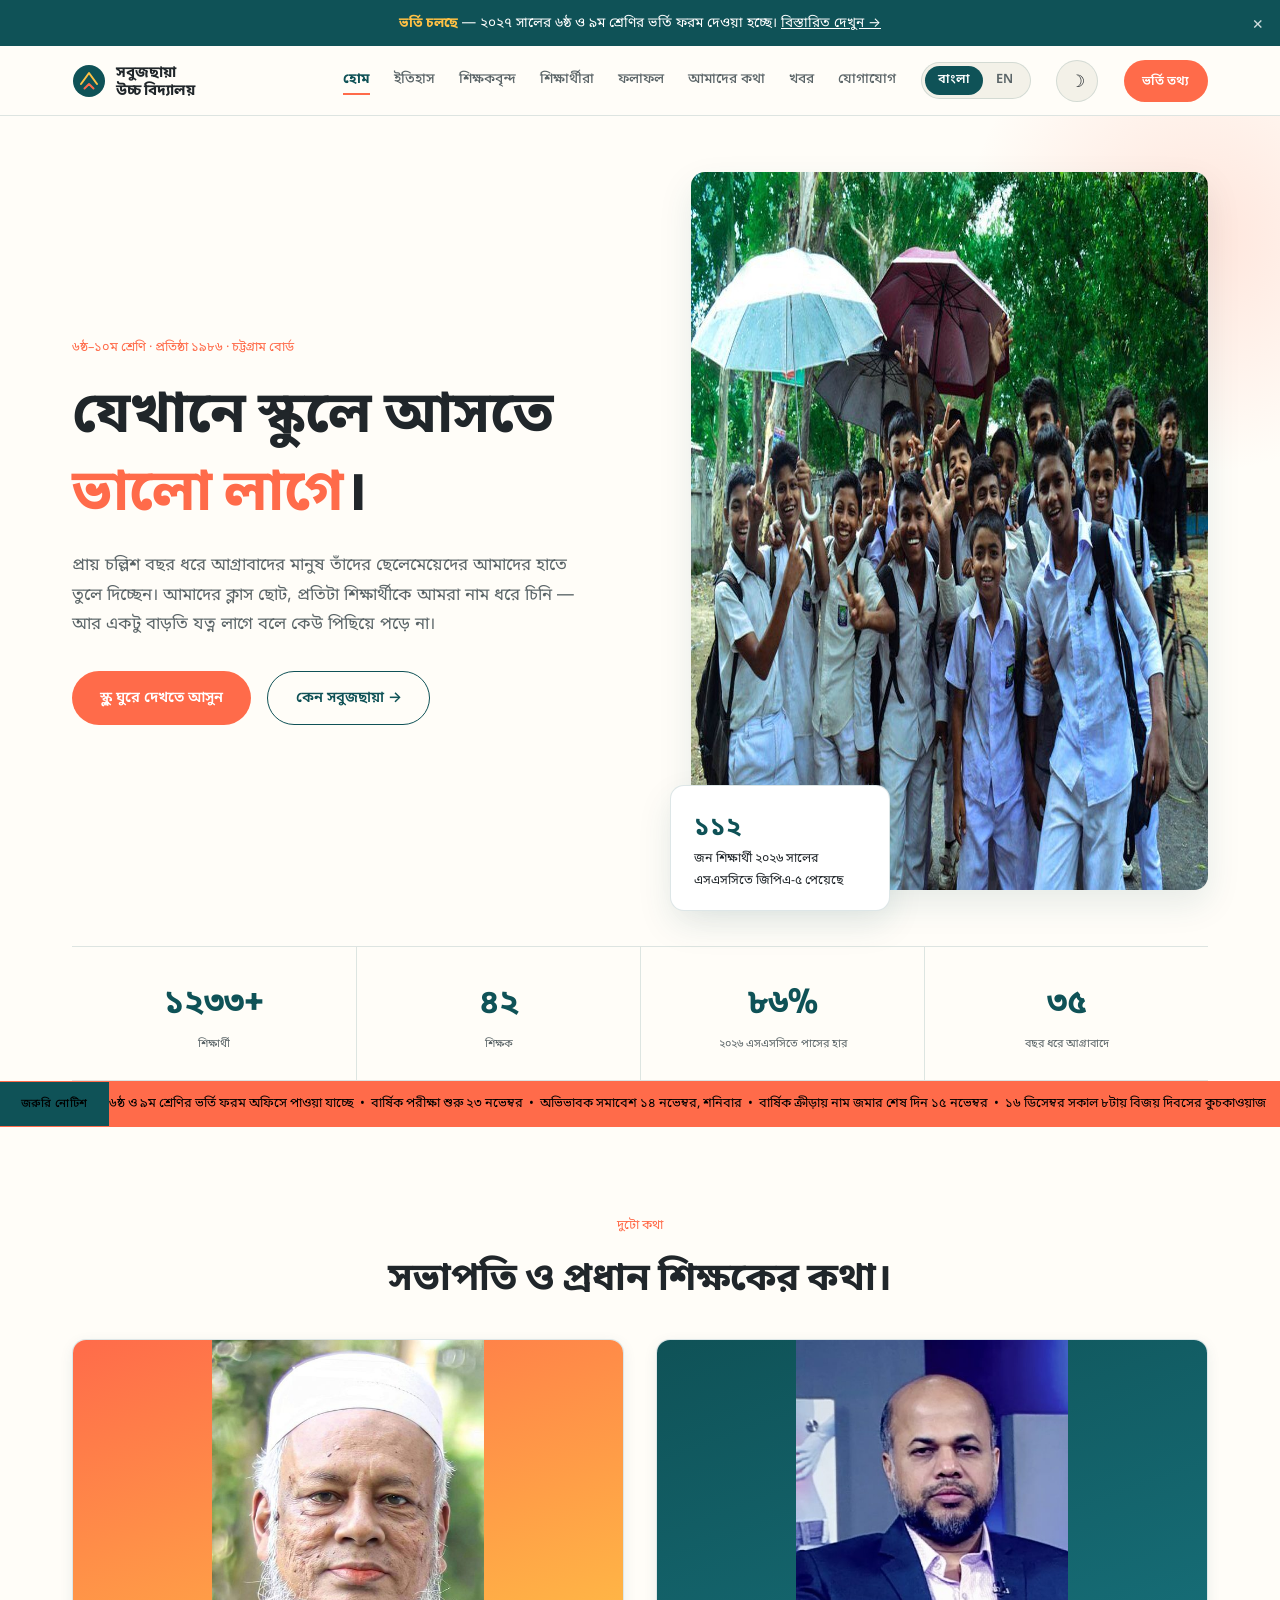
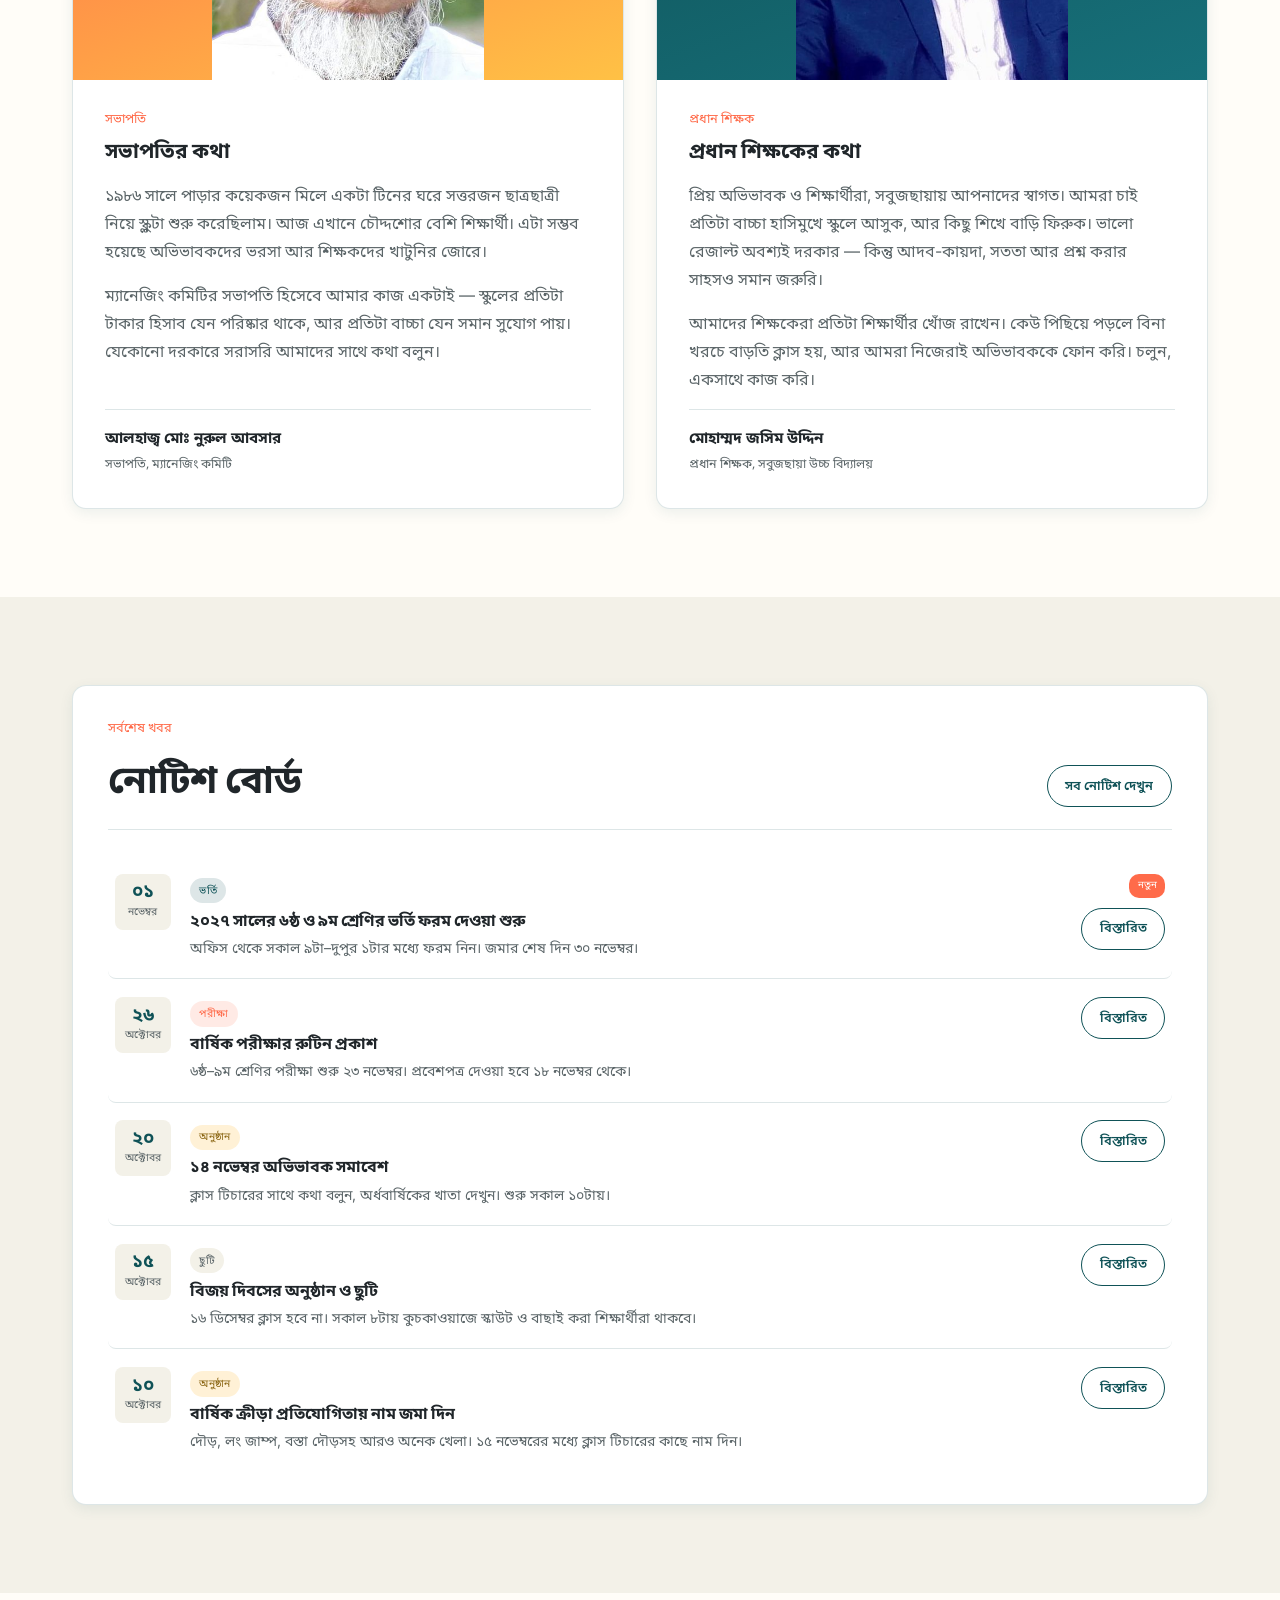
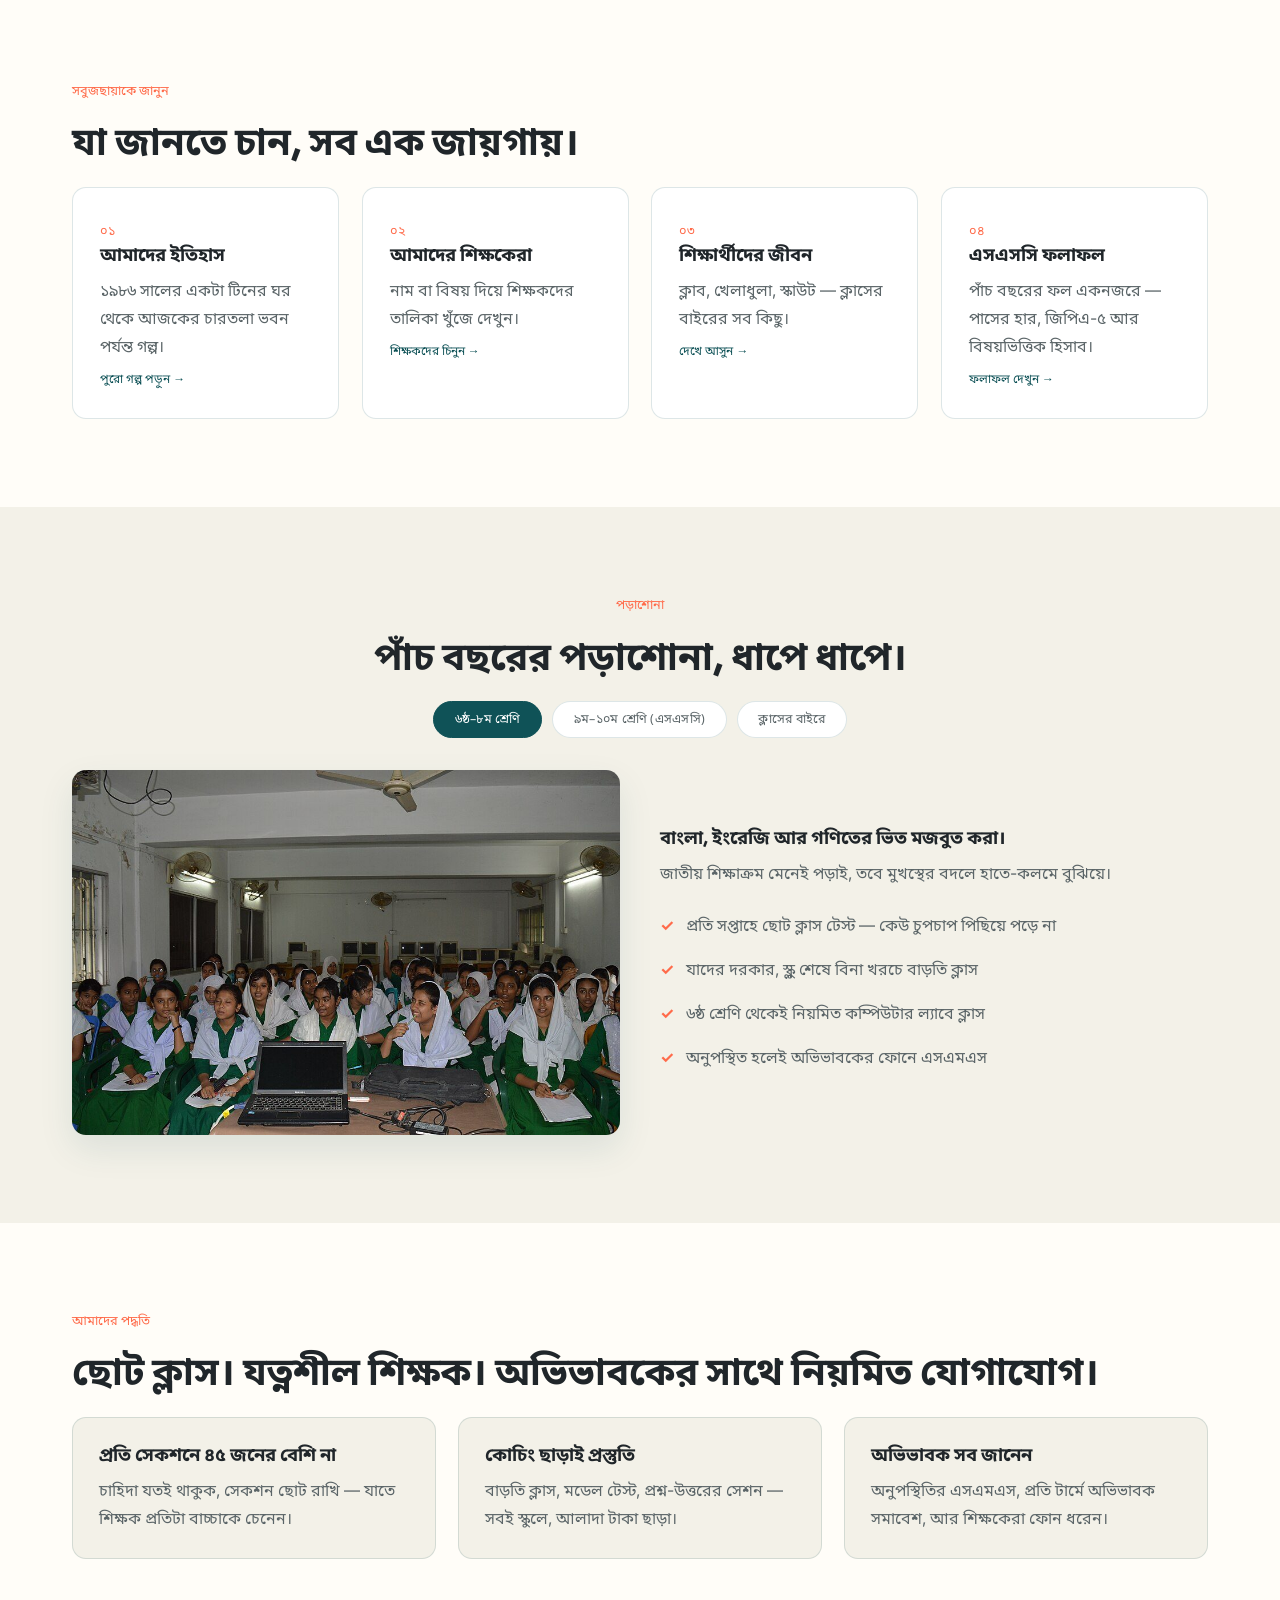
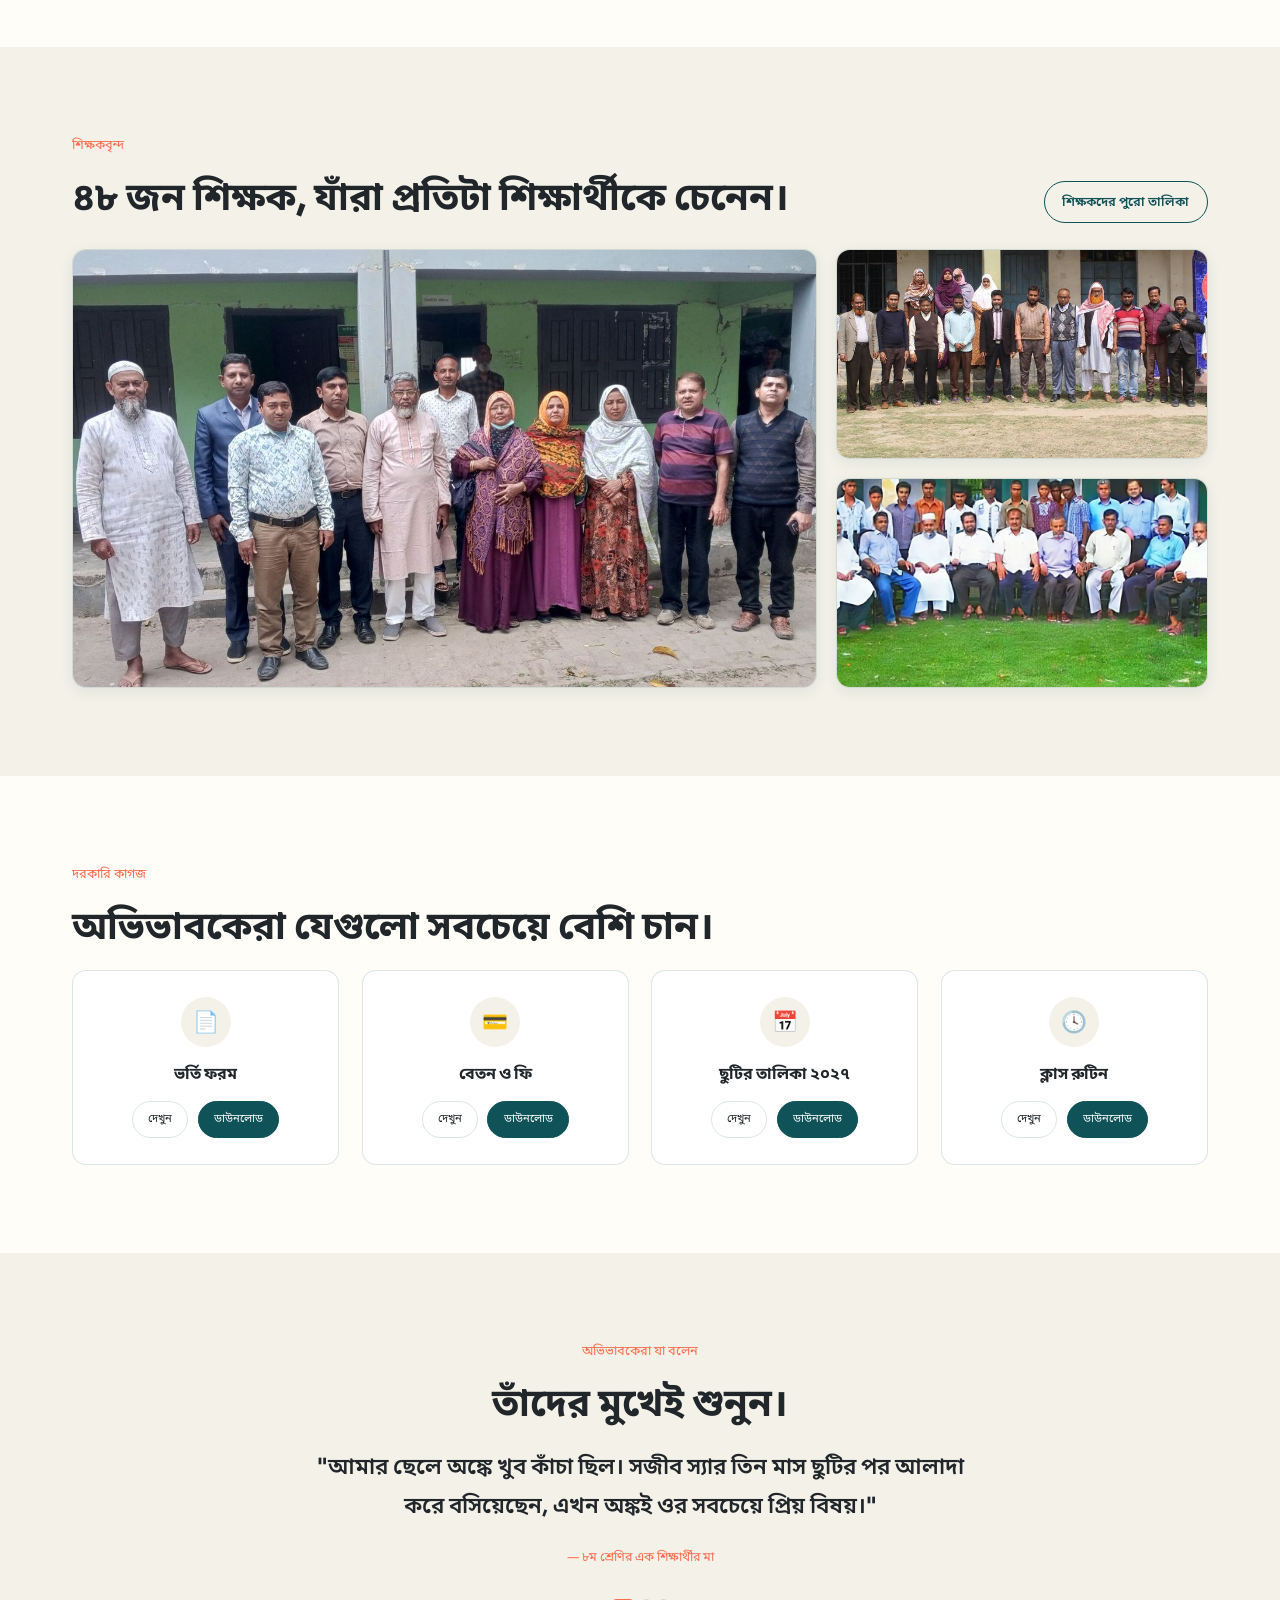
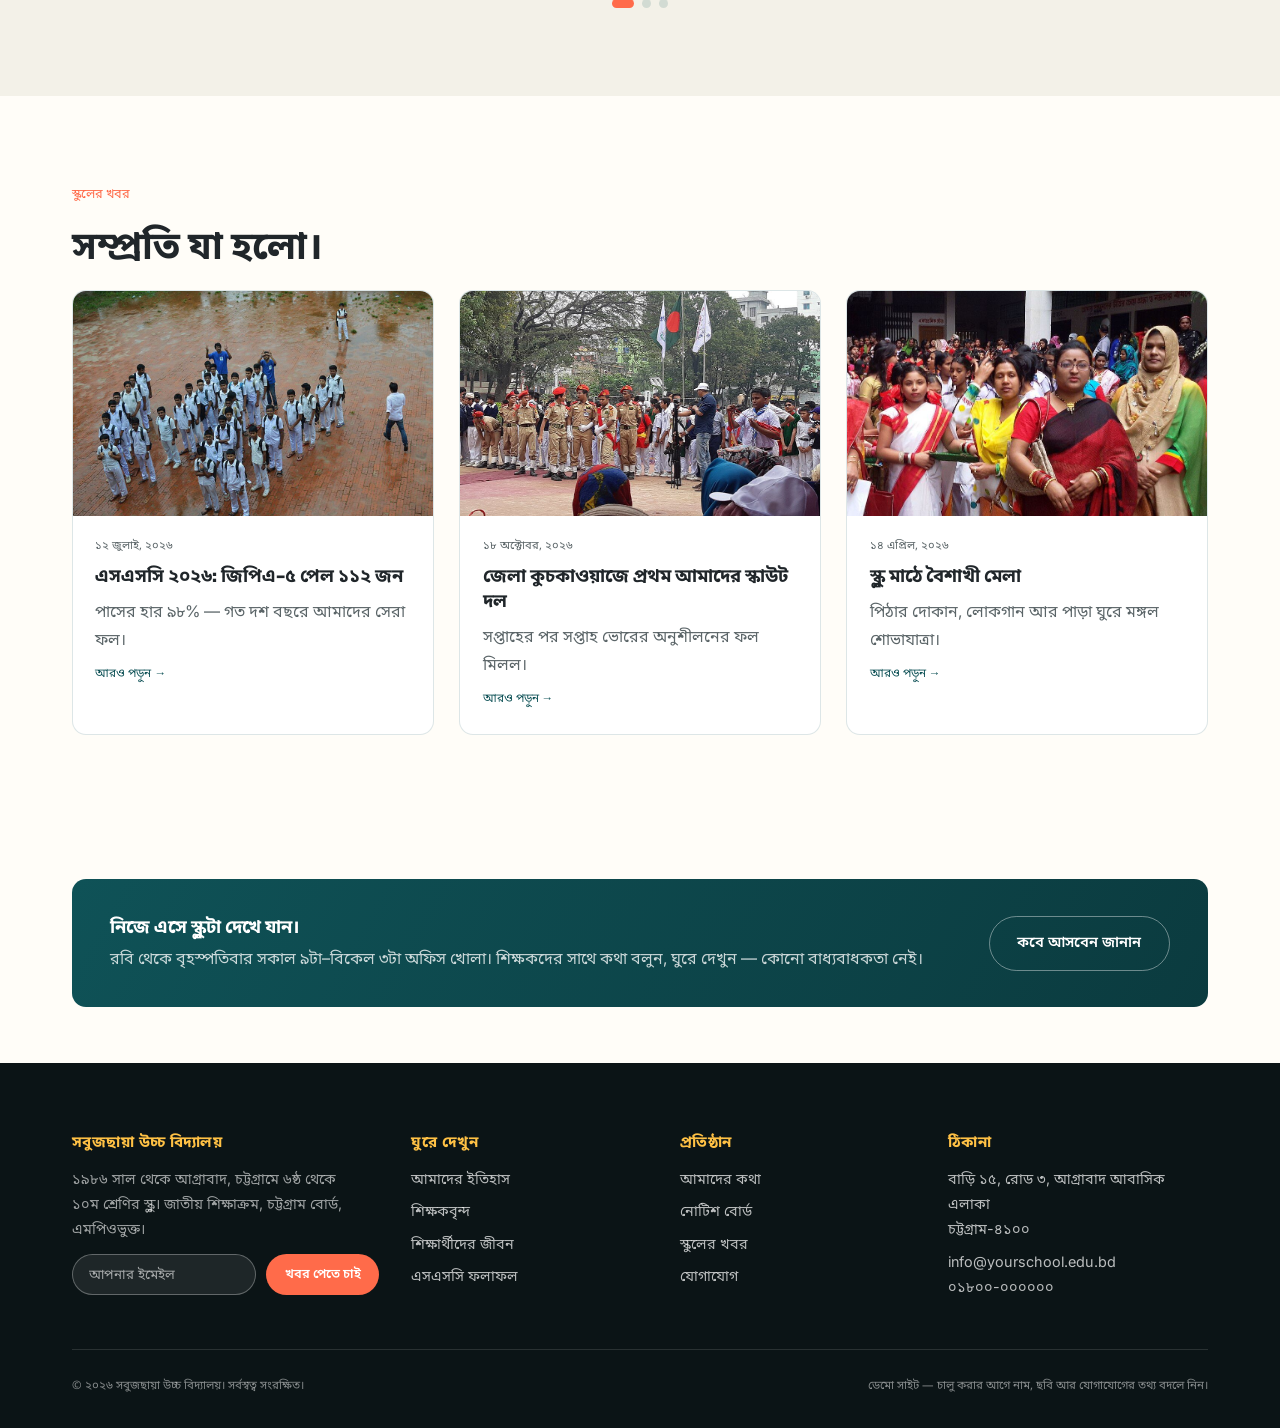
<file: index.html>
<!DOCTYPE html>
<html lang="bn">

<head>
  <meta charset="UTF-8">
  <meta name="viewport" content="width=device-width, initial-scale=1.0">
  <script>try{if(localStorage.getItem("site-lang")==="en"){document.documentElement.lang="en";document.documentElement.classList.add("lang-pending");}}catch(e){}</script>
  <title data-en="Sobujchhaya High School — Agrabad, Chattogram">সবুজছায়া উচ্চ বিদ্যালয় — আগ্রাবাদ, চট্টগ্রাম</title>
  <script>(function () {try {var t = localStorage.getItem('bl-theme'); if (t === 'dark') document.documentElement.setAttribute('data-theme', 'dark');} catch (e) { } })();</script>
  <link rel="preconnect" href="https://fonts.googleapis.com">
  <link rel="preconnect" href="https://fonts.gstatic.com" crossorigin>
  <link
    href="https://fonts.googleapis.com/css2?family=Sora:wght@600;700;800&family=Inter:wght@400;500;600&family=JetBrains+Mono:wght@500&family=Noto+Sans+Bengali:wght@400;500;600;700&display=swap"
    rel="stylesheet">
  <link rel="stylesheet" href="style.css">
</head>

<body>

  <div class="notice-bar">
    <span data-en="&lt;strong&gt;Admissions open&lt;/strong&gt; — forms for Class 6 and Class 9 (2027 session) are now available. &lt;a href=&quot;notice-details.html#admission-2027&quot; style=&quot;text-decoration:underline;&quot;&gt;See details →&lt;/a&gt;"><strong>ভর্তি চলছে</strong> — ২০২৭ সালের ৬ষ্ঠ ও ৯ম শ্রেণির ভর্তি ফরম দেওয়া হচ্ছে। <a href="notice-details.html#admission-2027"
        style="text-decoration:underline;">বিস্তারিত দেখুন →</a></span>
    <button class="notice-close" aria-label="বার্তাটা বন্ধ করুন" data-en-aria-label="Close this message">&times;</button>
  </div>

  <header class="site-header">
    <div class="header-inner">
      <a href="index.html" class="brand">
        <svg width="34" height="34" viewBox="0 0 34 34" fill="none" xmlns="http://www.w3.org/2000/svg" aria-hidden="true">
          <circle cx="17" cy="17" r="16" fill="#0F5257" />
          <path d="M9 20L17 9L25 20" stroke="#FFC145" stroke-width="2" stroke-linecap="round" stroke-linejoin="round" />
          <path d="M12.5 24.5L17 20L21.5 24.5" stroke="#FF6B4A" stroke-width="2" stroke-linecap="round"
            stroke-linejoin="round" />
        </svg>
        <span class="brand-name" data-en="Sobujchhaya&lt;br&gt;High School">সবুজছায়া<br>উচ্চ বিদ্যালয়</span>
      </a>
      <button class="nav-toggle" aria-label="মেনু খুলুন/বন্ধ করুন" data-en-aria-label="Open/close menu"><span></span></button>
      <nav class="main-nav">
        <a href="index.html" class="active" data-en="Home">হোম</a>
        <a href="history.html" data-en="History">ইতিহাস</a>
        <a href="teachers.html" data-en="Teachers">শিক্ষকবৃন্দ</a>
        <a href="students.html" data-en="Students">শিক্ষার্থীরা</a>
        <a href="results.html" data-en="Results">ফলাফল</a>
        <a href="about.html" data-en="About">আমাদের কথা</a>
        <a href="blog.html" data-en="News">খবর</a>
        <a href="contact.html" data-en="Contact">যোগাযোগ</a>
      </nav>
      <div class="lang-switch" role="group" aria-label="ভাষা বেছে নিন" data-en-aria-label="Choose language">
        <button type="button" data-lang="bn" lang="bn" aria-pressed="true">বাংলা</button>
        <button type="button" data-lang="en" lang="en" aria-pressed="false">EN</button>
      </div>
      <button class="theme-toggle" aria-label="ডার্ক মোড চালু/বন্ধ" data-en-aria-label="Toggle dark mode">
        <span class="icon-light">&#9789;</span>
        <span class="icon-dark">&#9728;</span>
      </button>
      <a href="contact.html" class="btn btn-primary btn-sm header-cta" data-en="Admissions">ভর্তি তথ্য</a>
    </div>
  </header>

  <main>

    <!-- HERO -->
    <section class="hero">
      <div class="hero-blob"></div>
      <div class="wrap hero-grid">
        <div class="reveal in-view">
          <span class="eyebrow" data-en="Class 6–10 &amp;middot; Since 1986 &amp;middot; Chattogram Board">৬ষ্ঠ–১০ম শ্রেণি &middot; প্রতিষ্ঠা ১৯৮৬ &middot; চট্টগ্রাম বোর্ড</span>
          <h1 data-en="Where children learn to &lt;em&gt;love&lt;/em&gt; school.">যেখানে স্কুলে আসতে <em>ভালো লাগে</em>।</h1>
          <p class="hero-copy" data-en="For almost forty years, Agrabad families have trusted us with their children. We keep classes small, know every student by name, and make sure no one is left behind just because they need a little extra help.">প্রায় চল্লিশ বছর ধরে আগ্রাবাদের মানুষ তাঁদের ছেলেমেয়েদের আমাদের হাতে তুলে দিচ্ছেন। আমাদের ক্লাস ছোট, প্রতিটা শিক্ষার্থীকে আমরা নাম ধরে চিনি — আর একটু বাড়তি যত্ন লাগে বলে কেউ পিছিয়ে পড়ে না।</p>
          <div class="hero-actions">
            <a href="contact.html" class="btn btn-primary" data-en="Visit the school">স্কুল ঘুরে দেখতে আসুন</a>
            <a href="about.html" class="btn btn-ghost" data-en="Why Sobujchhaya →">কেন সবুজছায়া →</a>
          </div>
        </div>
        <div class="hero-media reveal in-view">
          <img src="images/hero.jpg" alt="ছাতা হাতে হাসিমুখে স্কুলের ছাত্ররা" data-en-alt="Smiling students with umbrellas on their way to school" width="960" height="718">
          <div class="hero-float-card">
            <strong data-en="112">১১২</strong>
            <span data-en="students got GPA-5 in SSC 2026">জন শিক্ষার্থী ২০২৬ সালের এসএসসিতে জিপিএ-৫ পেয়েছে</span>
          </div>
        </div>
      </div>
      <div class="wrap">
        <div class="stats-bar">
          <div class="stat"><span class="stat-num" data-count="1400" data-suffix="+">০</span><span
              class="stat-label" data-en="Students">শিক্ষার্থী</span></div>
          <div class="stat"><span class="stat-num" data-count="48">০</span><span class="stat-label" data-en="Teachers">শিক্ষক</span></div>
          <div class="stat"><span class="stat-num" data-count="98" data-suffix="%">০</span><span
              class="stat-label" data-en="SSC pass rate, 2026">২০২৬ এসএসসিতে পাসের হার</span></div>
          <div class="stat"><span class="stat-num" data-count="40">০</span><span class="stat-label" data-en="Years in Agrabad">বছর ধরে আগ্রাবাদে</span>
          </div>
        </div>
      </div>
    </section>

    <!-- URGENT ANNOUNCEMENT TICKER -->
    <section class="announcement-bar">
      <span class="announcement-label" data-en="Notice">জরুরি নোটিশ</span>
      <div class="marquee">
        <div class="marquee-track">
          <span data-en="Class 6 and 9 admission forms are available from the office &amp;nbsp;•&amp;nbsp; Annual exams start 23 November &amp;nbsp;•&amp;nbsp; Guardians' meeting on Saturday, 14 November &amp;nbsp;•&amp;nbsp; Sports day entries close 15 November &amp;nbsp;•&amp;nbsp; Victory Day parade on 16 December, 8 am">৬ষ্ঠ ও ৯ম শ্রেণির ভর্তি ফরম অফিসে পাওয়া যাচ্ছে &nbsp;•&nbsp; বার্ষিক পরীক্ষা শুরু ২৩ নভেম্বর &nbsp;•&nbsp; অভিভাবক সমাবেশ ১৪ নভেম্বর, শনিবার &nbsp;•&nbsp; বার্ষিক ক্রীড়ায় নাম জমার শেষ দিন ১৫ নভেম্বর &nbsp;•&nbsp; ১৬ ডিসেম্বর সকাল ৮টায় বিজয় দিবসের কুচকাওয়াজ</span>
          <span aria-hidden="true" data-en="Class 6 and 9 admission forms are available from the office &amp;nbsp;•&amp;nbsp; Annual exams start 23 November &amp;nbsp;•&amp;nbsp; Guardians' meeting on Saturday, 14 November &amp;nbsp;•&amp;nbsp; Sports day entries close 15 November &amp;nbsp;•&amp;nbsp; Victory Day parade on 16 December, 8 am">৬ষ্ঠ ও ৯ম শ্রেণির ভর্তি ফরম অফিসে পাওয়া যাচ্ছে &nbsp;•&nbsp; বার্ষিক পরীক্ষা শুরু ২৩ নভেম্বর &nbsp;•&nbsp; অভিভাবক সমাবেশ ১৪ নভেম্বর, শনিবার &nbsp;•&nbsp; বার্ষিক ক্রীড়ায় নাম জমার শেষ দিন ১৫ নভেম্বর &nbsp;•&nbsp; ১৬ ডিসেম্বর সকাল ৮টায় বিজয় দিবসের কুচকাওয়াজ</span>
        </div>
      </div>
    </section>

    <!-- LEADERSHIP MESSAGES -->
    <section class="section" id="messages">
      <div class="wrap">
        <span class="eyebrow center" data-en="A word from us">দুটো কথা</span>
        <h2 class="center" data-en="From our chairman and headmaster.">সভাপতি ও প্রধান শিক্ষকের কথা।</h2>
        <div class="message-grid reveal">

          <div class="message-card">
            <div class="message-photo message-photo-warm">
              <img src="images/people/sobhapoti.jpg" alt="আলহাজ্ব মোঃ নুরুল আবসার" data-en-alt="Alhaj Md. Nurul Absar" width="480" height="600" loading="lazy">
            </div>
            <div class="message-body">
              <span class="message-role" data-en="Chairman">সভাপতি</span>
              <h3 data-en="From the chairman">সভাপতির কথা</h3>
              <p data-en="In 1986, a few of us in the neighbourhood started this school in a tin-roofed room with seventy students. Today it has more than fourteen hundred. That happened because guardians trusted us and teachers gave their all.">১৯৮৬ সালে পাড়ার কয়েকজন মিলে একটা টিনের ঘরে সত্তরজন ছাত্রছাত্রী নিয়ে স্কুলটা শুরু করেছিলাম। আজ এখানে চৌদ্দশোর বেশি শিক্ষার্থী। এটা সম্ভব হয়েছে অভিভাবকদের ভরসা আর শিক্ষকদের খাটুনির জোরে।</p>
              <p data-en="As chairman of the managing committee, I make sure the school's money is spent openly and every child gets the same chance. My door is open — come and talk to us any time.">ম্যানেজিং কমিটির সভাপতি হিসেবে আমার কাজ একটাই — স্কুলের প্রতিটা টাকার হিসাব যেন পরিষ্কার থাকে, আর প্রতিটা বাচ্চা যেন সমান সুযোগ পায়। যেকোনো দরকারে সরাসরি আমাদের সাথে কথা বলুন।</p>
              <div class="message-sign">
                <strong data-en="Alhaj Md. Nurul Absar">আলহাজ্ব মোঃ নুরুল আবসার</strong>
                <span data-en="Chairman, Managing Committee">সভাপতি, ম্যানেজিং কমিটি</span>
              </div>
            </div>
          </div>

          <div class="message-card">
            <div class="message-photo message-photo-teal">
              <img src="images/people/headmaster.jpg" alt="মোহাম্মদ জসিম উদ্দিন" data-en-alt="Mohammad Jashim Uddin" width="480" height="600" loading="lazy">
            </div>
            <div class="message-body">
              <span class="message-role" data-en="Headmaster">প্রধান শিক্ষক</span>
              <h3 data-en="From the headmaster">প্রধান শিক্ষকের কথা</h3>
              <p data-en="Dear guardians and students, welcome. We want every child to come to school happy and go home having learned something. Good results matter — but so do manners, honesty and the courage to ask questions.">প্রিয় অভিভাবক ও শিক্ষার্থীরা, সবুজছায়ায় আপনাদের স্বাগত। আমরা চাই প্রতিটা বাচ্চা হাসিমুখে স্কুলে আসুক, আর কিছু শিখে বাড়ি ফিরুক। ভালো রেজাল্ট অবশ্যই দরকার — কিন্তু আদব-কায়দা, সততা আর প্রশ্ন করার সাহসও সমান জরুরি।</p>
              <p data-en="Our teachers keep an eye on every student. If someone falls behind, we run free extra classes and call the guardian ourselves. Let's work together.">আমাদের শিক্ষকেরা প্রতিটা শিক্ষার্থীর খোঁজ রাখেন। কেউ পিছিয়ে পড়লে বিনা খরচে বাড়তি ক্লাস হয়, আর আমরা নিজেরাই অভিভাবককে ফোন করি। চলুন, একসাথে কাজ করি।</p>
              <div class="message-sign">
                <strong data-en="Mohammad Jashim Uddin">মোহাম্মদ জসিম উদ্দিন</strong>
                <span data-en="Headmaster, Sobujchhaya High School">প্রধান শিক্ষক, সবুজছায়া উচ্চ বিদ্যালয়</span>
              </div>
            </div>
          </div>

        </div>
      </div>
    </section>

    <!-- NOTICE BOARD -->
    <section class="section alt" id="notice-board">
      <div class="wrap">
        <div class="notice-board reveal">
          <div class="notice-board-head">
            <div>
              <span class="eyebrow" data-en="Latest updates">সর্বশেষ খবর</span>
              <h2 data-en="Notice board">নোটিশ বোর্ড</h2>
            </div>
            <a href="notice-details.html" class="btn btn-ghost btn-sm" data-en="All notices">সব নোটিশ দেখুন</a>
          </div>
          <ul class="notice-list">

            <li class="notice-item">
              <div class="notice-date"><span class="notice-day" data-en="01">০১</span><span class="notice-month" data-en="Nov">নভেম্বর</span></div>
              <div class="notice-body">
                <span class="notice-tag notice-tag-admissions" data-en="Admissions">ভর্তি</span>
                <h3 data-en="2027 admission forms for Class 6 and 9 are out">২০২৭ সালের ৬ষ্ঠ ও ৯ম শ্রেণির ভর্তি ফরম দেওয়া শুরু</h3>
                <p data-en="Collect forms from the office, 9 am–1 pm. Last day to submit: 30 November.">অফিস থেকে সকাল ৯টা–দুপুর ১টার মধ্যে ফরম নিন। জমার শেষ দিন ৩০ নভেম্বর।</p>
              </div>
              <div class="notice-actions">
                <span class="notice-new" data-en="New">নতুন</span>
                <a href="notice-details.html#admission-2027" class="btn btn-ghost btn-sm" data-en="Details">বিস্তারিত</a>
              </div>
            </li>

            <li class="notice-item">
              <div class="notice-date"><span class="notice-day" data-en="26">২৬</span><span class="notice-month" data-en="Oct">অক্টোবর</span></div>
              <div class="notice-body">
                <span class="notice-tag notice-tag-academics" data-en="Exams">পরীক্ষা</span>
                <h3 data-en="Annual exam routine published">বার্ষিক পরীক্ষার রুটিন প্রকাশ</h3>
                <p data-en="Exams for Classes 6–9 begin on 23 November. Admit cards from 18 November.">৬ষ্ঠ–৯ম শ্রেণির পরীক্ষা শুরু ২৩ নভেম্বর। প্রবেশপত্র দেওয়া হবে ১৮ নভেম্বর থেকে।</p>
              </div>
              <div class="notice-actions">
                <a href="notice-details.html#annual-exam" class="btn btn-ghost btn-sm" data-en="Details">বিস্তারিত</a>
              </div>
            </li>

            <li class="notice-item">
              <div class="notice-date"><span class="notice-day" data-en="20">২০</span><span class="notice-month" data-en="Oct">অক্টোবর</span></div>
              <div class="notice-body">
                <span class="notice-tag notice-tag-events" data-en="Event">অনুষ্ঠান</span>
                <h3 data-en="Guardians' meeting on 14 November">১৪ নভেম্বর অভিভাবক সমাবেশ</h3>
                <p data-en="Meet your child's class teacher and see the half-yearly results. Starts at 10 am.">ক্লাস টিচারের সাথে কথা বলুন, অর্ধবার্ষিকের খাতা দেখুন। শুরু সকাল ১০টায়।</p>
              </div>
              <div class="notice-actions">
                <a href="notice-details.html#guardian-meeting" class="btn btn-ghost btn-sm" data-en="Details">বিস্তারিত</a>
              </div>
            </li>

            <li class="notice-item">
              <div class="notice-date"><span class="notice-day" data-en="15">১৫</span><span class="notice-month" data-en="Oct">অক্টোবর</span></div>
              <div class="notice-body">
                <span class="notice-tag notice-tag-holiday" data-en="Holiday">ছুটি</span>
                <h3 data-en="Victory Day programme and holiday">বিজয় দিবসের অনুষ্ঠান ও ছুটি</h3>
                <p data-en="No classes on 16 December. Scouts and selected students join the parade at 8 am.">১৬ ডিসেম্বর ক্লাস হবে না। সকাল ৮টায় কুচকাওয়াজে স্কাউট ও বাছাই করা শিক্ষার্থীরা থাকবে।</p>
              </div>
              <div class="notice-actions">
                <a href="notice-details.html#victory-day" class="btn btn-ghost btn-sm" data-en="Details">বিস্তারিত</a>
              </div>
            </li>

            <li class="notice-item">
              <div class="notice-date"><span class="notice-day" data-en="10">১০</span><span class="notice-month" data-en="Oct">অক্টোবর</span></div>
              <div class="notice-body">
                <span class="notice-tag notice-tag-events" data-en="Event">অনুষ্ঠান</span>
                <h3 data-en="Sports day: submit your names">বার্ষিক ক্রীড়া প্রতিযোগিতায় নাম জমা দিন</h3>
                <p data-en="Running, long jump, sack race and more. Give your name to the class teacher by 15 November.">দৌড়, লং জাম্প, বস্তা দৌড়সহ আরও অনেক খেলা। ১৫ নভেম্বরের মধ্যে ক্লাস টিচারের কাছে নাম দিন।</p>
              </div>
              <div class="notice-actions">
                <a href="notice-details.html#sports-day" class="btn btn-ghost btn-sm" data-en="Details">বিস্তারিত</a>
              </div>
            </li>

          </ul>
        </div>
      </div>
    </section>

    <!-- EXPLORE -->
    <section class="section">
      <div class="wrap">
        <span class="eyebrow" data-en="Get to know Sobujchhaya">সবুজছায়াকে জানুন</span>
        <h2 data-en="Everything you need to know, in one place.">যা জানতে চান, সব এক জায়গায়।</h2>
        <div class="card-grid reveal">
          <div class="link-card">
            <span class="card-index" data-en="01">০১</span>
            <h3 data-en="Our history">আমাদের ইতিহাস</h3>
            <p data-en="From one tin-roofed room in 1986 to a four-storey building today.">১৯৮৬ সালের একটা টিনের ঘর থেকে আজকের চারতলা ভবন পর্যন্ত গল্প।</p>
            <a class="more" href="history.html" data-en="Read the story →">পুরো গল্প পড়ুন →</a>
          </div>
          <div class="link-card">
            <span class="card-index" data-en="02">০২</span>
            <h3 data-en="Our teachers">আমাদের শিক্ষকেরা</h3>
            <p data-en="Search the teacher list by name or subject.">নাম বা বিষয় দিয়ে শিক্ষকদের তালিকা খুঁজে দেখুন।</p>
            <a class="more" href="teachers.html" data-en="Meet the teachers →">শিক্ষকদের চিনুন →</a>
          </div>
          <div class="link-card">
            <span class="card-index" data-en="03">০৩</span>
            <h3 data-en="Student life">শিক্ষার্থীদের জীবন</h3>
            <p data-en="Clubs, sports, scouts and everything that happens outside the classroom.">ক্লাব, খেলাধুলা, স্কাউট — ক্লাসের বাইরের সব কিছু।</p>
            <a class="more" href="students.html" data-en="See student life →">দেখে আসুন →</a>
          </div>
          <div class="link-card">
            <span class="card-index" data-en="04">০৪</span>
            <h3 data-en="SSC results">এসএসসি ফলাফল</h3>
            <p data-en="Five years of results at a glance — pass rate, GPA-5 and subject-wise numbers.">পাঁচ বছরের ফল একনজরে — পাসের হার, জিপিএ-৫ আর বিষয়ভিত্তিক হিসাব।</p>
            <a class="more" href="results.html" data-en="See results →">ফলাফল দেখুন →</a>
          </div>
        </div>
      </div>
    </section>

    <!-- CURRICULUM TABS -->
    <section class="section alt">
      <div class="wrap">
        <span class="eyebrow center" data-en="How we teach">পড়াশোনা</span>
        <h2 class="center" data-en="Five years, taught step by step.">পাঁচ বছরের পড়াশোনা, ধাপে ধাপে।</h2>
        <div class="tab-bar reveal">
          <button class="tab-btn active" data-tab="junior" data-en="Class 6–8">৬ষ্ঠ–৮ম শ্রেণি</button>
          <button class="tab-btn" data-tab="ssc" data-en="Class 9–10 (SSC)">৯ম–১০ম শ্রেণি (এসএসসি)</button>
          <button class="tab-btn" data-tab="cocurricular" data-en="Beyond the classroom">ক্লাসের বাইরে</button>
        </div>

        <div class="tab-panel active" data-tab="junior">
          <div class="tab-content reveal">
            <img src="images/classroom-girls.jpg" alt="ক্লাসরুমে মনোযোগ দিয়ে শুনছে ছাত্রীরা" data-en-alt="Girls listening closely in a classroom" loading="lazy"
              style="border-radius: var(--radius); box-shadow: var(--shadow);">
            <div>
              <h3 data-en="Building strong basics in Bangla, English and maths.">বাংলা, ইংরেজি আর গণিতের ভিত মজবুত করা।</h3>
              <p data-en="We follow the national curriculum, with plenty of hands-on work so children understand instead of memorising.">জাতীয় শিক্ষাক্রম মেনেই পড়াই, তবে মুখস্থের বদলে হাতে-কলমে বুঝিয়ে।</p>
              <ul>
                <li data-en="Short class test every week, so no one falls behind quietly">প্রতি সপ্তাহে ছোট ক্লাস টেস্ট — কেউ চুপচাপ পিছিয়ে পড়ে না</li>
                <li data-en="Free remedial classes after school for students who need them">যাদের দরকার, স্কুল শেষে বিনা খরচে বাড়তি ক্লাস</li>
                <li data-en="Regular ICT lab classes from Class 6">৬ষ্ঠ শ্রেণি থেকেই নিয়মিত কম্পিউটার ল্যাবে ক্লাস</li>
                <li data-en="Guardians get an SMS for every absence">অনুপস্থিত হলেই অভিভাবকের ফোনে এসএমএস</li>
              </ul>
            </div>
          </div>
        </div>

        <div class="tab-panel" data-tab="ssc">
          <div class="tab-content reveal">
            <img src="images/school-field.jpg" alt="স্কুল ভবন আর সামনের মাঠ" data-en-alt="School building and front field" loading="lazy"
              style="border-radius: var(--radius); box-shadow: var(--shadow);">
            <div>
              <h3 data-en="Science, Business Studies or Humanities — with full SSC preparation.">বিজ্ঞান, ব্যবসায় শিক্ষা বা মানবিক — এসএসসির পুরো প্রস্তুতি।</h3>
              <p data-en="From Class 9, students choose a group. We prepare them for the board exam without anyone needing outside coaching.">নবম শ্রেণিতে শিক্ষার্থীরা বিভাগ বেছে নেয়। বাইরে কোচিং ছাড়াই যেন বোর্ড পরীক্ষার প্রস্তুতি হয়ে যায় — সেটাই আমাদের লক্ষ্য।</p>
              <ul>
                <li data-en="Three model tests before the SSC, marked like the board">এসএসসির আগে বোর্ডের নিয়মে তিনটা মডেল টেস্ট</li>
                <li data-en="Practical classes in the physics, chemistry and biology labs">পদার্থ, রসায়ন আর জীববিজ্ঞান ল্যাবে নিয়মিত প্র্যাকটিক্যাল</li>
                <li data-en="Special care batch for weaker students in Class 10">দশম শ্রেণিতে দুর্বলদের জন্য আলাদা 'বিশেষ যত্ন' ব্যাচ</li>
                <li data-en="Career guidance on choosing a college after SSC">এসএসসির পর কলেজ বাছাই নিয়ে পরামর্শ</li>
              </ul>
            </div>
          </div>
        </div>

        <div class="tab-panel" data-tab="cocurricular">
          <div class="tab-content reveal">
            <img src="images/girls-march.jpg" alt="বার্ষিক ক্রীড়ায় পতাকা হাতে কুচকাওয়াজ করছে ছাত্রীরা" data-en-alt="Girls marching with a flag on sports day" loading="lazy"
              style="border-radius: var(--radius); box-shadow: var(--shadow);">
            <div>
              <h3 data-en="Sports, scouts, debate and culture.">খেলাধুলা, স্কাউট, বিতর্ক আর সংস্কৃতি।</h3>
              <p data-en="Books aren't everything. Every student is part of at least one club or team.">শুধু বই নিয়ে বসে থাকলে চলে না। প্রতিটা শিক্ষার্থী অন্তত একটা ক্লাব বা দলে থাকে।</p>
              <ul>
                <li data-en="Scouts and Girl Guides with weekly meetings">স্কাউট আর গার্ল গাইড, প্রতি সপ্তাহে মিটিং</li>
                <li data-en="Debate, science and English clubs">বিতর্ক, বিজ্ঞান আর ইংলিশ ক্লাব</li>
                <li data-en="Annual sports day, cultural programme and study tour">বার্ষিক ক্রীড়া, সাংস্কৃতিক অনুষ্ঠান আর শিক্ষা সফর</li>
                <li data-en="Pohela Boishakh, Language Day and Victory Day celebrated together">পহেলা বৈশাখ, ভাষা দিবস, বিজয় দিবস — সবাই মিলে উদযাপন</li>
              </ul>
            </div>
          </div>
        </div>
      </div>
    </section>

    <!-- WHY US -->
    <section class="section">
      <div class="wrap">
        <span class="eyebrow" data-en="Our approach">আমাদের পদ্ধতি</span>
        <h2 data-en="Small classes. Caring teachers. Guardians in the loop.">ছোট ক্লাস। যত্নশীল শিক্ষক। অভিভাবকের সাথে নিয়মিত যোগাযোগ।</h2>
        <div class="card-grid cols-3 reveal">
          <div class="value-card">
            <h3 data-en="No more than 45 per section">প্রতি সেকশনে ৪৫ জনের বেশি না</h3>
            <p data-en="However high the demand, we keep sections small enough for teachers to know every child.">চাহিদা যতই থাকুক, সেকশন ছোট রাখি — যাতে শিক্ষক প্রতিটা বাচ্চাকে চেনেন।</p>
          </div>
          <div class="value-card">
            <h3 data-en="No need for outside coaching">কোচিং ছাড়াই প্রস্তুতি</h3>
            <p data-en="Extra classes, model tests and doubt-clearing sessions happen right here at school, at no extra cost.">বাড়তি ক্লাস, মডেল টেস্ট, প্রশ্ন-উত্তরের সেশন — সবই স্কুলে, আলাদা টাকা ছাড়া।</p>
          </div>
          <div class="value-card">
            <h3 data-en="Guardians always know">অভিভাবক সব জানেন</h3>
            <p data-en="Absence alerts by SMS, a guardians' meeting every term, and teachers who pick up the phone.">অনুপস্থিতির এসএমএস, প্রতি টার্মে অভিভাবক সমাবেশ, আর শিক্ষকেরা ফোন ধরেন।</p>
          </div>
        </div>
      </div>
    </section>

    <!-- TEACHERS TEASER -->
    <section class="section alt">
      <div class="wrap">
        <div class="staff-teaser-head">
          <div>
            <span class="eyebrow" data-en="Our teachers">শিক্ষকবৃন্দ</span>
            <h2 data-en="48 teachers who know every student.">৪৮ জন শিক্ষক, যাঁরা প্রতিটা শিক্ষার্থীকে চেনেন।</h2>
          </div>
          <a href="teachers.html" class="btn btn-ghost btn-sm" data-en="Full teacher list">শিক্ষকদের পুরো তালিকা</a>
        </div>
        <div class="staff-collage">
          <figure class="staff-collage-main">
            <img src="images/teachers-group.jpg" alt="শিক্ষকদের একসাথে তোলা ছবি" data-en-alt="Teachers group photo" loading="lazy">
          </figure>
          <figure>
            <img src="images/teachers-group-2.jpg" alt="শিক্ষকদের আরেকটা দলীয় ছবি" data-en-alt="Another teachers group photo" loading="lazy">
          </figure>
          <figure>
            <img src="images/teachers-students.jpg" alt="শিক্ষক ও শিক্ষার্থীদের পুরোনো দলীয় ছবি" data-en-alt="Old group photo of teachers and students" loading="lazy">
          </figure>
        </div>
      </div>
    </section>

    <!-- QUICK DOWNLOADS -->
    <section class="section">
      <div class="wrap">
        <span class="eyebrow" data-en="Quick links">দরকারি কাগজ</span>
        <h2 data-en="The forms guardians ask for most.">অভিভাবকেরা যেগুলো সবচেয়ে বেশি চান।</h2>
        <div class="info-grid reveal">
          <div class="info-card">
            <div class="info-icon">&#128196;</div>
            <h3 data-en="Admission form">ভর্তি ফরম</h3>
            <div class="info-actions">
              <a href="#" class="info-btn" data-en="View">দেখুন</a>
              <a href="#" class="info-btn info-btn-solid" data-en="Download">ডাউনলোড</a>
            </div>
          </div>
          <div class="info-card">
            <div class="info-icon">&#128179;</div>
            <h3 data-en="Tuition &amp; fees">বেতন ও ফি</h3>
            <div class="info-actions">
              <a href="#" class="info-btn" data-en="View">দেখুন</a>
              <a href="#" class="info-btn info-btn-solid" data-en="Download">ডাউনলোড</a>
            </div>
          </div>
          <div class="info-card">
            <div class="info-icon">&#128197;</div>
            <h3 data-en="Holiday list 2027">ছুটির তালিকা ২০২৭</h3>
            <div class="info-actions">
              <a href="#" class="info-btn" data-en="View">দেখুন</a>
              <a href="#" class="info-btn info-btn-solid" data-en="Download">ডাউনলোড</a>
            </div>
          </div>
          <div class="info-card">
            <div class="info-icon">&#128339;</div>
            <h3 data-en="Class routine">ক্লাস রুটিন</h3>
            <div class="info-actions">
              <a href="#" class="info-btn" data-en="View">দেখুন</a>
              <a href="#" class="info-btn info-btn-solid" data-en="Download">ডাউনলোড</a>
            </div>
          </div>
        </div>
      </div>
    </section>

    <!-- TESTIMONIAL SLIDER -->
    <section class="section alt">
      <div class="wrap">
        <span class="eyebrow center" data-en="What guardians say">অভিভাবকেরা যা বলেন</span>
        <h2 class="center" data-en="In their own words.">তাঁদের মুখেই শুনুন।</h2>
        <div class="testimonial-slider reveal">
          <div class="testimonial-track">
            <div class="testimonial-slides">
              <div class="testimonial-slide">
                <blockquote data-en="&quot;My son was weak in maths. Sajib Sir kept him back for extra classes for three months, and now maths is his favourite subject.&quot;">"আমার ছেলে অঙ্কে খুব কাঁচা ছিল। সজীব স্যার তিন মাস ছুটির পর আলাদা করে বসিয়েছেন, এখন অঙ্কই ওর সবচেয়ে প্রিয় বিষয়।"</blockquote>
                <cite data-en="— Guardian of a Class 8 student">— ৮ম শ্রেণির এক শিক্ষার্থীর মা</cite>
              </div>
              <div class="testimonial-slide">
                <blockquote data-en="&quot;The day my daughter missed school, I got an SMS before 10 am. That's when I knew they really keep an eye on the children.&quot;">"যেদিন মেয়ে স্কুলে যায়নি, সকাল ১০টার আগেই ফোনে এসএমএস চলে এসেছে। তখনই বুঝলাম, এরা সত্যিই বাচ্চাদের খেয়াল রাখে।"</blockquote>
                <cite data-en="— Guardian of a Class 6 student">— ৬ষ্ঠ শ্রেণির এক শিক্ষার্থীর বাবা</cite>
              </div>
              <div class="testimonial-slide">
                <blockquote data-en="&quot;No coaching at all, and he still got GPA-5 in the SSC. The teachers did everything at school.&quot;">"কোনো কোচিং ছাড়াই ছেলে এসএসসিতে জিপিএ-৫ পেয়েছে। যা করার, স্যার-ম্যাডামরা স্কুলেই করেছেন।"</blockquote>
                <cite data-en="— Guardian of an SSC 2026 candidate">— ২০২৬ সালের এক এসএসসি পরীক্ষার্থীর অভিভাবক</cite>
              </div>
            </div>
          </div>
          <div class="testimonial-dots"></div>
        </div>
      </div>
    </section>

    <!-- BLOG TEASER -->
    <section class="section">
      <div class="wrap">
        <span class="eyebrow" data-en="School news">স্কুলের খবর</span>
        <h2 data-en="What's been happening lately.">সম্প্রতি যা হলো।</h2>
        <div class="blog-grid reveal">
          <article class="blog-card">
            <img src="images/students-formation.jpg" alt="মাঠে সারি বেঁধে দাঁড়ানো ছাত্ররা" data-en-alt="Students lined up on the school ground" loading="lazy">
            <div class="blog-card-body">
              <span class="blog-date" data-en="12 July 2026">১২ জুলাই, ২০২৬</span>
              <h3 data-en="SSC 2026: 112 students get GPA-5">এসএসসি ২০২৬: জিপিএ-৫ পেল ১১২ জন</h3>
              <p data-en="A 98% pass rate — our best result in ten years.">পাসের হার ৯৮% — গত দশ বছরে আমাদের সেরা ফল।</p>
              <a class="more" href="blog.html" data-en="Read more →">আরও পড়ুন →</a>
            </div>
          </article>
          <article class="blog-card">
            <img src="images/scout-parade.jpg" alt="কুচকাওয়াজে স্কাউট দল" data-en-alt="Scouts at a parade" loading="lazy">
            <div class="blog-card-body">
              <span class="blog-date" data-en="18 October 2026">১৮ অক্টোবর, ২০২৬</span>
              <h3 data-en="Our scouts top the district parade">জেলা কুচকাওয়াজে প্রথম আমাদের স্কাউট দল</h3>
              <p data-en="Weeks of morning practice paid off.">সপ্তাহের পর সপ্তাহ ভোরের অনুশীলনের ফল মিলল।</p>
              <a class="more" href="blog.html" data-en="Read more →">আরও পড়ুন →</a>
            </div>
          </article>
          <article class="blog-card">
            <img src="images/pohela-boishakh.jpg" alt="পহেলা বৈশাখে শিক্ষার্থীদের আনন্দ" data-en-alt="Students celebrating Pohela Boishakh" loading="lazy">
            <div class="blog-card-body">
              <span class="blog-date" data-en="14 April 2026">১৪ এপ্রিল, ২০২৬</span>
              <h3 data-en="A Boishakhi fair on the school ground">স্কুল মাঠে বৈশাখী মেলা</h3>
              <p data-en="Pitha stalls, folk songs and a mangal shobhajatra around the block.">পিঠার দোকান, লোকগান আর পাড়া ঘুরে মঙ্গল শোভাযাত্রা।</p>
              <a class="more" href="blog.html" data-en="Read more →">আরও পড়ুন →</a>
            </div>
          </article>
        </div>
      </div>
    </section>

    <!-- CTA -->
    <section class="section tight">
      <div class="wrap">
        <div class="cta-banner reveal">
          <div>
            <h3 data-en="Come and see the school yourself.">নিজে এসে স্কুলটা দেখে যান।</h3>
            <p data-en="The office is open Sunday to Thursday, 9 am to 3 pm. Talk to the teachers, walk around — no obligation.">রবি থেকে বৃহস্পতিবার সকাল ৯টা–বিকেল ৩টা অফিস খোলা। শিক্ষকদের সাথে কথা বলুন, ঘুরে দেখুন — কোনো বাধ্যবাধকতা নেই।</p>
          </div>
          <a href="contact.html" class="btn btn-ghost-light" data-en="Plan a visit">কবে আসবেন জানান</a>
        </div>
      </div>
    </section>

  </main>

  <footer class="site-footer">
    <div class="wrap">
      <div class="footer-grid">
        <div class="footer-brand">
          <h4 data-en="Sobujchhaya High School">সবুজছায়া উচ্চ বিদ্যালয়</h4>
          <p data-en="A Class 6–10 high school in Agrabad, Chattogram, since 1986. National curriculum, Chattogram Board, MPO-listed.">১৯৮৬ সাল থেকে আগ্রাবাদ, চট্টগ্রামে ৬ষ্ঠ থেকে ১০ম শ্রেণির স্কুল। জাতীয় শিক্ষাক্রম, চট্টগ্রাম বোর্ড, এমপিওভুক্ত।</p>
          <form class="newsletter">
            <input type="email" placeholder="আপনার ইমেইল" data-en-placeholder="Your email address" required>
            <button type="submit" class="btn btn-primary btn-sm" data-en="Subscribe">খবর পেতে চাই</button>
          </form>
          <p class="newsletter-note form-note"></p>
        </div>
        <div>
          <h4 data-en="Explore">ঘুরে দেখুন</h4>
          <a href="history.html" data-en="Our history">আমাদের ইতিহাস</a>
          <a href="teachers.html" data-en="Our teachers">শিক্ষকবৃন্দ</a>
          <a href="students.html" data-en="Student life">শিক্ষার্থীদের জীবন</a>
          <a href="results.html" data-en="SSC results">এসএসসি ফলাফল</a>
        </div>
        <div>
          <h4 data-en="School">প্রতিষ্ঠান</h4>
          <a href="about.html" data-en="About us">আমাদের কথা</a>
          <a href="notice-details.html" data-en="Notice board">নোটিশ বোর্ড</a>
          <a href="blog.html" data-en="News">স্কুলের খবর</a>
          <a href="contact.html" data-en="Contact">যোগাযোগ</a>
        </div>
        <div>
          <h4 data-en="Address">ঠিকানা</h4>
          <p data-en="House 15, Road 3, Agrabad R/A&lt;br&gt;Chattogram-4100">বাড়ি ১৫, রোড ৩, আগ্রাবাদ আবাসিক এলাকা<br>চট্টগ্রাম-৪১০০</p>
          <p data-en="info@yourschool.edu.bd&lt;br&gt;01800-000000">info@yourschool.edu.bd<br>০১৮০০-০০০০০০</p>
        </div>
      </div>
      <div class="footer-bottom">
        <span data-en="© 2026 Sobujchhaya High School. All rights reserved.">© ২০২৬ সবুজছায়া উচ্চ বিদ্যালয়। সর্বস্বত্ব সংরক্ষিত।</span>
        <span data-en="Demo site — replace the names, photos and contact details before going live.">ডেমো সাইট — চালু করার আগে নাম, ছবি আর যোগাযোগের তথ্য বদলে নিন।</span>
      </div>
    </div>
  </footer>
  <button id="back-to-top" class="back-to-top" aria-label="উপরে যান" data-en-aria-label="Back to top">&#8593;</button>
  <script src="script.js"></script>
</body>

</html>
</file>
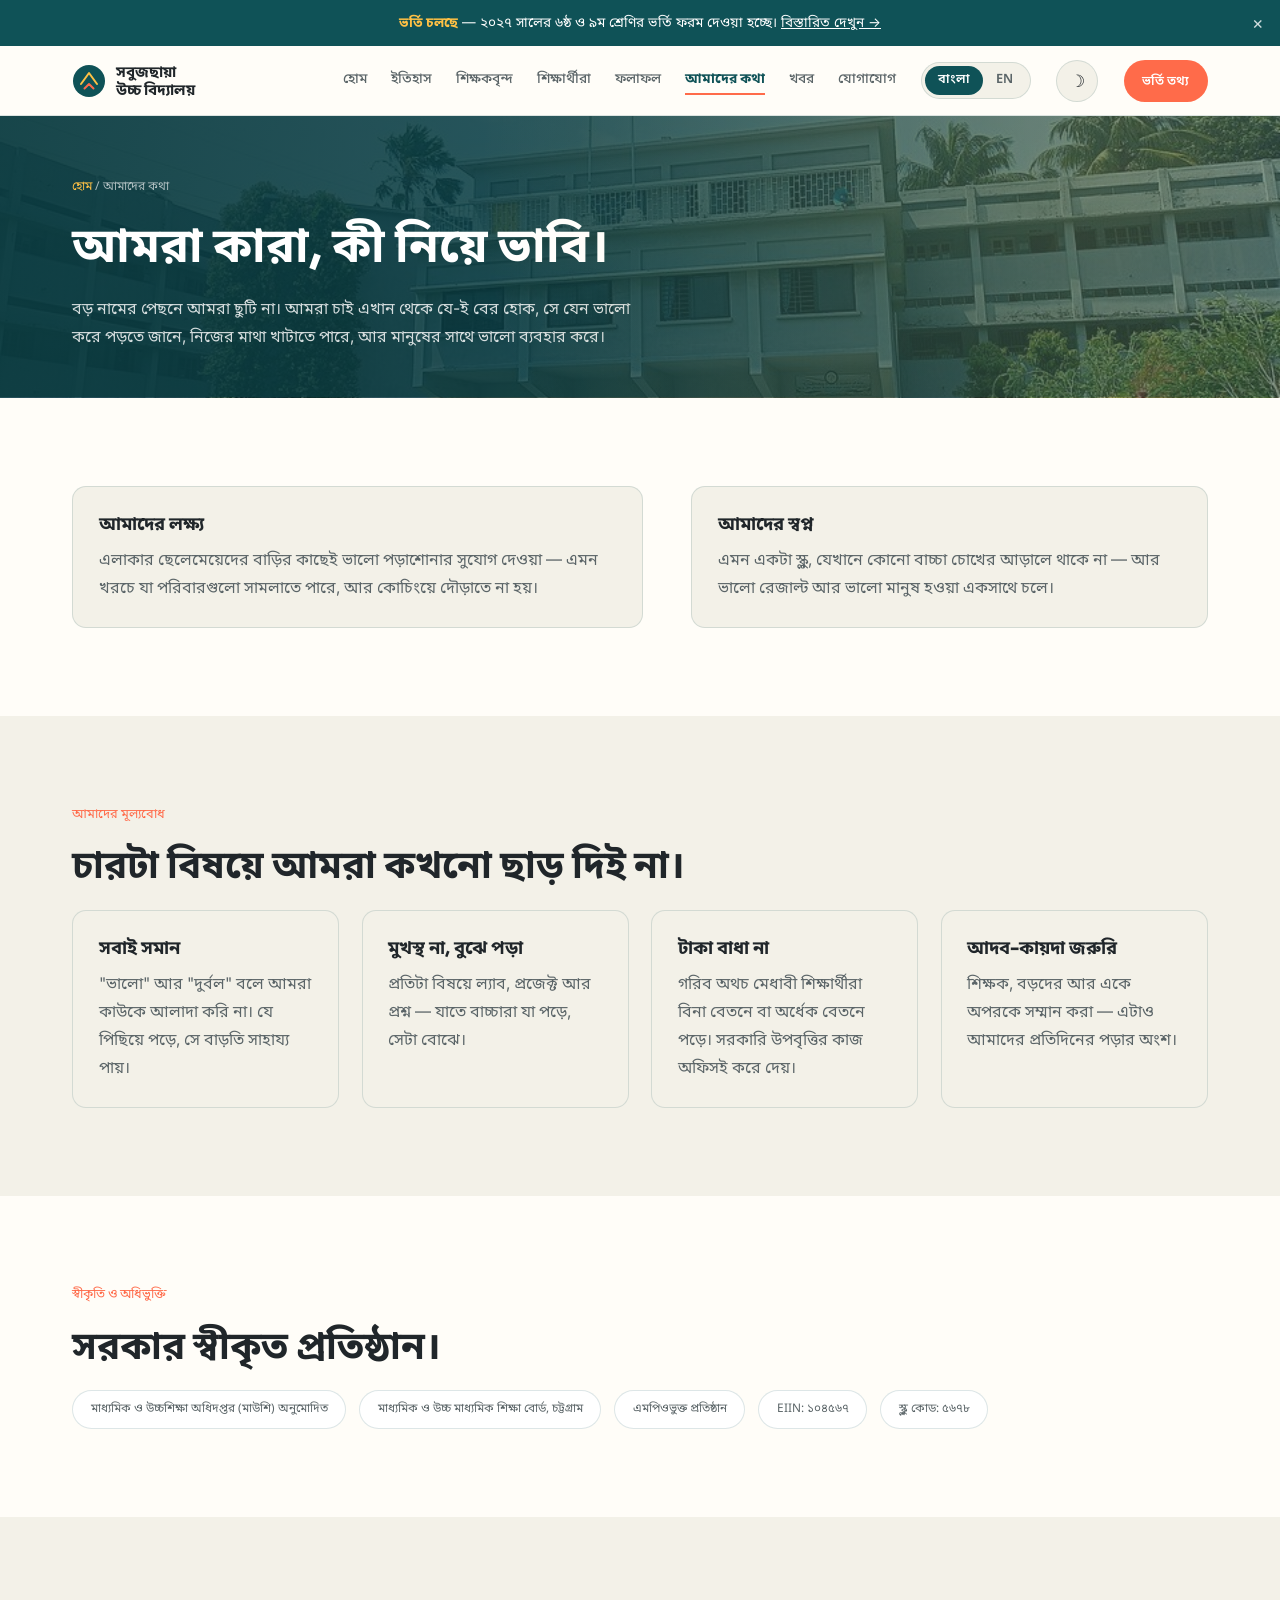
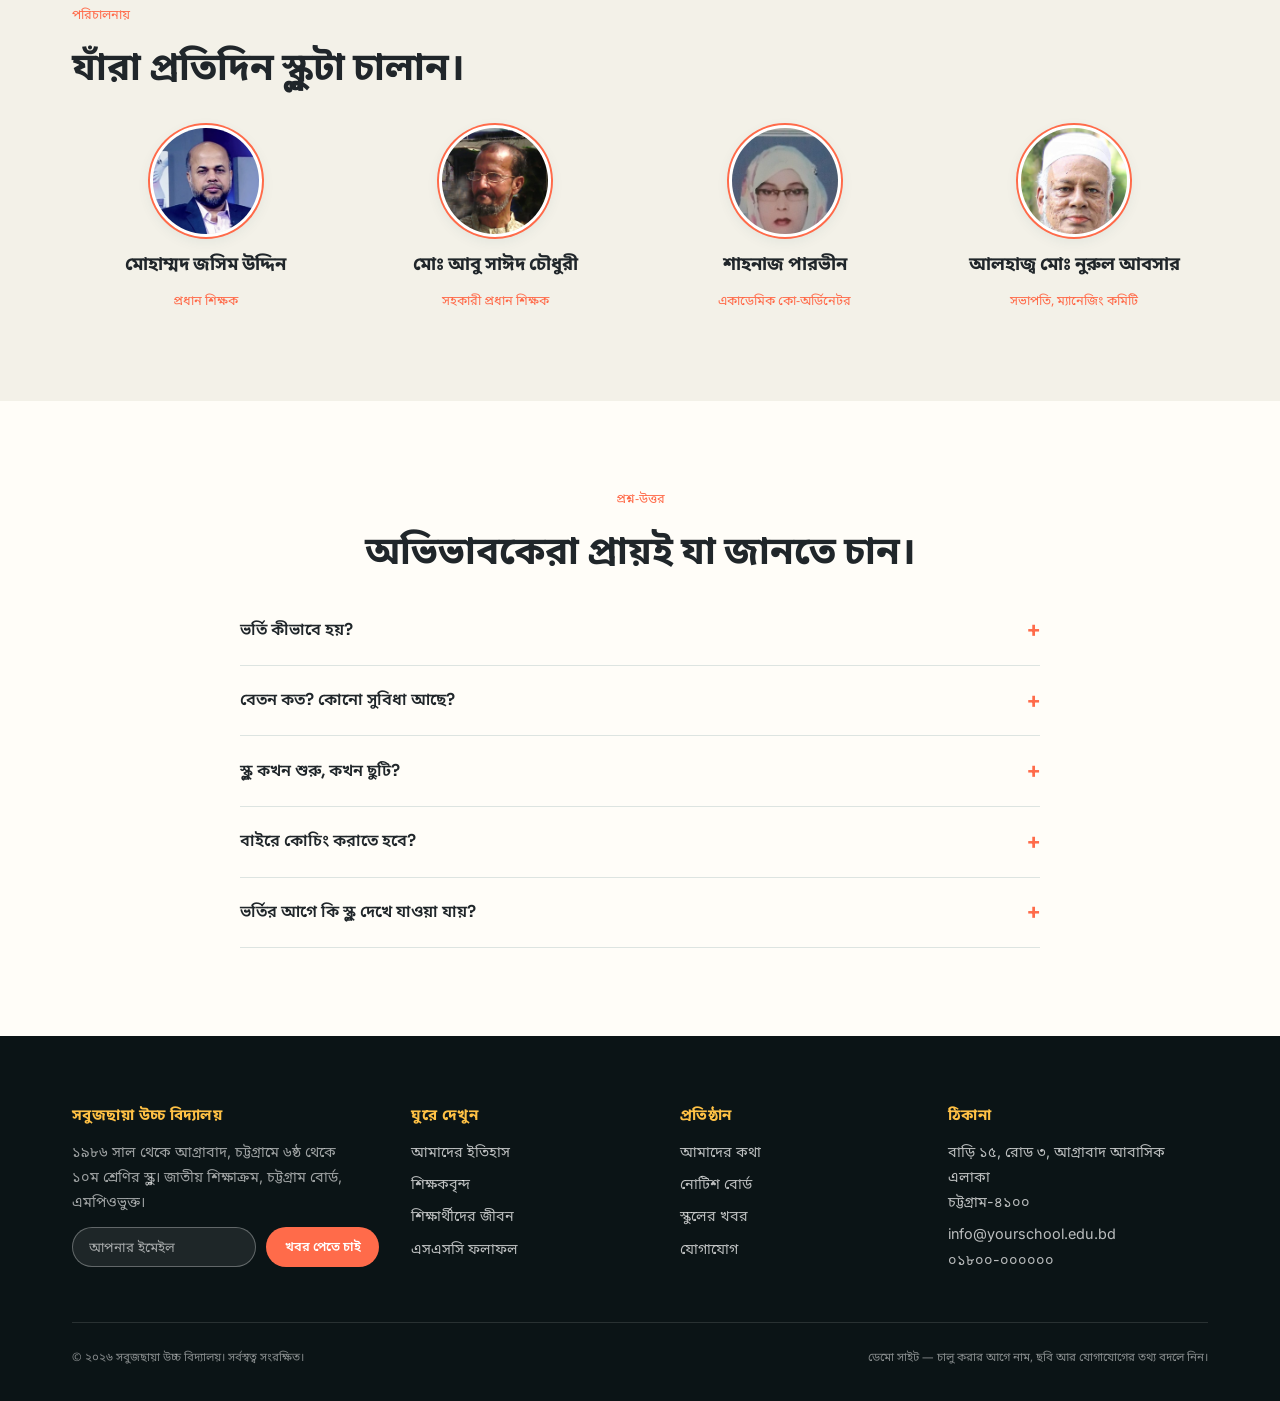
<file: about.html>
<!DOCTYPE html>
<html lang="bn">

<head>
  <meta charset="UTF-8">
  <meta name="viewport" content="width=device-width, initial-scale=1.0">
  <script>try{if(localStorage.getItem("site-lang")==="en"){document.documentElement.lang="en";document.documentElement.classList.add("lang-pending");}}catch(e){}</script>
  <title data-en="About Us — Sobujchhaya High School">আমাদের কথা — সবুজছায়া উচ্চ বিদ্যালয়</title>
  <script>(function () {try {var t = localStorage.getItem('bl-theme'); if (t === 'dark') document.documentElement.setAttribute('data-theme', 'dark');} catch (e) { } })();</script>
  <link rel="preconnect" href="https://fonts.googleapis.com">
  <link rel="preconnect" href="https://fonts.gstatic.com" crossorigin>
  <link
    href="https://fonts.googleapis.com/css2?family=Sora:wght@600;700;800&family=Inter:wght@400;500;600&family=JetBrains+Mono:wght@500&family=Noto+Sans+Bengali:wght@400;500;600;700&display=swap"
    rel="stylesheet">
  <link rel="stylesheet" href="style.css">
</head>

<body>

  <div class="notice-bar">
    <span data-en="&lt;strong&gt;Admissions open&lt;/strong&gt; — forms for Class 6 and Class 9 (2027 session) are now available. &lt;a href=&quot;notice-details.html#admission-2027&quot; style=&quot;text-decoration:underline;&quot;&gt;See details →&lt;/a&gt;"><strong>ভর্তি চলছে</strong> — ২০২৭ সালের ৬ষ্ঠ ও ৯ম শ্রেণির ভর্তি ফরম দেওয়া হচ্ছে। <a href="notice-details.html#admission-2027"
        style="text-decoration:underline;">বিস্তারিত দেখুন →</a></span>
    <button class="notice-close" aria-label="বার্তাটা বন্ধ করুন" data-en-aria-label="Close this message">&times;</button>
  </div>

  <header class="site-header">
    <div class="header-inner">
      <a href="index.html" class="brand">
        <svg width="34" height="34" viewBox="0 0 34 34" fill="none" xmlns="http://www.w3.org/2000/svg" aria-hidden="true">
          <circle cx="17" cy="17" r="16" fill="#0F5257" />
          <path d="M9 20L17 9L25 20" stroke="#FFC145" stroke-width="2" stroke-linecap="round" stroke-linejoin="round" />
          <path d="M12.5 24.5L17 20L21.5 24.5" stroke="#FF6B4A" stroke-width="2" stroke-linecap="round"
            stroke-linejoin="round" />
        </svg>
        <span class="brand-name" data-en="Sobujchhaya&lt;br&gt;High School">সবুজছায়া<br>উচ্চ বিদ্যালয়</span>
      </a>
      <button class="nav-toggle" aria-label="মেনু খুলুন/বন্ধ করুন" data-en-aria-label="Open/close menu"><span></span></button>
      <nav class="main-nav">
        <a href="index.html" data-en="Home">হোম</a>
        <a href="history.html" data-en="History">ইতিহাস</a>
        <a href="teachers.html" data-en="Teachers">শিক্ষকবৃন্দ</a>
        <a href="students.html" data-en="Students">শিক্ষার্থীরা</a>
        <a href="results.html" data-en="Results">ফলাফল</a>
        <a href="about.html" class="active" data-en="About">আমাদের কথা</a>
        <a href="blog.html" data-en="News">খবর</a>
        <a href="contact.html" data-en="Contact">যোগাযোগ</a>
      </nav>
      <div class="lang-switch" role="group" aria-label="ভাষা বেছে নিন" data-en-aria-label="Choose language">
        <button type="button" data-lang="bn" lang="bn" aria-pressed="true">বাংলা</button>
        <button type="button" data-lang="en" lang="en" aria-pressed="false">EN</button>
      </div>
      <button class="theme-toggle" aria-label="ডার্ক মোড চালু/বন্ধ" data-en-aria-label="Toggle dark mode">
        <span class="icon-light">&#9789;</span>
        <span class="icon-dark">&#9728;</span>
      </button>
      <a href="contact.html" class="btn btn-primary btn-sm header-cta" data-en="Admissions">ভর্তি তথ্য</a>
    </div>
  </header>

  <main>

    <section class="page-hero has-bg" style="--hero-bg: url('images/school-front.jpg')">
      <div class="wrap">
        <div class="breadcrumb"><a href="index.html" data-en="Home">হোম</a> / <span data-en="About">আমাদের কথা</span></div>
        <h1 data-en="Who we are, and what we care about.">আমরা কারা, কী নিয়ে ভাবি।</h1>
        <p data-en="We're not chasing a big name. We want every student who leaves here to read well, think for themselves, and treat people decently.">বড় নামের পেছনে আমরা ছুটি না। আমরা চাই এখান থেকে যে-ই বের হোক, সে যেন ভালো করে পড়তে জানে, নিজের মাথা খাটাতে পারে, আর মানুষের সাথে ভালো ব্যবহার করে।</p>
      </div>
    </section>

    <section class="section">
      <div class="wrap hero-grid">
        <div class="value-card reveal">
          <h3 data-en="Our aim">আমাদের লক্ষ্য</h3>
          <p data-en="To give the children of our area a good education close to home — at a cost families can manage, without needing outside coaching.">এলাকার ছেলেমেয়েদের বাড়ির কাছেই ভালো পড়াশোনার সুযোগ দেওয়া — এমন খরচে যা পরিবারগুলো সামলাতে পারে, আর কোচিংয়ে দৌড়াতে না হয়।</p>
        </div>
        <div class="value-card reveal">
          <h3 data-en="Our dream">আমাদের স্বপ্ন</h3>
          <p data-en="A school where no child goes unnoticed, and where good results and good character go hand in hand.">এমন একটা স্কুল, যেখানে কোনো বাচ্চা চোখের আড়ালে থাকে না — আর ভালো রেজাল্ট আর ভালো মানুষ হওয়া একসাথে চলে।</p>
        </div>
      </div>
    </section>

    <section class="section alt">
      <div class="wrap">
        <span class="eyebrow" data-en="Our values">আমাদের মূল্যবোধ</span>
        <h2 data-en="Four things we never compromise on.">চারটা বিষয়ে আমরা কখনো ছাড় দিই না।</h2>
        <div class="card-grid reveal">
          <div class="value-card">
            <h3 data-en="Every child counts">সবাই সমান</h3>
            <p data-en="We don't sort children into &quot;good&quot; and &quot;weak&quot;. Anyone who falls behind gets extra help.">"ভালো" আর "দুর্বল" বলে আমরা কাউকে আলাদা করি না। যে পিছিয়ে পড়ে, সে বাড়তি সাহায্য পায়।</p>
          </div>
          <div class="value-card">
            <h3 data-en="Understanding over memorising">মুখস্থ না, বুঝে পড়া</h3>
            <p data-en="Labs, projects and questions in every subject — so children understand what they learn.">প্রতিটা বিষয়ে ল্যাব, প্রজেক্ট আর প্রশ্ন — যাতে বাচ্চারা যা পড়ে, সেটা বোঝে।</p>
          </div>
          <div class="value-card">
            <h3 data-en="Money is no barrier">টাকা বাধা না</h3>
            <p data-en="Deserving students from poor families study free or at half fees. Government stipends are handled by the office.">গরিব অথচ মেধাবী শিক্ষার্থীরা বিনা বেতনে বা অর্ধেক বেতনে পড়ে। সরকারি উপবৃত্তির কাজ অফিসই করে দেয়।</p>
          </div>
          <div class="value-card">
            <h3 data-en="Manners matter">আদব-কায়দা জরুরি</h3>
            <p data-en="Respect for teachers, elders and each other is part of what we teach every day.">শিক্ষক, বড়দের আর একে অপরকে সম্মান করা — এটাও আমাদের প্রতিদিনের পড়ার অংশ।</p>
          </div>
        </div>
      </div>
    </section>

    <section class="section">
      <div class="wrap">
        <span class="eyebrow" data-en="Recognition">স্বীকৃতি ও অধিভুক্তি</span>
        <h2 data-en="A government-recognised school.">সরকার স্বীকৃত প্রতিষ্ঠান।</h2>
        <div class="badge-row reveal">
          <span class="badge" data-en="Approved by the Directorate of Secondary &amp; Higher Education">মাধ্যমিক ও উচ্চশিক্ষা অধিদপ্তর (মাউশি) অনুমোদিত</span>
          <span class="badge" data-en="Board of Intermediate &amp; Secondary Education, Chattogram">মাধ্যমিক ও উচ্চ মাধ্যমিক শিক্ষা বোর্ড, চট্টগ্রাম</span>
          <span class="badge" data-en="MPO-listed">এমপিওভুক্ত প্রতিষ্ঠান</span>
          <span class="badge" data-en="EIIN: 104567">EIIN: ১০৪৫৬৭</span>
          <span class="badge" data-en="School code: 5678">স্কুল কোড: ৫৬৭৮</span>
        </div>
      </div>
    </section>

    <section class="section alt">
      <div class="wrap">
        <span class="eyebrow" data-en="Leadership">পরিচালনায়</span>
        <h2 data-en="The people who run the school day to day.">যাঁরা প্রতিদিন স্কুলটা চালান।</h2>
        <div class="leader-grid reveal">
          <div class="leader-card">
            <img class="avatar avatar-photo" src="images/people/headmaster.jpg" alt="মোহাম্মদ জসিম উদ্দিন" data-en-alt="Mohammad Jashim Uddin" width="480" height="600" loading="lazy">
            <h3 data-en="Mohammad Jashim Uddin">মোহাম্মদ জসিম উদ্দিন</h3>
            <span class="leader-role" data-en="Headmaster">প্রধান শিক্ষক</span>
          </div>
          <div class="leader-card">
            <img class="avatar avatar-photo" src="images/people/asst-headmaster.jpg" alt="মোঃ আবু সাঈদ চৌধুরী" data-en-alt="Md. Abu Sayeed Chowdhury" width="480" height="600" loading="lazy">
            <h3 data-en="Md. Abu Sayeed Chowdhury">মোঃ আবু সাঈদ চৌধুরী</h3>
            <span class="leader-role" data-en="Assistant Headmaster">সহকারী প্রধান শিক্ষক</span>
          </div>
          <div class="leader-card">
            <img class="avatar avatar-photo" src="images/people/shahnaz.jpg" alt="শাহনাজ পারভীন" data-en-alt="Shahnaz Parvin" width="480" height="600" loading="lazy">
            <h3 data-en="Shahnaz Parvin">শাহনাজ পারভীন</h3>
            <span class="leader-role" data-en="Academic Coordinator">একাডেমিক কো-অর্ডিনেটর</span>
          </div>
          <div class="leader-card">
            <img class="avatar avatar-photo" src="images/people/sobhapoti.jpg" alt="আলহাজ্ব মোঃ নুরুল আবসার" data-en-alt="Alhaj Md. Nurul Absar" width="480" height="600" loading="lazy">
            <h3 data-en="Alhaj Md. Nurul Absar">আলহাজ্ব মোঃ নুরুল আবসার</h3>
            <span class="leader-role" data-en="Chairman, Managing Committee">সভাপতি, ম্যানেজিং কমিটি</span>
          </div>
        </div>
      </div>
    </section>

    <section class="section">
      <div class="wrap">
        <span class="eyebrow center" data-en="FAQ">প্রশ্ন-উত্তর</span>
        <h2 class="center" data-en="Questions guardians often ask.">অভিভাবকেরা প্রায়ই যা জানতে চান।</h2>
        <div class="faq-list reveal">

          <div class="faq-item">
            <button class="faq-question">
              <span data-en="How does admission work?">ভর্তি কীভাবে হয়?</span>
              <span class="plus">+</span>
            </button>
            <div class="faq-answer">
              <p data-en="We admit students to Class 6 and Class 9 every year. Collect a form from the office in November, and there's a short written test in early December. Seats in other classes are filled only if any are free.">প্রতি বছর ৬ষ্ঠ আর ৯ম শ্রেণিতে ভর্তি নেওয়া হয়। নভেম্বরে অফিস থেকে ফরম নিন, ডিসেম্বরের শুরুতে ছোট একটা লিখিত পরীক্ষা হয়। অন্য শ্রেণিতে আসন খালি থাকলে তবেই ভর্তি নেওয়া হয়।</p>
            </div>
          </div>

          <div class="faq-item">
            <button class="faq-question">
              <span data-en="What are the fees? Is there any help?">বেতন কত? কোনো সুবিধা আছে?</span>
              <span class="plus">+</span>
            </button>
            <div class="faq-answer">
              <p data-en="The full fee list is in the Quick Links section on the home page. Deserving students from poor families can apply for free or half-fee studentship, and we help eligible students get the government stipend.">পুরো বেতন ও ফির তালিকা হোম পেজের "দরকারি কাগজ" অংশে আছে। গরিব অথচ মেধাবী শিক্ষার্থীরা বিনা বেতন বা অর্ধেক বেতনের জন্য আবেদন করতে পারে, আর যোগ্যদের সরকারি উপবৃত্তি পেতে আমরা সাহায্য করি।</p>
            </div>
          </div>

          <div class="faq-item">
            <button class="faq-question">
              <span data-en="What are the school hours?">স্কুল কখন শুরু, কখন ছুটি?</span>
              <span class="plus">+</span>
            </button>
            <div class="faq-answer">
              <p data-en="There are two shifts. Morning shift (girls): 7:30 am–12:00 pm. Day shift (boys): 12:30 pm–5:00 pm. The school is closed on Fridays and Saturdays.">দুই শিফটে ক্লাস হয়। প্রভাতি শাখা (মেয়েরা): সকাল ৭:৩০–দুপুর ১২টা। দিবা শাখা (ছেলেরা): দুপুর ১২:৩০–বিকেল ৫টা। শুক্র আর শনিবার স্কুল বন্ধ।</p>
            </div>
          </div>

          <div class="faq-item">
            <button class="faq-question">
              <span data-en="Will my child need outside coaching?">বাইরে কোচিং করাতে হবে?</span>
              <span class="plus">+</span>
            </button>
            <div class="faq-answer">
              <p data-en="We try hard to make sure they don't. Students who need help get free extra classes after school, and Class 10 has model tests and a special care batch before the SSC.">আমরা চেষ্টা করি যেন না লাগে। যাদের দরকার, তারা স্কুল ছুটির পর বিনা খরচে বাড়তি ক্লাস পায়, আর দশম শ্রেণিতে এসএসসির আগে মডেল টেস্ট আর 'বিশেষ যত্ন' ব্যাচ থাকে।</p>
            </div>
          </div>

          <div class="faq-item">
            <button class="faq-question">
              <span data-en="Can we visit the school before applying?">ভর্তির আগে কি স্কুল দেখে যাওয়া যায়?</span>
              <span class="plus">+</span>
            </button>
            <div class="faq-answer">
              <p data-en="Of course. Come any working day between 9 am and 3 pm, or use the form on the Contact page and we'll call you to fix a time.">অবশ্যই। যেকোনো কর্মদিবসে সকাল ৯টা থেকে বিকেল ৩টার মধ্যে চলে আসুন, অথবা যোগাযোগ পাতার ফর্মটা পূরণ করুন — আমরা ফোন করে সময় ঠিক করে নেব।</p>
            </div>
          </div>

        </div>
      </div>
    </section>

  </main>

  <footer class="site-footer">
    <div class="wrap">
      <div class="footer-grid">
        <div class="footer-brand">
          <h4 data-en="Sobujchhaya High School">সবুজছায়া উচ্চ বিদ্যালয়</h4>
          <p data-en="A Class 6–10 high school in Agrabad, Chattogram, since 1986. National curriculum, Chattogram Board, MPO-listed.">১৯৮৬ সাল থেকে আগ্রাবাদ, চট্টগ্রামে ৬ষ্ঠ থেকে ১০ম শ্রেণির স্কুল। জাতীয় শিক্ষাক্রম, চট্টগ্রাম বোর্ড, এমপিওভুক্ত।</p>
          <form class="newsletter">
            <input type="email" placeholder="আপনার ইমেইল" data-en-placeholder="Your email address" required>
            <button type="submit" class="btn btn-primary btn-sm" data-en="Subscribe">খবর পেতে চাই</button>
          </form>
          <p class="newsletter-note form-note"></p>
        </div>
        <div>
          <h4 data-en="Explore">ঘুরে দেখুন</h4>
          <a href="history.html" data-en="Our history">আমাদের ইতিহাস</a>
          <a href="teachers.html" data-en="Our teachers">শিক্ষকবৃন্দ</a>
          <a href="students.html" data-en="Student life">শিক্ষার্থীদের জীবন</a>
          <a href="results.html" data-en="SSC results">এসএসসি ফলাফল</a>
        </div>
        <div>
          <h4 data-en="School">প্রতিষ্ঠান</h4>
          <a href="about.html" data-en="About us">আমাদের কথা</a>
          <a href="notice-details.html" data-en="Notice board">নোটিশ বোর্ড</a>
          <a href="blog.html" data-en="News">স্কুলের খবর</a>
          <a href="contact.html" data-en="Contact">যোগাযোগ</a>
        </div>
        <div>
          <h4 data-en="Address">ঠিকানা</h4>
          <p data-en="House 15, Road 3, Agrabad R/A&lt;br&gt;Chattogram-4100">বাড়ি ১৫, রোড ৩, আগ্রাবাদ আবাসিক এলাকা<br>চট্টগ্রাম-৪১০০</p>
          <p data-en="info@yourschool.edu.bd&lt;br&gt;01800-000000">info@yourschool.edu.bd<br>০১৮০০-০০০০০০</p>
        </div>
      </div>
      <div class="footer-bottom">
        <span data-en="© 2026 Sobujchhaya High School. All rights reserved.">© ২০২৬ সবুজছায়া উচ্চ বিদ্যালয়। সর্বস্বত্ব সংরক্ষিত।</span>
        <span data-en="Demo site — replace the names, photos and contact details before going live.">ডেমো সাইট — চালু করার আগে নাম, ছবি আর যোগাযোগের তথ্য বদলে নিন।</span>
      </div>
    </div>
  </footer>
  <button id="back-to-top" class="back-to-top" aria-label="উপরে যান" data-en-aria-label="Back to top">&#8593;</button>
  <script src="script.js"></script>
</body>

</html>
</file>
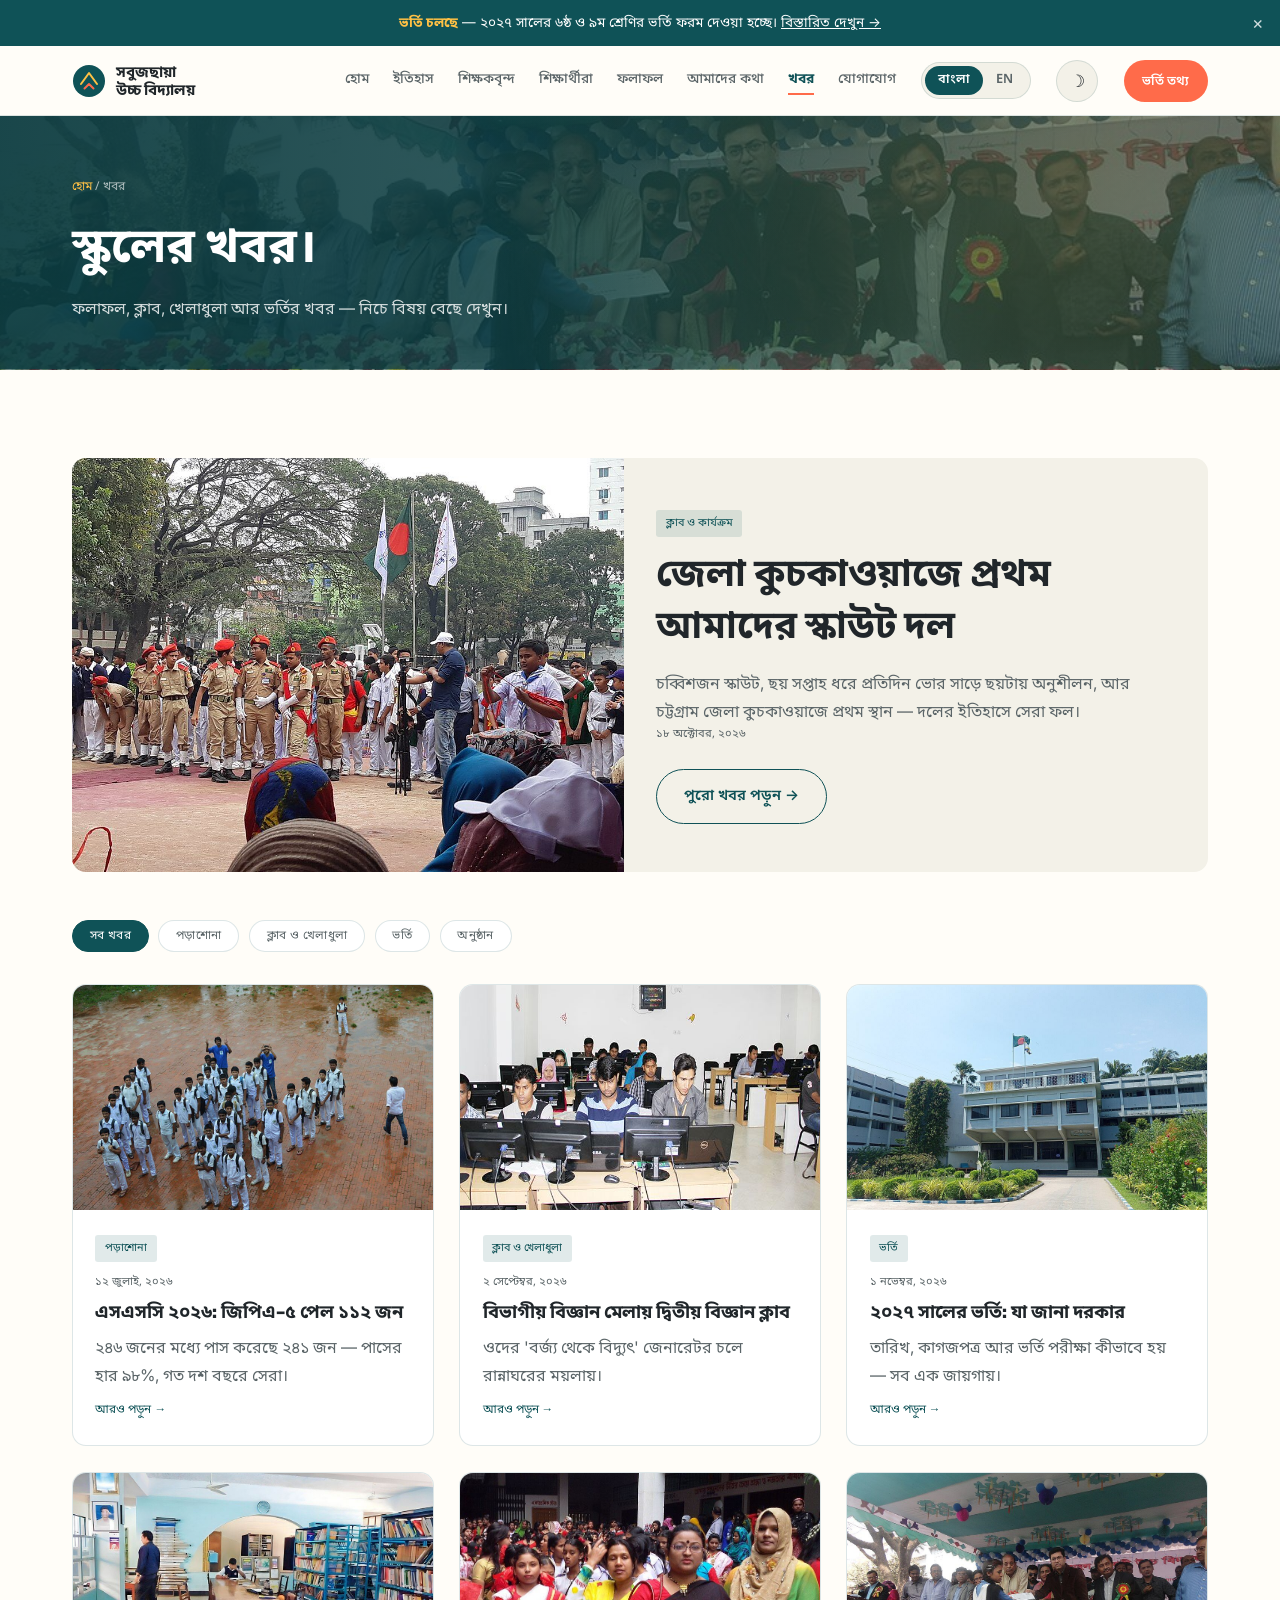
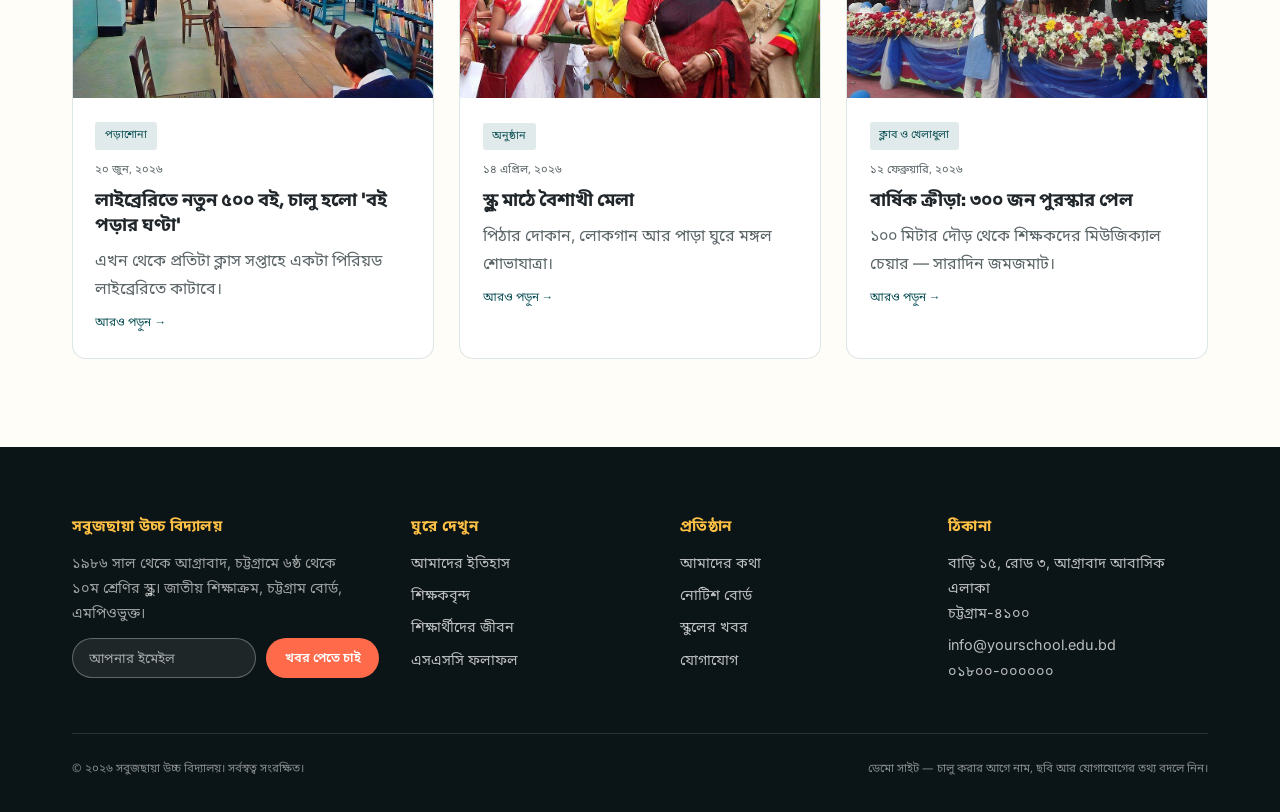
<file: blog.html>
<!DOCTYPE html>
<html lang="bn">

<head>
  <meta charset="UTF-8">
  <meta name="viewport" content="width=device-width, initial-scale=1.0">
  <script>try{if(localStorage.getItem("site-lang")==="en"){document.documentElement.lang="en";document.documentElement.classList.add("lang-pending");}}catch(e){}</script>
  <title data-en="School News — Sobujchhaya High School">স্কুলের খবর — সবুজছায়া উচ্চ বিদ্যালয়</title>
  <script>(function () {try {var t = localStorage.getItem('bl-theme'); if (t === 'dark') document.documentElement.setAttribute('data-theme', 'dark');} catch (e) { } })();</script>
  <link rel="preconnect" href="https://fonts.googleapis.com">
  <link rel="preconnect" href="https://fonts.gstatic.com" crossorigin>
  <link
    href="https://fonts.googleapis.com/css2?family=Sora:wght@600;700;800&family=Inter:wght@400;500;600&family=JetBrains+Mono:wght@500&family=Noto+Sans+Bengali:wght@400;500;600;700&display=swap"
    rel="stylesheet">
  <link rel="stylesheet" href="style.css">
</head>

<body>

  <div class="notice-bar">
    <span data-en="&lt;strong&gt;Admissions open&lt;/strong&gt; — forms for Class 6 and Class 9 (2027 session) are now available. &lt;a href=&quot;notice-details.html#admission-2027&quot; style=&quot;text-decoration:underline;&quot;&gt;See details →&lt;/a&gt;"><strong>ভর্তি চলছে</strong> — ২০২৭ সালের ৬ষ্ঠ ও ৯ম শ্রেণির ভর্তি ফরম দেওয়া হচ্ছে। <a href="notice-details.html#admission-2027"
        style="text-decoration:underline;">বিস্তারিত দেখুন →</a></span>
    <button class="notice-close" aria-label="বার্তাটা বন্ধ করুন" data-en-aria-label="Close this message">&times;</button>
  </div>

  <header class="site-header">
    <div class="header-inner">
      <a href="index.html" class="brand">
        <svg width="34" height="34" viewBox="0 0 34 34" fill="none" xmlns="http://www.w3.org/2000/svg" aria-hidden="true">
          <circle cx="17" cy="17" r="16" fill="#0F5257" />
          <path d="M9 20L17 9L25 20" stroke="#FFC145" stroke-width="2" stroke-linecap="round" stroke-linejoin="round" />
          <path d="M12.5 24.5L17 20L21.5 24.5" stroke="#FF6B4A" stroke-width="2" stroke-linecap="round"
            stroke-linejoin="round" />
        </svg>
        <span class="brand-name" data-en="Sobujchhaya&lt;br&gt;High School">সবুজছায়া<br>উচ্চ বিদ্যালয়</span>
      </a>
      <button class="nav-toggle" aria-label="মেনু খুলুন/বন্ধ করুন" data-en-aria-label="Open/close menu"><span></span></button>
      <nav class="main-nav">
        <a href="index.html" data-en="Home">হোম</a>
        <a href="history.html" data-en="History">ইতিহাস</a>
        <a href="teachers.html" data-en="Teachers">শিক্ষকবৃন্দ</a>
        <a href="students.html" data-en="Students">শিক্ষার্থীরা</a>
        <a href="results.html" data-en="Results">ফলাফল</a>
        <a href="about.html" data-en="About">আমাদের কথা</a>
        <a href="blog.html" class="active" data-en="News">খবর</a>
        <a href="contact.html" data-en="Contact">যোগাযোগ</a>
      </nav>
      <div class="lang-switch" role="group" aria-label="ভাষা বেছে নিন" data-en-aria-label="Choose language">
        <button type="button" data-lang="bn" lang="bn" aria-pressed="true">বাংলা</button>
        <button type="button" data-lang="en" lang="en" aria-pressed="false">EN</button>
      </div>
      <button class="theme-toggle" aria-label="ডার্ক মোড চালু/বন্ধ" data-en-aria-label="Toggle dark mode">
        <span class="icon-light">&#9789;</span>
        <span class="icon-dark">&#9728;</span>
      </button>
      <a href="contact.html" class="btn btn-primary btn-sm header-cta" data-en="Admissions">ভর্তি তথ্য</a>
    </div>
  </header>

  <main>

    <section class="page-hero has-bg" style="--hero-bg: url('images/sports-prize.jpg')">
      <div class="wrap">
        <div class="breadcrumb"><a href="index.html" data-en="Home">হোম</a> / <span data-en="News">খবর</span></div>
        <h1 data-en="School news.">স্কুলের খবর।</h1>
        <p data-en="Results, clubs, sports and admissions — filter by topic below.">ফলাফল, ক্লাব, খেলাধুলা আর ভর্তির খবর — নিচে বিষয় বেছে দেখুন।</p>
      </div>
    </section>

    <section class="section">
      <div class="wrap">

        <div class="blog-featured reveal">
          <img src="images/scout-parade.jpg" alt="জেলা কুচকাওয়াজে স্কাউট দল" data-en-alt="Scouts at the district parade" loading="lazy">
          <div class="blog-body">
            <span class="blog-tag" data-en="Clubs &amp; activities">ক্লাব ও কার্যক্রম</span>
            <h2 data-en="Our scouts top the district parade">জেলা কুচকাওয়াজে প্রথম আমাদের স্কাউট দল</h2>
            <p data-en="Twenty-four scouts, six weeks of practice at 6:30 every morning, and first place at the Chattogram district parade — the best result in the troop's history.">চব্বিশজন স্কাউট, ছয় সপ্তাহ ধরে প্রতিদিন ভোর সাড়ে ছয়টায় অনুশীলন, আর চট্টগ্রাম জেলা কুচকাওয়াজে প্রথম স্থান — দলের ইতিহাসে সেরা ফল।</p>
            <span class="blog-date" data-en="18 October 2026">১৮ অক্টোবর, ২০২৬</span>
            <a class="btn btn-ghost" href="#" style="margin-top:1rem;" data-en="Read the full story →">পুরো খবর পড়ুন →</a>
          </div>
        </div>

        <div class="filter-bar reveal" style="margin-bottom: 2rem;">
          <button class="filter-btn active" data-blog-filter="all" data-en="All posts">সব খবর</button>
          <button class="filter-btn" data-blog-filter="academics" data-en="Academics">পড়াশোনা</button>
          <button class="filter-btn" data-blog-filter="clubs" data-en="Clubs &amp; sports">ক্লাব ও খেলাধুলা</button>
          <button class="filter-btn" data-blog-filter="admissions" data-en="Admissions">ভর্তি</button>
          <button class="filter-btn" data-blog-filter="community" data-en="Events">অনুষ্ঠান</button>
        </div>

        <div class="blog-grid reveal">

          <article class="blog-card" data-category="academics">
            <img src="images/students-formation.jpg" alt="মাঠে সারি বেঁধে দাঁড়ানো ছাত্ররা" data-en-alt="Students lined up on the school ground" loading="lazy">
            <div class="blog-card-body">
              <span class="blog-tag" data-en="Academics">পড়াশোনা</span>
              <span class="blog-date" data-en="12 July 2026">১২ জুলাই, ২০২৬</span>
              <h3 data-en="SSC 2026: 112 students get GPA-5">এসএসসি ২০২৬: জিপিএ-৫ পেল ১১২ জন</h3>
              <p data-en="241 of 246 candidates passed — a 98% pass rate, our best in ten years.">২৪৬ জনের মধ্যে পাস করেছে ২৪১ জন — পাসের হার ৯৮%, গত দশ বছরে সেরা।</p>
              <a class="more" href="#" data-en="Read more →">আরও পড়ুন →</a>
            </div>
          </article>

          <article class="blog-card" data-category="clubs">
            <img src="images/ict-lab.jpg" alt="কম্পিউটার ল্যাবে শিক্ষার্থীরা" data-en-alt="Students in the computer lab" loading="lazy">
            <div class="blog-card-body">
              <span class="blog-tag" data-en="Clubs &amp; sports">ক্লাব ও খেলাধুলা</span>
              <span class="blog-date" data-en="2 September 2026">২ সেপ্টেম্বর, ২০২৬</span>
              <h3 data-en="Science club comes second at the divisional fair">বিভাগীয় বিজ্ঞান মেলায় দ্বিতীয় বিজ্ঞান ক্লাব</h3>
              <p data-en="Their 'electricity from waste' generator runs on kitchen scraps.">ওদের 'বর্জ্য থেকে বিদ্যুৎ' জেনারেটর চলে রান্নাঘরের ময়লায়।</p>
              <a class="more" href="#" data-en="Read more →">আরও পড়ুন →</a>
            </div>
          </article>

          <article class="blog-card" data-category="admissions">
            <img src="images/school-front.jpg" alt="স্কুল ভবনের সামনের দিক" data-en-alt="Front of the school building" loading="lazy">
            <div class="blog-card-body">
              <span class="blog-tag" data-en="Admissions">ভর্তি</span>
              <span class="blog-date" data-en="1 November 2026">১ নভেম্বর, ২০২৬</span>
              <h3 data-en="2027 admissions: what you need to know">২০২৭ সালের ভর্তি: যা জানা দরকার</h3>
              <p data-en="Dates, documents and how the admission test works.">তারিখ, কাগজপত্র আর ভর্তি পরীক্ষা কীভাবে হয় — সব এক জায়গায়।</p>
              <a class="more" href="notice-details.html#admission-2027" data-en="Read more →">আরও পড়ুন →</a>
            </div>
          </article>

          <article class="blog-card" data-category="academics">
            <img src="images/library.jpg" alt="স্কুল লাইব্রেরি" data-en-alt="School library" loading="lazy">
            <div class="blog-card-body">
              <span class="blog-tag" data-en="Academics">পড়াশোনা</span>
              <span class="blog-date" data-en="20 June 2026">২০ জুন, ২০২৬</span>
              <h3 data-en="500 new books, and a weekly reading hour">লাইব্রেরিতে নতুন ৫০০ বই, চালু হলো 'বই পড়ার ঘণ্টা'</h3>
              <p data-en="Every class now spends one period a week in the library.">এখন থেকে প্রতিটা ক্লাস সপ্তাহে একটা পিরিয়ড লাইব্রেরিতে কাটাবে।</p>
              <a class="more" href="#" data-en="Read more →">আরও পড়ুন →</a>
            </div>
          </article>

          <article class="blog-card" data-category="community">
            <img src="images/pohela-boishakh.jpg" alt="পহেলা বৈশাখে শিক্ষার্থীদের আনন্দ" data-en-alt="Students celebrating Pohela Boishakh" loading="lazy">
            <div class="blog-card-body">
              <span class="blog-tag" data-en="Events">অনুষ্ঠান</span>
              <span class="blog-date" data-en="14 April 2026">১৪ এপ্রিল, ২০২৬</span>
              <h3 data-en="A Boishakhi fair on the school ground">স্কুল মাঠে বৈশাখী মেলা</h3>
              <p data-en="Pitha stalls, folk songs and a mangal shobhajatra around the neighbourhood.">পিঠার দোকান, লোকগান আর পাড়া ঘুরে মঙ্গল শোভাযাত্রা।</p>
              <a class="more" href="#" data-en="Read more →">আরও পড়ুন →</a>
            </div>
          </article>

          <article class="blog-card" data-category="clubs">
            <img src="images/sports-prize.jpg" alt="বার্ষিক ক্রীড়ার পুরস্কার বিতরণ" data-en-alt="Sports day prize giving" loading="lazy">
            <div class="blog-card-body">
              <span class="blog-tag" data-en="Clubs &amp; sports">ক্লাব ও খেলাধুলা</span>
              <span class="blog-date" data-en="12 February 2026">১২ ফেব্রুয়ারি, ২০২৬</span>
              <h3 data-en="Sports day: 300 winners, one very tired field">বার্ষিক ক্রীড়া: ৩০০ জন পুরস্কার পেল</h3>
              <p data-en="From the 100-metre sprint to the teachers' musical chairs.">১০০ মিটার দৌড় থেকে শিক্ষকদের মিউজিক্যাল চেয়ার — সারাদিন জমজমাট।</p>
              <a class="more" href="#" data-en="Read more →">আরও পড়ুন →</a>
            </div>
          </article>

        </div>

      </div>
    </section>

  </main>

  <footer class="site-footer">
    <div class="wrap">
      <div class="footer-grid">
        <div class="footer-brand">
          <h4 data-en="Sobujchhaya High School">সবুজছায়া উচ্চ বিদ্যালয়</h4>
          <p data-en="A Class 6–10 high school in Agrabad, Chattogram, since 1986. National curriculum, Chattogram Board, MPO-listed.">১৯৮৬ সাল থেকে আগ্রাবাদ, চট্টগ্রামে ৬ষ্ঠ থেকে ১০ম শ্রেণির স্কুল। জাতীয় শিক্ষাক্রম, চট্টগ্রাম বোর্ড, এমপিওভুক্ত।</p>
          <form class="newsletter">
            <input type="email" placeholder="আপনার ইমেইল" data-en-placeholder="Your email address" required>
            <button type="submit" class="btn btn-primary btn-sm" data-en="Subscribe">খবর পেতে চাই</button>
          </form>
          <p class="newsletter-note form-note"></p>
        </div>
        <div>
          <h4 data-en="Explore">ঘুরে দেখুন</h4>
          <a href="history.html" data-en="Our history">আমাদের ইতিহাস</a>
          <a href="teachers.html" data-en="Our teachers">শিক্ষকবৃন্দ</a>
          <a href="students.html" data-en="Student life">শিক্ষার্থীদের জীবন</a>
          <a href="results.html" data-en="SSC results">এসএসসি ফলাফল</a>
        </div>
        <div>
          <h4 data-en="School">প্রতিষ্ঠান</h4>
          <a href="about.html" data-en="About us">আমাদের কথা</a>
          <a href="notice-details.html" data-en="Notice board">নোটিশ বোর্ড</a>
          <a href="blog.html" data-en="News">স্কুলের খবর</a>
          <a href="contact.html" data-en="Contact">যোগাযোগ</a>
        </div>
        <div>
          <h4 data-en="Address">ঠিকানা</h4>
          <p data-en="House 15, Road 3, Agrabad R/A&lt;br&gt;Chattogram-4100">বাড়ি ১৫, রোড ৩, আগ্রাবাদ আবাসিক এলাকা<br>চট্টগ্রাম-৪১০০</p>
          <p data-en="info@yourschool.edu.bd&lt;br&gt;01800-000000">info@yourschool.edu.bd<br>০১৮০০-০০০০০০</p>
        </div>
      </div>
      <div class="footer-bottom">
        <span data-en="© 2026 Sobujchhaya High School. All rights reserved.">© ২০২৬ সবুজছায়া উচ্চ বিদ্যালয়। সর্বস্বত্ব সংরক্ষিত।</span>
        <span data-en="Demo site — replace the names, photos and contact details before going live.">ডেমো সাইট — চালু করার আগে নাম, ছবি আর যোগাযোগের তথ্য বদলে নিন।</span>
      </div>
    </div>
  </footer>
  <button id="back-to-top" class="back-to-top" aria-label="উপরে যান" data-en-aria-label="Back to top">&#8593;</button>
  <script src="script.js"></script>
</body>

</html>
</file>
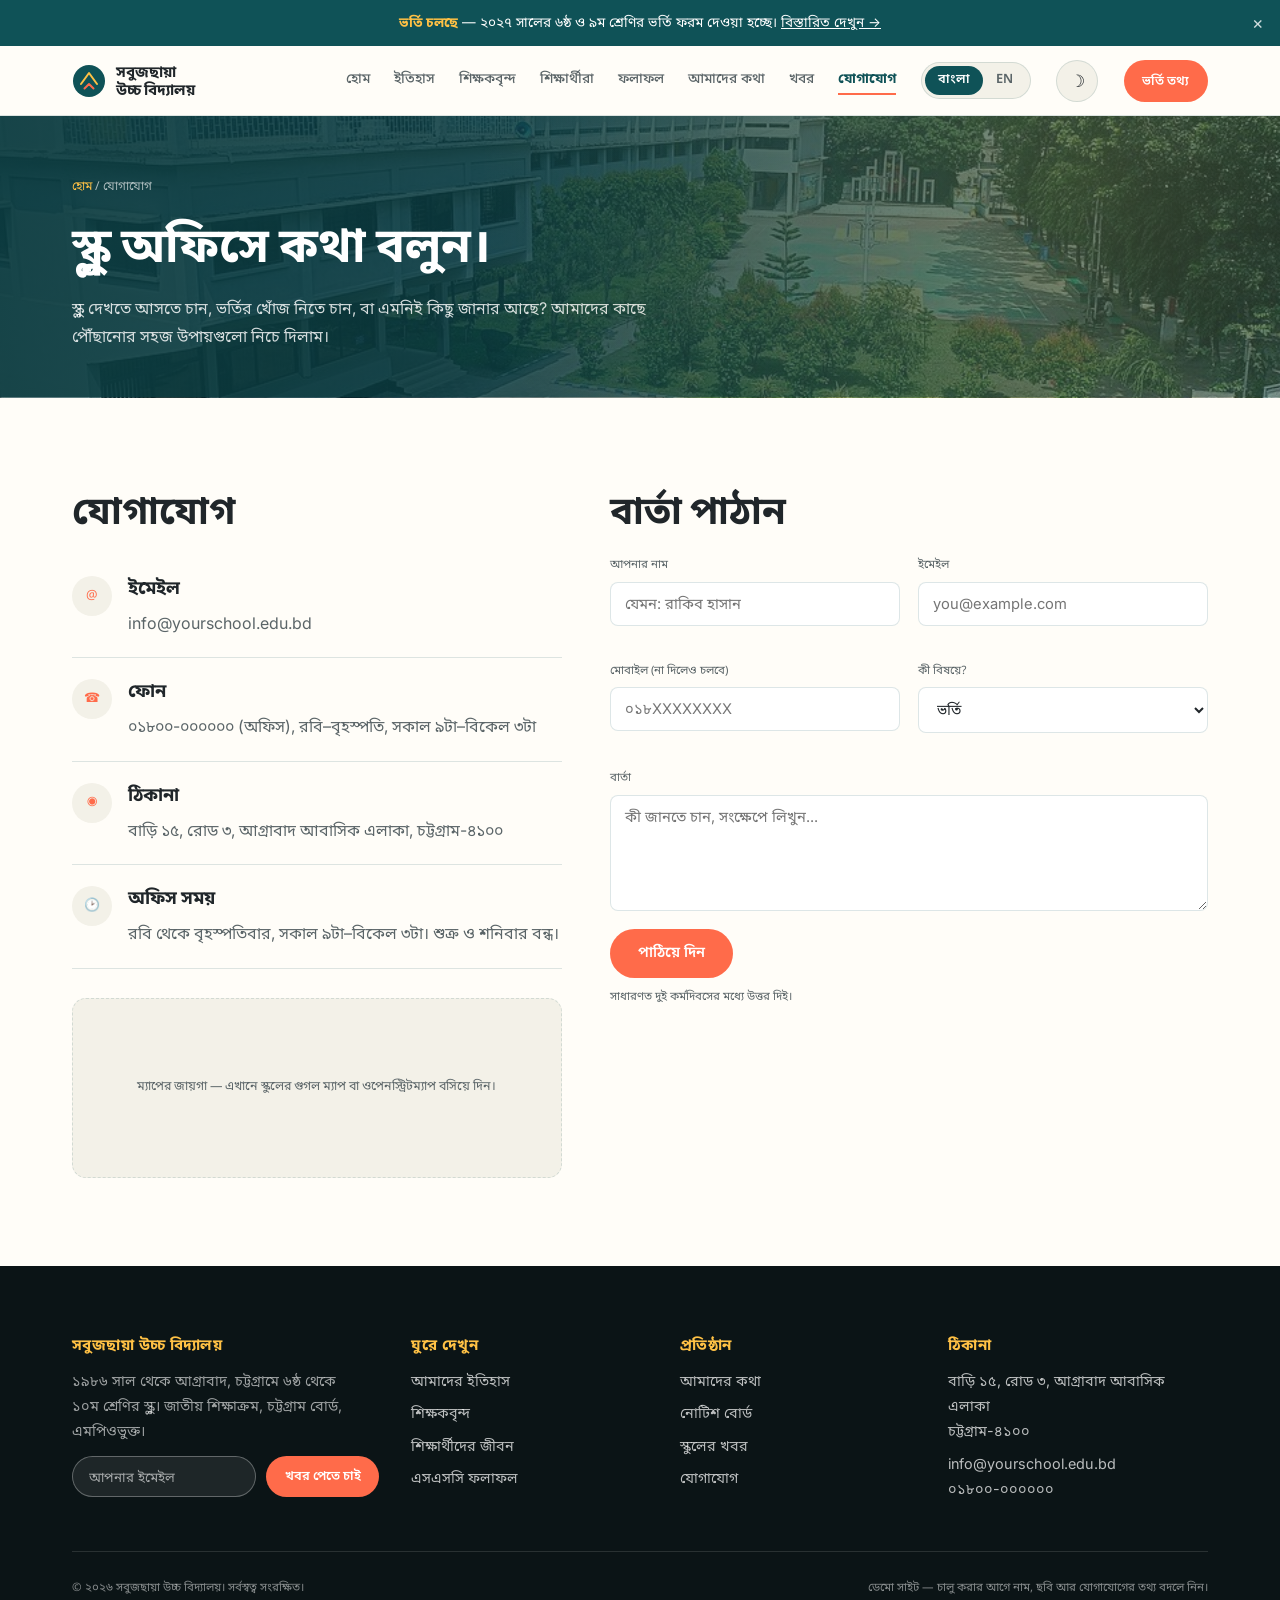
<file: contact.html>
<!DOCTYPE html>
<html lang="bn">

<head>
  <meta charset="UTF-8">
  <meta name="viewport" content="width=device-width, initial-scale=1.0">
  <script>try{if(localStorage.getItem("site-lang")==="en"){document.documentElement.lang="en";document.documentElement.classList.add("lang-pending");}}catch(e){}</script>
  <title data-en="Contact — Sobujchhaya High School">যোগাযোগ — সবুজছায়া উচ্চ বিদ্যালয়</title>
  <script>(function () {try {var t = localStorage.getItem('bl-theme'); if (t === 'dark') document.documentElement.setAttribute('data-theme', 'dark');} catch (e) { } })();</script>
  <link rel="preconnect" href="https://fonts.googleapis.com">
  <link rel="preconnect" href="https://fonts.gstatic.com" crossorigin>
  <link
    href="https://fonts.googleapis.com/css2?family=Sora:wght@600;700;800&family=Inter:wght@400;500;600&family=JetBrains+Mono:wght@500&family=Noto+Sans+Bengali:wght@400;500;600;700&display=swap"
    rel="stylesheet">
  <link rel="stylesheet" href="style.css">
</head>

<body>

  <div class="notice-bar">
    <span data-en="&lt;strong&gt;Admissions open&lt;/strong&gt; — forms for Class 6 and Class 9 (2027 session) are now available. &lt;a href=&quot;notice-details.html#admission-2027&quot; style=&quot;text-decoration:underline;&quot;&gt;See details →&lt;/a&gt;"><strong>ভর্তি চলছে</strong> — ২০২৭ সালের ৬ষ্ঠ ও ৯ম শ্রেণির ভর্তি ফরম দেওয়া হচ্ছে। <a href="notice-details.html#admission-2027"
        style="text-decoration:underline;">বিস্তারিত দেখুন →</a></span>
    <button class="notice-close" aria-label="বার্তাটা বন্ধ করুন" data-en-aria-label="Close this message">&times;</button>
  </div>

  <header class="site-header">
    <div class="header-inner">
      <a href="index.html" class="brand">
        <svg width="34" height="34" viewBox="0 0 34 34" fill="none" xmlns="http://www.w3.org/2000/svg" aria-hidden="true">
          <circle cx="17" cy="17" r="16" fill="#0F5257" />
          <path d="M9 20L17 9L25 20" stroke="#FFC145" stroke-width="2" stroke-linecap="round" stroke-linejoin="round" />
          <path d="M12.5 24.5L17 20L21.5 24.5" stroke="#FF6B4A" stroke-width="2" stroke-linecap="round"
            stroke-linejoin="round" />
        </svg>
        <span class="brand-name" data-en="Sobujchhaya&lt;br&gt;High School">সবুজছায়া<br>উচ্চ বিদ্যালয়</span>
      </a>
      <button class="nav-toggle" aria-label="মেনু খুলুন/বন্ধ করুন" data-en-aria-label="Open/close menu"><span></span></button>
      <nav class="main-nav">
        <a href="index.html" data-en="Home">হোম</a>
        <a href="history.html" data-en="History">ইতিহাস</a>
        <a href="teachers.html" data-en="Teachers">শিক্ষকবৃন্দ</a>
        <a href="students.html" data-en="Students">শিক্ষার্থীরা</a>
        <a href="results.html" data-en="Results">ফলাফল</a>
        <a href="about.html" data-en="About">আমাদের কথা</a>
        <a href="blog.html" data-en="News">খবর</a>
        <a href="contact.html" class="active" data-en="Contact">যোগাযোগ</a>
      </nav>
      <div class="lang-switch" role="group" aria-label="ভাষা বেছে নিন" data-en-aria-label="Choose language">
        <button type="button" data-lang="bn" lang="bn" aria-pressed="true">বাংলা</button>
        <button type="button" data-lang="en" lang="en" aria-pressed="false">EN</button>
      </div>
      <button class="theme-toggle" aria-label="ডার্ক মোড চালু/বন্ধ" data-en-aria-label="Toggle dark mode">
        <span class="icon-light">&#9789;</span>
        <span class="icon-dark">&#9728;</span>
      </button>
      <a href="contact.html" class="btn btn-primary btn-sm header-cta" data-en="Admissions">ভর্তি তথ্য</a>
    </div>
  </header>

  <main>

    <section class="page-hero has-bg" style="--hero-bg: url('images/campus-garden.jpg')">
      <div class="wrap">
        <div class="breadcrumb"><a href="index.html" data-en="Home">হোম</a> / <span data-en="Contact">যোগাযোগ</span></div>
        <h1 data-en="Talk to the school office.">স্কুল অফিসে কথা বলুন।</h1>
        <p data-en="Want to visit, ask about admission, or just have a question? Here's the quickest way to reach us.">স্কুল দেখতে আসতে চান, ভর্তির খোঁজ নিতে চান, বা এমনিই কিছু জানার আছে? আমাদের কাছে পৌঁছানোর সহজ উপায়গুলো নিচে দিলাম।</p>
      </div>
    </section>

    <section class="section">
      <div class="wrap contact-grid">

        <div>
          <h2 data-en="Get in touch">যোগাযোগ</h2>
          <div class="contact-info-card">
            <span class="icon">@</span>
            <div>
              <h3 data-en="Email">ইমেইল</h3>
              <p>info@yourschool.edu.bd</p>
            </div>
          </div>
          <div class="contact-info-card">
            <span class="icon">&#9742;</span>
            <div>
              <h3 data-en="Phone">ফোন</h3>
              <p data-en="01800-000000 (office), Sunday–Thursday, 9 am–3 pm">০১৮০০-০০০০০০ (অফিস), রবি–বৃহস্পতি, সকাল ৯টা–বিকেল ৩টা</p>
            </div>
          </div>
          <div class="contact-info-card">
            <span class="icon">&#9673;</span>
            <div>
              <h3 data-en="Address">ঠিকানা</h3>
              <p data-en="House 15, Road 3, Agrabad R/A, Chattogram-4100">বাড়ি ১৫, রোড ৩, আগ্রাবাদ আবাসিক এলাকা, চট্টগ্রাম-৪১০০</p>
            </div>
          </div>
          <div class="contact-info-card">
            <span class="icon">&#128337;</span>
            <div>
              <h3 data-en="Office hours">অফিস সময়</h3>
              <p data-en="Sunday to Thursday, 9 am–3 pm. Closed Friday and Saturday.">রবি থেকে বৃহস্পতিবার, সকাল ৯টা–বিকেল ৩টা। শুক্র ও শনিবার বন্ধ।</p>
            </div>
          </div>

          <div class="map-box" data-en="Map placeholder — embed a Google Maps or OpenStreetMap view of the school here.">
            ম্যাপের জায়গা — এখানে স্কুলের গুগল ম্যাপ বা ওপেনস্ট্রিটম্যাপ বসিয়ে দিন।
          </div>
        </div>

        <div>
          <h2 data-en="Send a message">বার্তা পাঠান</h2>
          <form class="contact-form" novalidate>
            <div class="form-grid">
              <div class="form-field">
                <label for="name" data-en="Your name">আপনার নাম</label>
                <input type="text" id="name" name="name" placeholder="যেমন: রাকিব হাসান" data-en-placeholder="e.g. Rakib Hasan" required>
                <span class="field-error" data-en="Please enter your name.">নামটা লিখুন।</span>
              </div>
              <div class="form-field">
                <label for="email" data-en="Email">ইমেইল</label>
                <input type="email" id="email" name="email" placeholder="you@example.com" required>
                <span class="field-error" data-en="Please enter a valid email address.">সঠিক ইমেইল ঠিকানা দিন।</span>
              </div>
              <div class="form-field">
                <label for="phone" data-en="Mobile (optional)">মোবাইল (না দিলেও চলবে)</label>
                <input type="tel" id="phone" name="phone" placeholder="০১৮XXXXXXXX" data-en-placeholder="018XXXXXXXX">
              </div>
              <div class="form-field">
                <label for="reason" data-en="What's it about?">কী বিষয়ে?</label>
                <select id="reason" name="reason">
                  <option data-en="Admission">ভর্তি</option>
                  <option data-en="Visiting the school">স্কুল দেখতে আসা</option>
                  <option data-en="Results / certificates">ফলাফল / সার্টিফিকেট</option>
                  <option data-en="Something else">অন্য কিছু</option>
                </select>
              </div>
              <div class="form-field full">
                <label for="message" data-en="Message">বার্তা</label>
                <textarea id="message" name="message" rows="5" placeholder="কী জানতে চান, সংক্ষেপে লিখুন..." data-en-placeholder="Tell us briefly what you'd like to know..."
                  required></textarea>
                <span class="field-error" data-en="Please write a short message.">ছোট করে হলেও কিছু লিখুন।</span>
              </div>
            </div>
            <button type="submit" class="btn btn-primary" data-en="Send message">পাঠিয়ে দিন</button>
            <p class="form-note form-status" data-en="We usually reply within two working days.">সাধারণত দুই কর্মদিবসের মধ্যে উত্তর দিই।</p>
          </form>
        </div>

      </div>
    </section>

  </main>

  <footer class="site-footer">
    <div class="wrap">
      <div class="footer-grid">
        <div class="footer-brand">
          <h4 data-en="Sobujchhaya High School">সবুজছায়া উচ্চ বিদ্যালয়</h4>
          <p data-en="A Class 6–10 high school in Agrabad, Chattogram, since 1986. National curriculum, Chattogram Board, MPO-listed.">১৯৮৬ সাল থেকে আগ্রাবাদ, চট্টগ্রামে ৬ষ্ঠ থেকে ১০ম শ্রেণির স্কুল। জাতীয় শিক্ষাক্রম, চট্টগ্রাম বোর্ড, এমপিওভুক্ত।</p>
          <form class="newsletter">
            <input type="email" placeholder="আপনার ইমেইল" data-en-placeholder="Your email address" required>
            <button type="submit" class="btn btn-primary btn-sm" data-en="Subscribe">খবর পেতে চাই</button>
          </form>
          <p class="newsletter-note form-note"></p>
        </div>
        <div>
          <h4 data-en="Explore">ঘুরে দেখুন</h4>
          <a href="history.html" data-en="Our history">আমাদের ইতিহাস</a>
          <a href="teachers.html" data-en="Our teachers">শিক্ষকবৃন্দ</a>
          <a href="students.html" data-en="Student life">শিক্ষার্থীদের জীবন</a>
          <a href="results.html" data-en="SSC results">এসএসসি ফলাফল</a>
        </div>
        <div>
          <h4 data-en="School">প্রতিষ্ঠান</h4>
          <a href="about.html" data-en="About us">আমাদের কথা</a>
          <a href="notice-details.html" data-en="Notice board">নোটিশ বোর্ড</a>
          <a href="blog.html" data-en="News">স্কুলের খবর</a>
          <a href="contact.html" data-en="Contact">যোগাযোগ</a>
        </div>
        <div>
          <h4 data-en="Address">ঠিকানা</h4>
          <p data-en="House 15, Road 3, Agrabad R/A&lt;br&gt;Chattogram-4100">বাড়ি ১৫, রোড ৩, আগ্রাবাদ আবাসিক এলাকা<br>চট্টগ্রাম-৪১০০</p>
          <p data-en="info@yourschool.edu.bd&lt;br&gt;01800-000000">info@yourschool.edu.bd<br>০১৮০০-০০০০০০</p>
        </div>
      </div>
      <div class="footer-bottom">
        <span data-en="© 2026 Sobujchhaya High School. All rights reserved.">© ২০২৬ সবুজছায়া উচ্চ বিদ্যালয়। সর্বস্বত্ব সংরক্ষিত।</span>
        <span data-en="Demo site — replace the names, photos and contact details before going live.">ডেমো সাইট — চালু করার আগে নাম, ছবি আর যোগাযোগের তথ্য বদলে নিন।</span>
      </div>
    </div>
  </footer>
  <button id="back-to-top" class="back-to-top" aria-label="উপরে যান" data-en-aria-label="Back to top">&#8593;</button>
  <script src="script.js"></script>
</body>

</html>
</file>
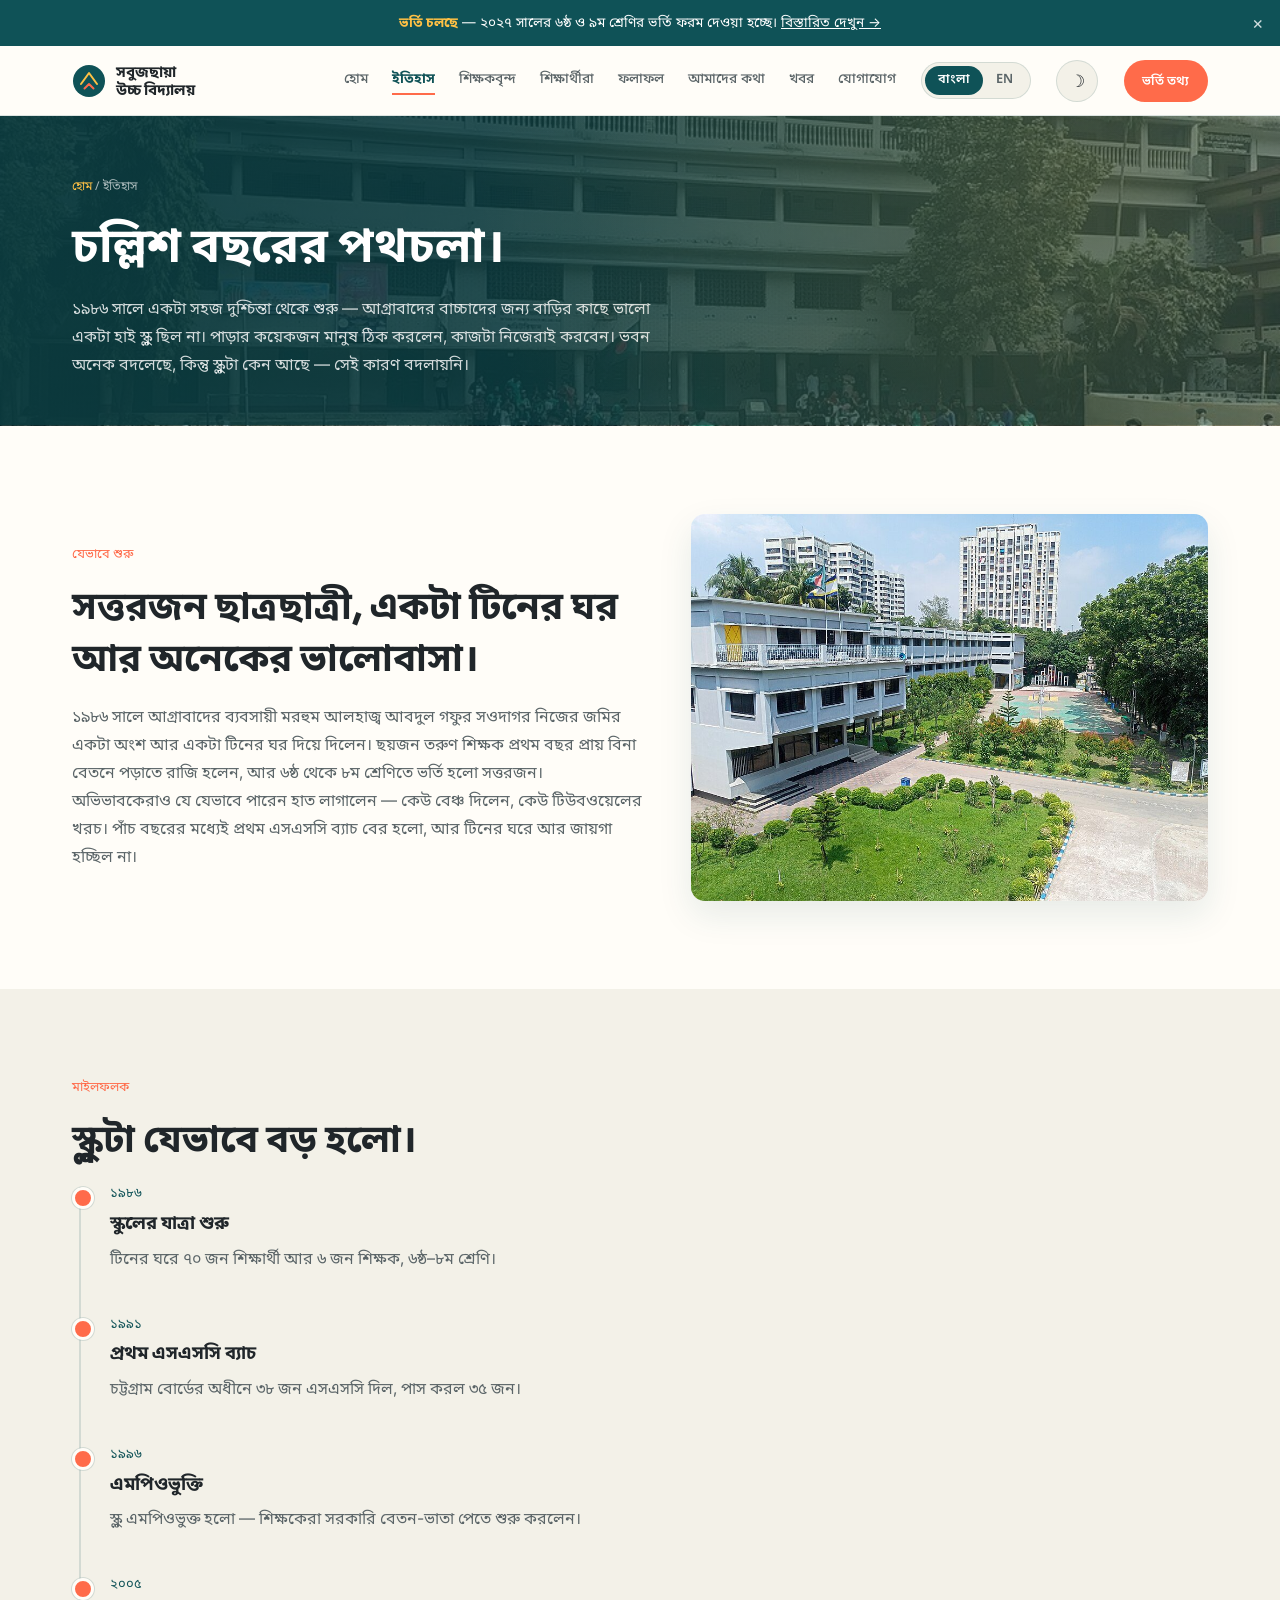
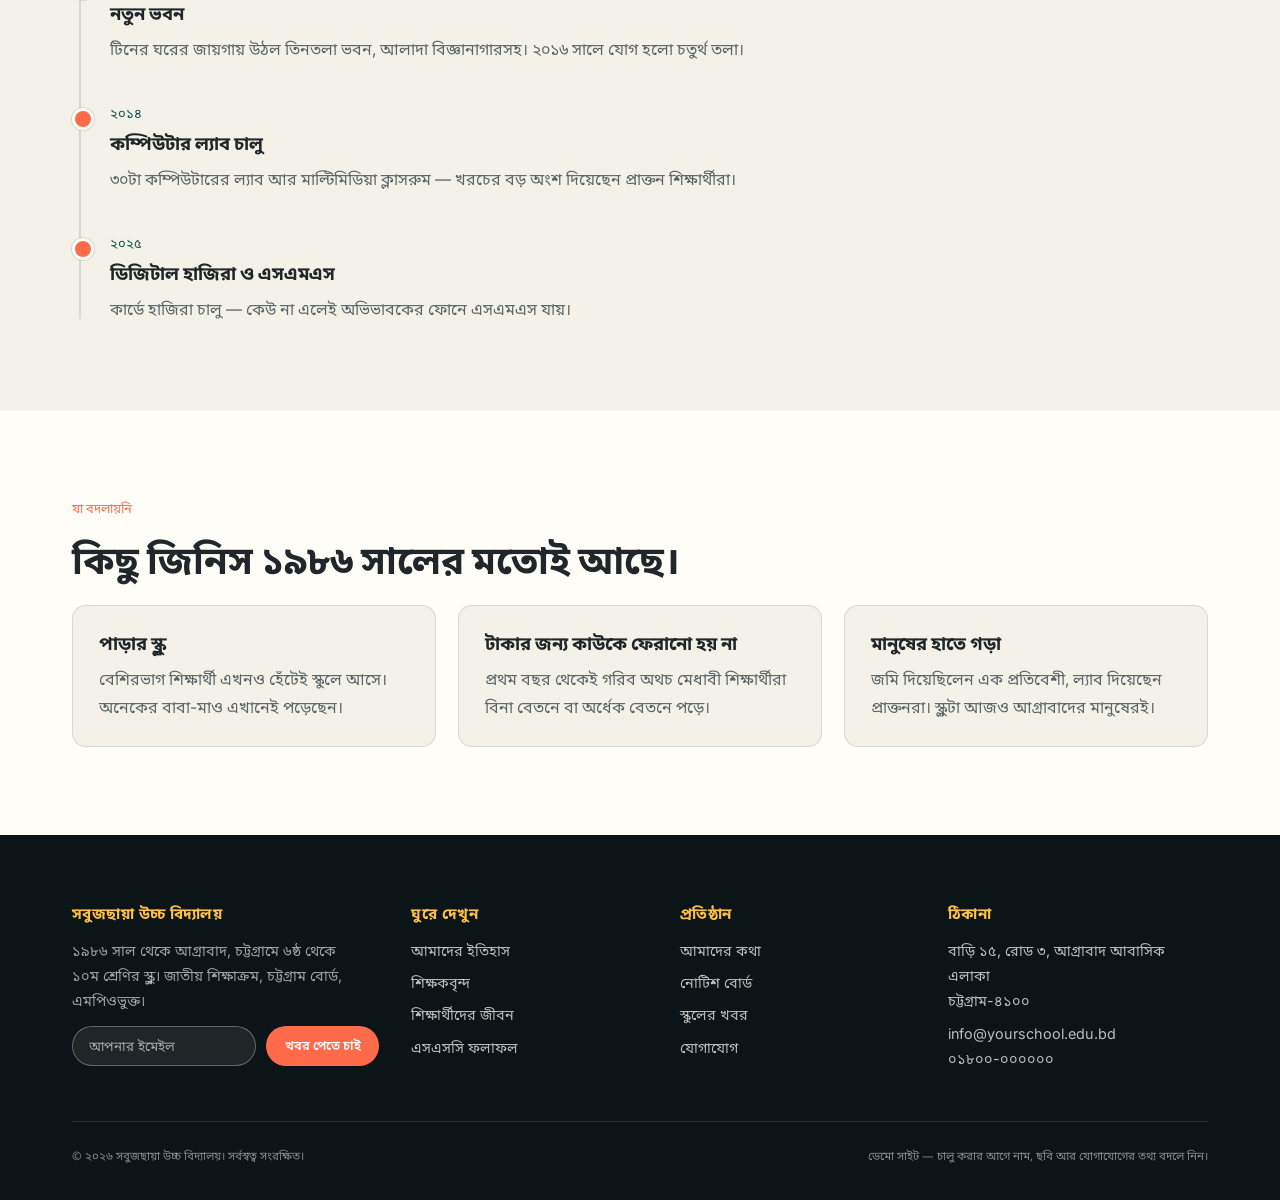
<file: history.html>
<!DOCTYPE html>
<html lang="bn">

<head>
  <meta charset="UTF-8">
  <meta name="viewport" content="width=device-width, initial-scale=1.0">
  <script>try{if(localStorage.getItem("site-lang")==="en"){document.documentElement.lang="en";document.documentElement.classList.add("lang-pending");}}catch(e){}</script>
  <title data-en="Our History — Sobujchhaya High School">আমাদের ইতিহাস — সবুজছায়া উচ্চ বিদ্যালয়</title>
  <script>(function () {try {var t = localStorage.getItem('bl-theme'); if (t === 'dark') document.documentElement.setAttribute('data-theme', 'dark');} catch (e) { } })();</script>
  <link rel="preconnect" href="https://fonts.googleapis.com">
  <link rel="preconnect" href="https://fonts.gstatic.com" crossorigin>
  <link
    href="https://fonts.googleapis.com/css2?family=Sora:wght@600;700;800&family=Inter:wght@400;500;600&family=JetBrains+Mono:wght@500&family=Noto+Sans+Bengali:wght@400;500;600;700&display=swap"
    rel="stylesheet">
  <link rel="stylesheet" href="style.css">
</head>

<body>

  <div class="notice-bar">
    <span data-en="&lt;strong&gt;Admissions open&lt;/strong&gt; — forms for Class 6 and Class 9 (2027 session) are now available. &lt;a href=&quot;notice-details.html#admission-2027&quot; style=&quot;text-decoration:underline;&quot;&gt;See details →&lt;/a&gt;"><strong>ভর্তি চলছে</strong> — ২০২৭ সালের ৬ষ্ঠ ও ৯ম শ্রেণির ভর্তি ফরম দেওয়া হচ্ছে। <a href="notice-details.html#admission-2027"
        style="text-decoration:underline;">বিস্তারিত দেখুন →</a></span>
    <button class="notice-close" aria-label="বার্তাটা বন্ধ করুন" data-en-aria-label="Close this message">&times;</button>
  </div>

  <header class="site-header">
    <div class="header-inner">
      <a href="index.html" class="brand">
        <svg width="34" height="34" viewBox="0 0 34 34" fill="none" xmlns="http://www.w3.org/2000/svg" aria-hidden="true">
          <circle cx="17" cy="17" r="16" fill="#0F5257" />
          <path d="M9 20L17 9L25 20" stroke="#FFC145" stroke-width="2" stroke-linecap="round" stroke-linejoin="round" />
          <path d="M12.5 24.5L17 20L21.5 24.5" stroke="#FF6B4A" stroke-width="2" stroke-linecap="round"
            stroke-linejoin="round" />
        </svg>
        <span class="brand-name" data-en="Sobujchhaya&lt;br&gt;High School">সবুজছায়া<br>উচ্চ বিদ্যালয়</span>
      </a>
      <button class="nav-toggle" aria-label="মেনু খুলুন/বন্ধ করুন" data-en-aria-label="Open/close menu"><span></span></button>
      <nav class="main-nav">
        <a href="index.html" data-en="Home">হোম</a>
        <a href="history.html" class="active" data-en="History">ইতিহাস</a>
        <a href="teachers.html" data-en="Teachers">শিক্ষকবৃন্দ</a>
        <a href="students.html" data-en="Students">শিক্ষার্থীরা</a>
        <a href="results.html" data-en="Results">ফলাফল</a>
        <a href="about.html" data-en="About">আমাদের কথা</a>
        <a href="blog.html" data-en="News">খবর</a>
        <a href="contact.html" data-en="Contact">যোগাযোগ</a>
      </nav>
      <div class="lang-switch" role="group" aria-label="ভাষা বেছে নিন" data-en-aria-label="Choose language">
        <button type="button" data-lang="bn" lang="bn" aria-pressed="true">বাংলা</button>
        <button type="button" data-lang="en" lang="en" aria-pressed="false">EN</button>
      </div>
      <button class="theme-toggle" aria-label="ডার্ক মোড চালু/বন্ধ" data-en-aria-label="Toggle dark mode">
        <span class="icon-light">&#9789;</span>
        <span class="icon-dark">&#9728;</span>
      </button>
      <a href="contact.html" class="btn btn-primary btn-sm header-cta" data-en="Admissions">ভর্তি তথ্য</a>
    </div>
  </header>

  <main>

    <section class="page-hero has-bg" style="--hero-bg: url('images/school-field.jpg')">
      <div class="wrap">
        <div class="breadcrumb"><a href="index.html" data-en="Home">হোম</a> / <span data-en="History">ইতিহাস</span></div>
        <h1 data-en="Forty years, one tin roof at a time.">চল্লিশ বছরের পথচলা।</h1>
        <p data-en="It started in 1986 with a simple worry: there was no decent high school close to home for Agrabad's children. A few neighbours decided to fix that themselves. The building has changed a lot since then — the reason it exists hasn't.">১৯৮৬ সালে একটা সহজ দুশ্চিন্তা থেকে শুরু — আগ্রাবাদের বাচ্চাদের জন্য বাড়ির কাছে ভালো একটা হাই স্কুল ছিল না। পাড়ার কয়েকজন মানুষ ঠিক করলেন, কাজটা নিজেরাই করবেন। ভবন অনেক বদলেছে, কিন্তু স্কুলটা কেন আছে — সেই কারণ বদলায়নি।</p>
      </div>
    </section>

    <section class="section">
      <div class="wrap hero-grid">
        <div class="reveal">
          <span class="eyebrow" data-en="How it began">যেভাবে শুরু</span>
          <h2 data-en="Seventy students, a tin-roofed room and a lot of goodwill.">সত্তরজন ছাত্রছাত্রী, একটা টিনের ঘর আর অনেকের ভালোবাসা।</h2>
          <p data-en="In 1986, local businessman the late Alhaj Abdul Gafur Saudagar gave a piece of his land and a tin-roofed room. Six young teachers agreed to teach for almost nothing for the first year, and seventy students from Class 6 to 8 enrolled.">১৯৮৬ সালে আগ্রাবাদের ব্যবসায়ী মরহুম আলহাজ্ব আবদুল গফুর সওদাগর নিজের জমির একটা অংশ আর একটা টিনের ঘর দিয়ে দিলেন। ছয়জন তরুণ শিক্ষক প্রথম বছর প্রায় বিনা বেতনে পড়াতে রাজি হলেন, আর ৬ষ্ঠ থেকে ৮ম শ্রেণিতে ভর্তি হলো সত্তরজন।</p>
          <p data-en="Guardians helped where they could — one donated benches, another paid for the tube well. Within five years the school had its first SSC batch, and the tin room was no longer big enough.">অভিভাবকেরাও যে যেভাবে পারেন হাত লাগালেন — কেউ বেঞ্চ দিলেন, কেউ টিউবওয়েলের খরচ। পাঁচ বছরের মধ্যেই প্রথম এসএসসি ব্যাচ বের হলো, আর টিনের ঘরে আর জায়গা হচ্ছিল না।</p>
        </div>
        <img class="reveal" src="images/campus-garden.jpg" alt="সবুজ বাগান ঘেরা স্কুল ক্যাম্পাস" data-en-alt="School campus with a green garden" loading="lazy"
          style="border-radius: var(--radius); box-shadow: var(--shadow);">
      </div>
    </section>

    <section class="section alt">
      <div class="wrap">
        <span class="eyebrow" data-en="Milestones">মাইলফলক</span>
        <h2 data-en="How the school grew.">স্কুলটা যেভাবে বড় হলো।</h2>
        <div class="timeline reveal">
          <div class="timeline-item">
            <div class="timeline-year" data-en="1986">১৯৮৬</div>
            <h3 data-en="The school opens">স্কুলের যাত্রা শুরু</h3>
            <p data-en="70 students and 6 teachers in a tin-roofed room, Classes 6–8.">টিনের ঘরে ৭০ জন শিক্ষার্থী আর ৬ জন শিক্ষক, ৬ষ্ঠ–৮ম শ্রেণি।</p>
          </div>
          <div class="timeline-item">
            <div class="timeline-year" data-en="1991">১৯৯১</div>
            <h3 data-en="First SSC batch">প্রথম এসএসসি ব্যাচ</h3>
            <p data-en="38 students sat the SSC under the Chattogram Board; 35 passed.">চট্টগ্রাম বোর্ডের অধীনে ৩৮ জন এসএসসি দিল, পাস করল ৩৫ জন।</p>
          </div>
          <div class="timeline-item">
            <div class="timeline-year" data-en="1996">১৯৯৬</div>
            <h3 data-en="MPO listing">এমপিওভুক্তি</h3>
            <p data-en="The school was MPO-listed, so teachers began receiving government salary support.">স্কুল এমপিওভুক্ত হলো — শিক্ষকেরা সরকারি বেতন-ভাতা পেতে শুরু করলেন।</p>
          </div>
          <div class="timeline-item">
            <div class="timeline-year" data-en="2005">২০০৫</div>
            <h3 data-en="The new building">নতুন ভবন</h3>
            <p data-en="A three-storey building replaced the tin rooms, with separate science labs. A fourth floor was added in 2016.">টিনের ঘরের জায়গায় উঠল তিনতলা ভবন, আলাদা বিজ্ঞানাগারসহ। ২০১৬ সালে যোগ হলো চতুর্থ তলা।</p>
          </div>
          <div class="timeline-item">
            <div class="timeline-year" data-en="2014">২০১৪</div>
            <h3 data-en="Computer lab opens">কম্পিউটার ল্যাব চালু</h3>
            <p data-en="A 30-computer lab and multimedia classrooms, largely funded by former students.">৩০টা কম্পিউটারের ল্যাব আর মাল্টিমিডিয়া ক্লাসরুম — খরচের বড় অংশ দিয়েছেন প্রাক্তন শিক্ষার্থীরা।</p>
          </div>
          <div class="timeline-item">
            <div class="timeline-year" data-en="2025">২০২৫</div>
            <h3 data-en="Digital attendance and SMS">ডিজিটাল হাজিরা ও এসএমএস</h3>
            <p data-en="Card-based attendance, with an SMS to guardians whenever a student is absent.">কার্ডে হাজিরা চালু — কেউ না এলেই অভিভাবকের ফোনে এসএমএস যায়।</p>
          </div>
        </div>
      </div>
    </section>

    <section class="section">
      <div class="wrap">
        <span class="eyebrow" data-en="What hasn't changed">যা বদলায়নি</span>
        <h2 data-en="Some things are the same as in 1986.">কিছু জিনিস ১৯৮৬ সালের মতোই আছে।</h2>
        <div class="card-grid cols-3 reveal">
          <div class="value-card">
            <h3 data-en="A neighbourhood school">পাড়ার স্কুল</h3>
            <p data-en="Most of our students still walk to school. Many of their parents studied here too.">বেশিরভাগ শিক্ষার্থী এখনও হেঁটেই স্কুলে আসে। অনেকের বাবা-মাও এখানেই পড়েছেন।</p>
          </div>
          <div class="value-card">
            <h3 data-en="Nobody turned away for money">টাকার জন্য কাউকে ফেরানো হয় না</h3>
            <p data-en="From the very first year, deserving students from poor families have studied for free or half fees.">প্রথম বছর থেকেই গরিব অথচ মেধাবী শিক্ষার্থীরা বিনা বেতনে বা অর্ধেক বেতনে পড়ে।</p>
          </div>
          <div class="value-card">
            <h3 data-en="Built by the community">মানুষের হাতে গড়া</h3>
            <p data-en="The land came from a neighbour, the lab from former students. The school still belongs to Agrabad.">জমি দিয়েছিলেন এক প্রতিবেশী, ল্যাব দিয়েছেন প্রাক্তনরা। স্কুলটা আজও আগ্রাবাদের মানুষেরই।</p>
          </div>
        </div>
      </div>
    </section>

  </main>

  <footer class="site-footer">
    <div class="wrap">
      <div class="footer-grid">
        <div class="footer-brand">
          <h4 data-en="Sobujchhaya High School">সবুজছায়া উচ্চ বিদ্যালয়</h4>
          <p data-en="A Class 6–10 high school in Agrabad, Chattogram, since 1986. National curriculum, Chattogram Board, MPO-listed.">১৯৮৬ সাল থেকে আগ্রাবাদ, চট্টগ্রামে ৬ষ্ঠ থেকে ১০ম শ্রেণির স্কুল। জাতীয় শিক্ষাক্রম, চট্টগ্রাম বোর্ড, এমপিওভুক্ত।</p>
          <form class="newsletter">
            <input type="email" placeholder="আপনার ইমেইল" data-en-placeholder="Your email address" required>
            <button type="submit" class="btn btn-primary btn-sm" data-en="Subscribe">খবর পেতে চাই</button>
          </form>
          <p class="newsletter-note form-note"></p>
        </div>
        <div>
          <h4 data-en="Explore">ঘুরে দেখুন</h4>
          <a href="history.html" data-en="Our history">আমাদের ইতিহাস</a>
          <a href="teachers.html" data-en="Our teachers">শিক্ষকবৃন্দ</a>
          <a href="students.html" data-en="Student life">শিক্ষার্থীদের জীবন</a>
          <a href="results.html" data-en="SSC results">এসএসসি ফলাফল</a>
        </div>
        <div>
          <h4 data-en="School">প্রতিষ্ঠান</h4>
          <a href="about.html" data-en="About us">আমাদের কথা</a>
          <a href="notice-details.html" data-en="Notice board">নোটিশ বোর্ড</a>
          <a href="blog.html" data-en="News">স্কুলের খবর</a>
          <a href="contact.html" data-en="Contact">যোগাযোগ</a>
        </div>
        <div>
          <h4 data-en="Address">ঠিকানা</h4>
          <p data-en="House 15, Road 3, Agrabad R/A&lt;br&gt;Chattogram-4100">বাড়ি ১৫, রোড ৩, আগ্রাবাদ আবাসিক এলাকা<br>চট্টগ্রাম-৪১০০</p>
          <p data-en="info@yourschool.edu.bd&lt;br&gt;01800-000000">info@yourschool.edu.bd<br>০১৮০০-০০০০০০</p>
        </div>
      </div>
      <div class="footer-bottom">
        <span data-en="© 2026 Sobujchhaya High School. All rights reserved.">© ২০২৬ সবুজছায়া উচ্চ বিদ্যালয়। সর্বস্বত্ব সংরক্ষিত।</span>
        <span data-en="Demo site — replace the names, photos and contact details before going live.">ডেমো সাইট — চালু করার আগে নাম, ছবি আর যোগাযোগের তথ্য বদলে নিন।</span>
      </div>
    </div>
  </footer>
  <button id="back-to-top" class="back-to-top" aria-label="উপরে যান" data-en-aria-label="Back to top">&#8593;</button>
  <script src="script.js"></script>
</body>

</html>
</file>
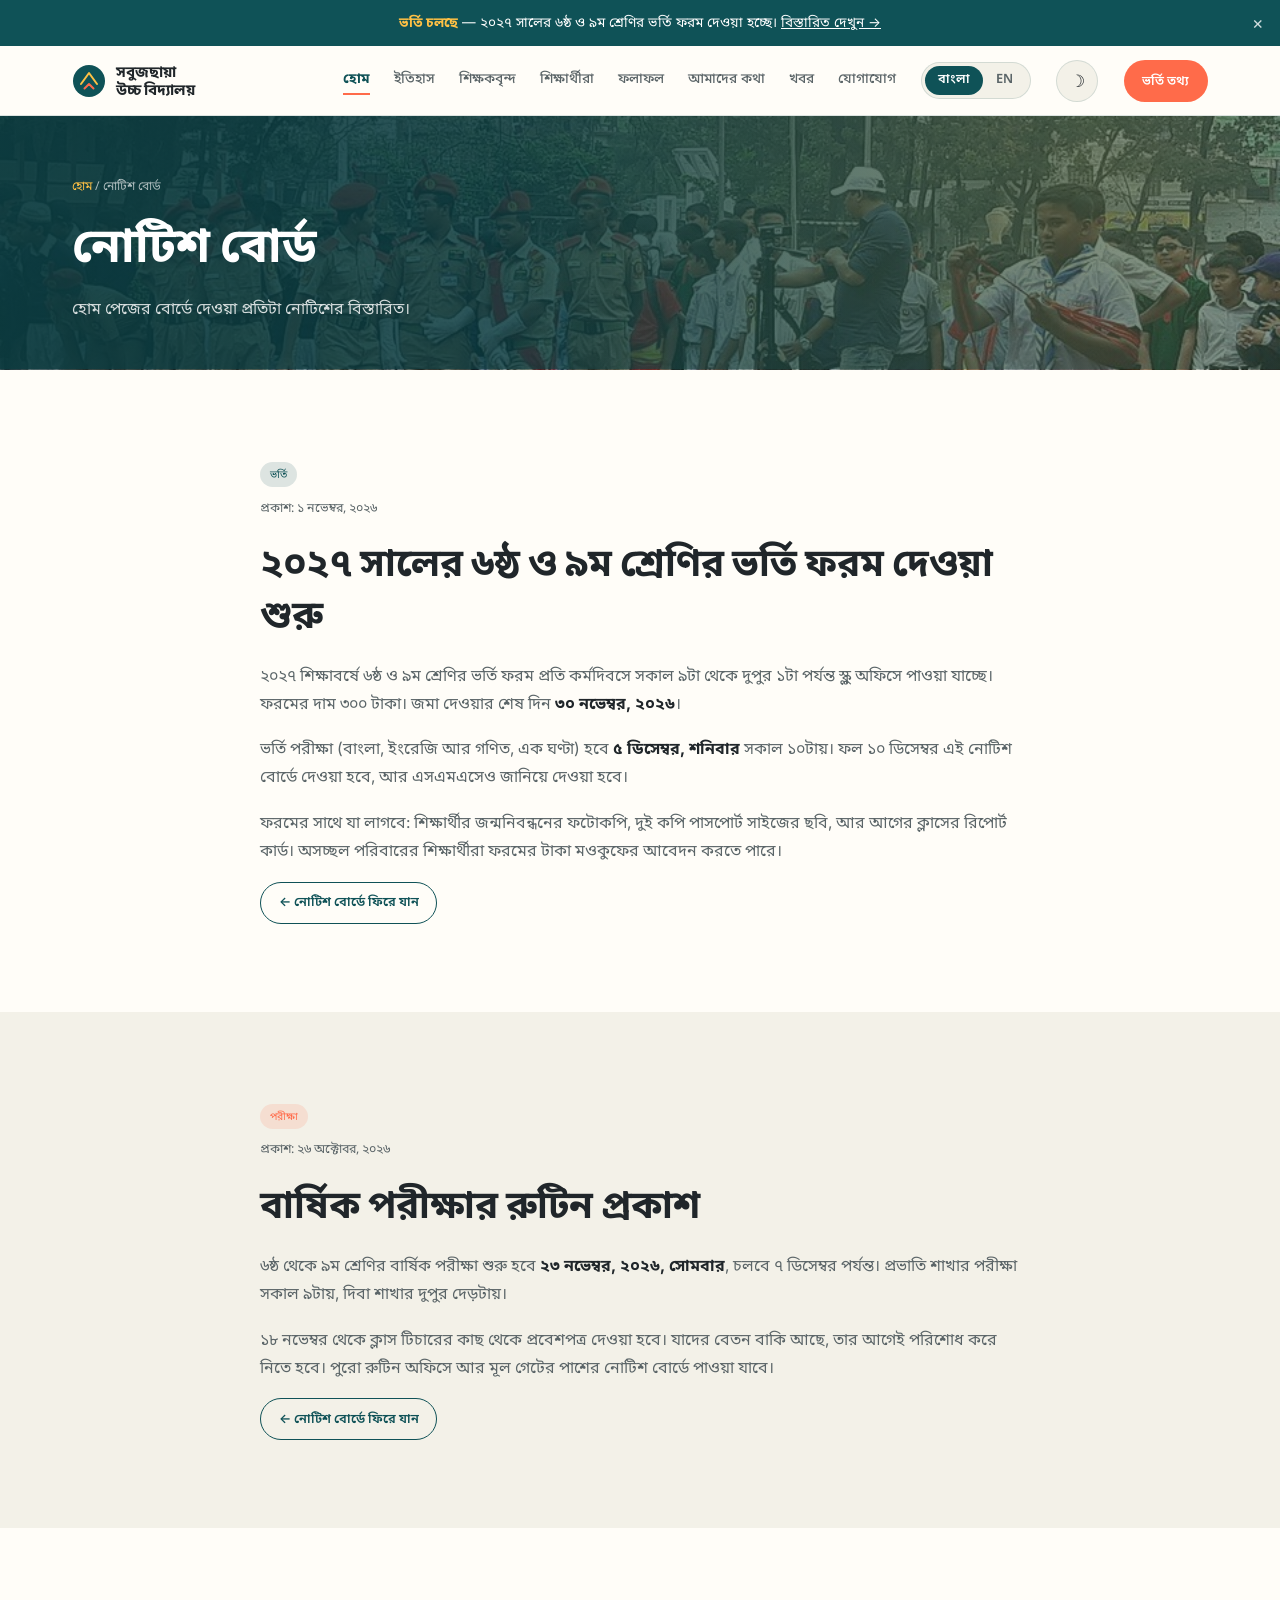
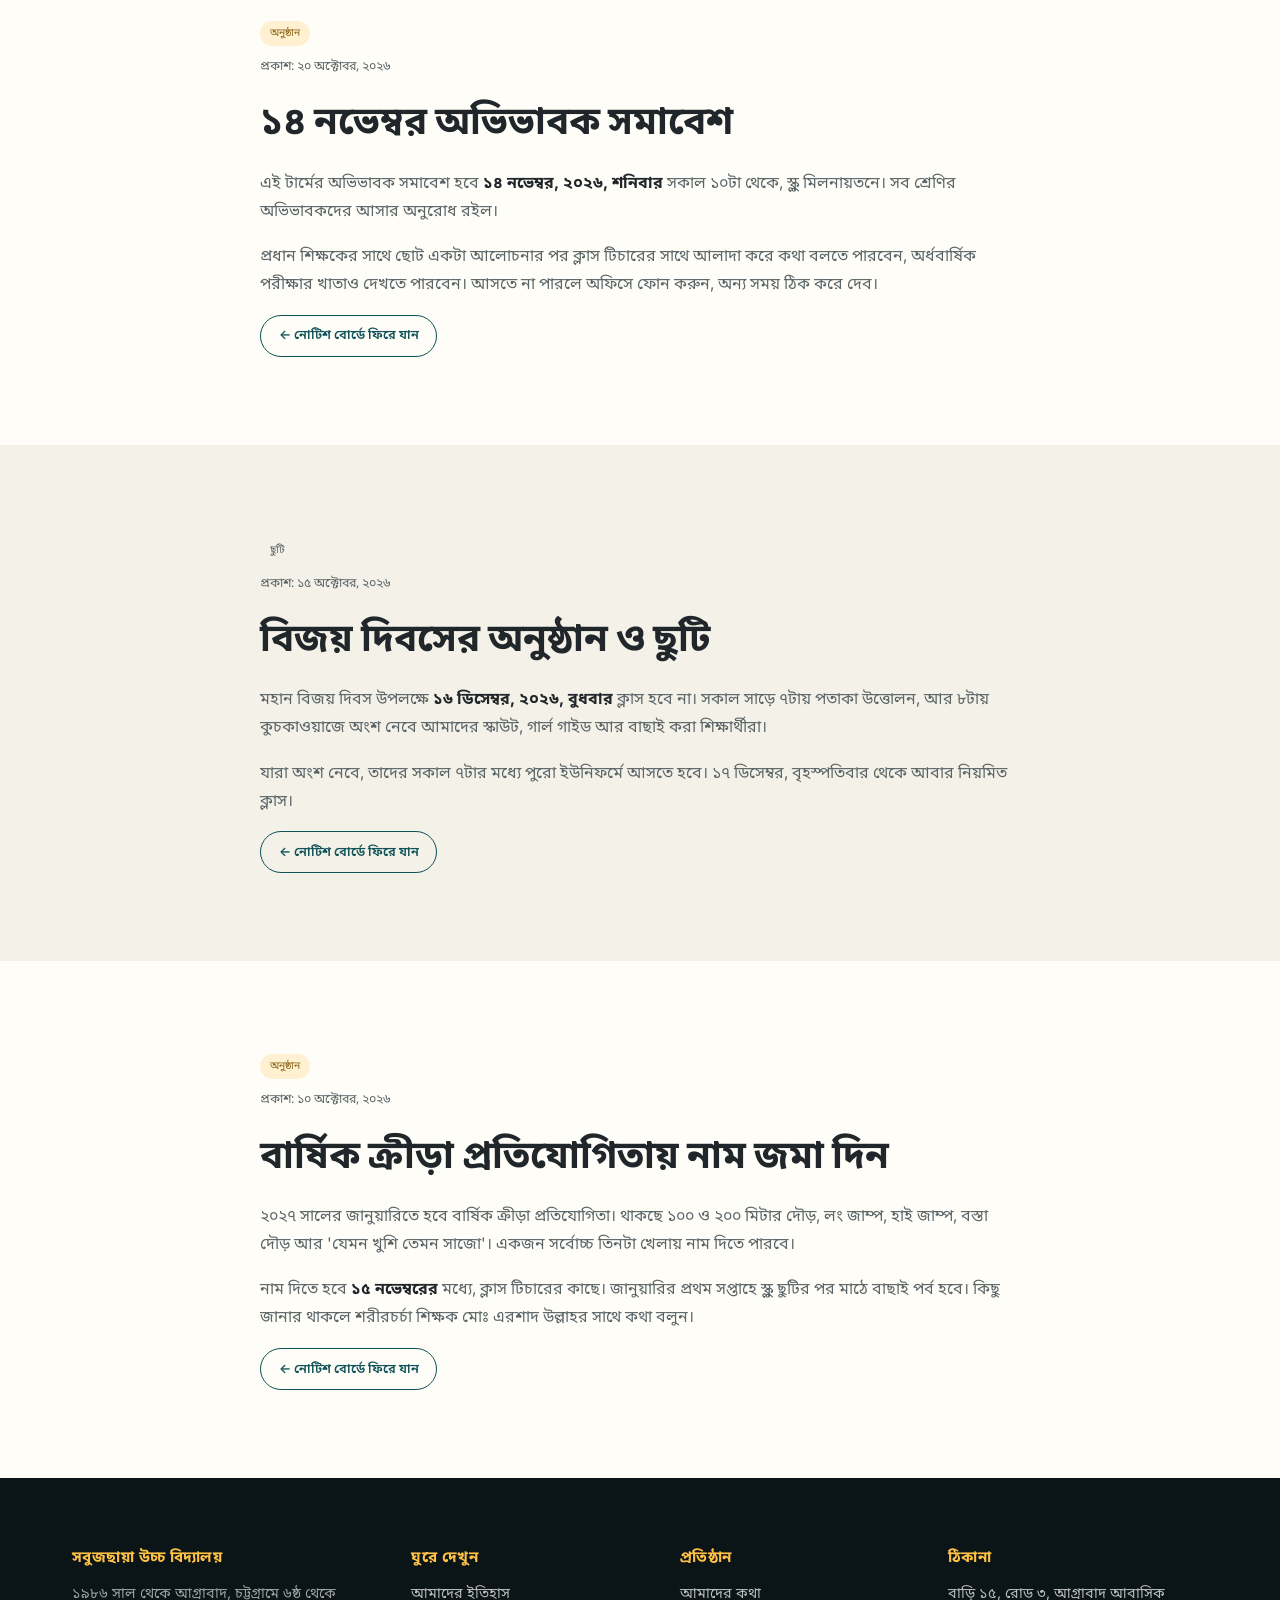
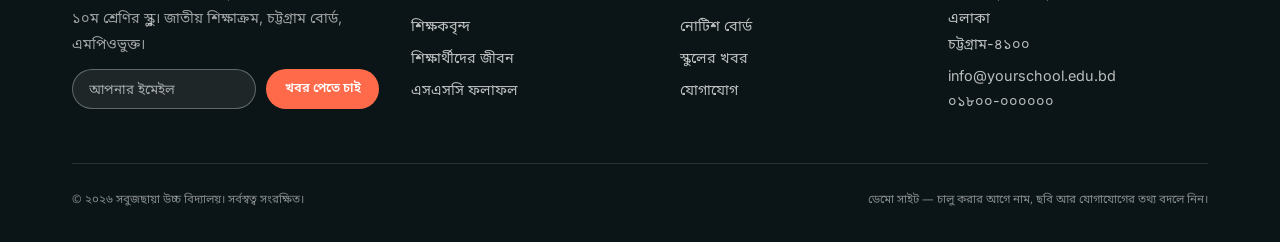
<file: notice-details.html>
<!DOCTYPE html>
<html lang="bn">

<head>
  <meta charset="UTF-8">
  <meta name="viewport" content="width=device-width, initial-scale=1.0">
  <script>try{if(localStorage.getItem("site-lang")==="en"){document.documentElement.lang="en";document.documentElement.classList.add("lang-pending");}}catch(e){}</script>
  <title data-en="Notice Board — Sobujchhaya High School">নোটিশ বোর্ড — সবুজছায়া উচ্চ বিদ্যালয়</title>
  <script>(function () {try {var t = localStorage.getItem('bl-theme'); if (t === 'dark') document.documentElement.setAttribute('data-theme', 'dark');} catch (e) { } })();</script>
  <link rel="preconnect" href="https://fonts.googleapis.com">
  <link rel="preconnect" href="https://fonts.gstatic.com" crossorigin>
  <link
    href="https://fonts.googleapis.com/css2?family=Sora:wght@600;700;800&family=Inter:wght@400;500;600&family=JetBrains+Mono:wght@500&family=Noto+Sans+Bengali:wght@400;500;600;700&display=swap"
    rel="stylesheet">
  <link rel="stylesheet" href="style.css">
</head>

<body>

  <div class="notice-bar">
    <span data-en="&lt;strong&gt;Admissions open&lt;/strong&gt; — forms for Class 6 and Class 9 (2027 session) are now available. &lt;a href=&quot;notice-details.html#admission-2027&quot; style=&quot;text-decoration:underline;&quot;&gt;See details →&lt;/a&gt;"><strong>ভর্তি চলছে</strong> — ২০২৭ সালের ৬ষ্ঠ ও ৯ম শ্রেণির ভর্তি ফরম দেওয়া হচ্ছে। <a href="notice-details.html#admission-2027"
        style="text-decoration:underline;">বিস্তারিত দেখুন →</a></span>
    <button class="notice-close" aria-label="বার্তাটা বন্ধ করুন" data-en-aria-label="Close this message">&times;</button>
  </div>

  <header class="site-header">
    <div class="header-inner">
      <a href="index.html" class="brand">
        <svg width="34" height="34" viewBox="0 0 34 34" fill="none" xmlns="http://www.w3.org/2000/svg" aria-hidden="true">
          <circle cx="17" cy="17" r="16" fill="#0F5257" />
          <path d="M9 20L17 9L25 20" stroke="#FFC145" stroke-width="2" stroke-linecap="round" stroke-linejoin="round" />
          <path d="M12.5 24.5L17 20L21.5 24.5" stroke="#FF6B4A" stroke-width="2" stroke-linecap="round"
            stroke-linejoin="round" />
        </svg>
        <span class="brand-name" data-en="Sobujchhaya&lt;br&gt;High School">সবুজছায়া<br>উচ্চ বিদ্যালয়</span>
      </a>
      <button class="nav-toggle" aria-label="মেনু খুলুন/বন্ধ করুন" data-en-aria-label="Open/close menu"><span></span></button>
      <nav class="main-nav">
        <a href="index.html" class="active" data-en="Home">হোম</a>
        <a href="history.html" data-en="History">ইতিহাস</a>
        <a href="teachers.html" data-en="Teachers">শিক্ষকবৃন্দ</a>
        <a href="students.html" data-en="Students">শিক্ষার্থীরা</a>
        <a href="results.html" data-en="Results">ফলাফল</a>
        <a href="about.html" data-en="About">আমাদের কথা</a>
        <a href="blog.html" data-en="News">খবর</a>
        <a href="contact.html" data-en="Contact">যোগাযোগ</a>
      </nav>
      <div class="lang-switch" role="group" aria-label="ভাষা বেছে নিন" data-en-aria-label="Choose language">
        <button type="button" data-lang="bn" lang="bn" aria-pressed="true">বাংলা</button>
        <button type="button" data-lang="en" lang="en" aria-pressed="false">EN</button>
      </div>
      <button class="theme-toggle" aria-label="ডার্ক মোড চালু/বন্ধ" data-en-aria-label="Toggle dark mode">
        <span class="icon-light">&#9789;</span>
        <span class="icon-dark">&#9728;</span>
      </button>
      <a href="contact.html" class="btn btn-primary btn-sm header-cta" data-en="Admissions">ভর্তি তথ্য</a>
    </div>
  </header>

  <main>

    <section class="page-hero has-bg" style="--hero-bg: url('images/scout-parade.jpg')">
      <div class="wrap">
        <div class="breadcrumb"><a href="index.html" data-en="Home">হোম</a> / <span data-en="Notice board">নোটিশ বোর্ড</span></div>
        <h1 data-en="Notice board">নোটিশ বোর্ড</h1>
        <p data-en="Full details of every notice on the home page board.">হোম পেজের বোর্ডে দেওয়া প্রতিটা নোটিশের বিস্তারিত।</p>
      </div>
    </section>

    <section class="section">
      <div class="wrap">
        <div class="notice-detail reveal" id="admission-2027">
          <span class="notice-tag notice-tag-admissions" data-en="Admissions">ভর্তি</span>
          <span class="notice-detail-date" data-en="Published 1 November 2026">প্রকাশ: ১ নভেম্বর, ২০২৬</span>
          <h2 data-en="2027 admission forms for Class 6 and 9 are out">২০২৭ সালের ৬ষ্ঠ ও ৯ম শ্রেণির ভর্তি ফরম দেওয়া শুরু</h2>
          <p data-en="Admission forms for Class 6 and Class 9 for the 2027 session are available from the school office every working day, 9 am–1 pm. The form costs Tk 300. The last day to submit is &lt;strong&gt;30 November 2026&lt;/strong&gt;.">২০২৭ শিক্ষাবর্ষে ৬ষ্ঠ ও ৯ম শ্রেণির ভর্তি ফরম প্রতি কর্মদিবসে সকাল ৯টা থেকে দুপুর ১টা পর্যন্ত স্কুল অফিসে পাওয়া যাচ্ছে। ফরমের দাম ৩০০ টাকা। জমা দেওয়ার শেষ দিন <strong>৩০ নভেম্বর, ২০২৬</strong>।</p>
          <p data-en="The admission test (Bangla, English and maths, one hour) will be held on &lt;strong&gt;Saturday, 5 December&lt;/strong&gt; at 10 am. Results will be posted on this notice board and sent by SMS on 10 December.">ভর্তি পরীক্ষা (বাংলা, ইংরেজি আর গণিত, এক ঘণ্টা) হবে <strong>৫ ডিসেম্বর, শনিবার</strong> সকাল ১০টায়। ফল ১০ ডিসেম্বর এই নোটিশ বোর্ডে দেওয়া হবে, আর এসএমএসেও জানিয়ে দেওয়া হবে।</p>
          <p data-en="Bring with the form: the student's birth certificate (photocopy), two passport-size photos, and the previous class's report card. Students from poor families can ask for the form fee to be waived.">ফরমের সাথে যা লাগবে: শিক্ষার্থীর জন্মনিবন্ধনের ফটোকপি, দুই কপি পাসপোর্ট সাইজের ছবি, আর আগের ক্লাসের রিপোর্ট কার্ড। অসচ্ছল পরিবারের শিক্ষার্থীরা ফরমের টাকা মওকুফের আবেদন করতে পারে।</p>
          <a href="index.html#notice-board" class="btn btn-ghost btn-sm" data-en="← Back to the notice board">← নোটিশ বোর্ডে ফিরে যান</a>
        </div>
      </div>
    </section>

    <section class="section alt">
      <div class="wrap">
        <div class="notice-detail reveal" id="annual-exam">
          <span class="notice-tag notice-tag-academics" data-en="Exams">পরীক্ষা</span>
          <span class="notice-detail-date" data-en="Published 26 October 2026">প্রকাশ: ২৬ অক্টোবর, ২০২৬</span>
          <h2 data-en="Annual exam routine published">বার্ষিক পরীক্ষার রুটিন প্রকাশ</h2>
          <p data-en="The annual exams for Classes 6–9 begin on &lt;strong&gt;Monday, 23 November 2026&lt;/strong&gt; and end on 7 December. The morning shift sits from 9 am and the day shift from 1:30 pm.">৬ষ্ঠ থেকে ৯ম শ্রেণির বার্ষিক পরীক্ষা শুরু হবে <strong>২৩ নভেম্বর, ২০২৬, সোমবার</strong>, চলবে ৭ ডিসেম্বর পর্যন্ত। প্রভাতি শাখার পরীক্ষা সকাল ৯টায়, দিবা শাখার দুপুর দেড়টায়।</p>
          <p data-en="Admit cards will be handed out by class teachers from 18 November. Students with unpaid fees should clear them before then. The full routine is available from the office and on the notice board by the main gate.">১৮ নভেম্বর থেকে ক্লাস টিচারের কাছ থেকে প্রবেশপত্র দেওয়া হবে। যাদের বেতন বাকি আছে, তার আগেই পরিশোধ করে নিতে হবে। পুরো রুটিন অফিসে আর মূল গেটের পাশের নোটিশ বোর্ডে পাওয়া যাবে।</p>
          <a href="index.html#notice-board" class="btn btn-ghost btn-sm" data-en="← Back to the notice board">← নোটিশ বোর্ডে ফিরে যান</a>
        </div>
      </div>
    </section>

    <section class="section">
      <div class="wrap">
        <div class="notice-detail reveal" id="guardian-meeting">
          <span class="notice-tag notice-tag-events" data-en="Event">অনুষ্ঠান</span>
          <span class="notice-detail-date" data-en="Published 20 October 2026">প্রকাশ: ২০ অক্টোবর, ২০২৬</span>
          <h2 data-en="Guardians' meeting on 14 November">১৪ নভেম্বর অভিভাবক সমাবেশ</h2>
          <p data-en="The term's guardians' meeting will be held on &lt;strong&gt;Saturday, 14 November 2026&lt;/strong&gt; from 10 am in the school auditorium. Guardians of all classes are requested to attend.">এই টার্মের অভিভাবক সমাবেশ হবে <strong>১৪ নভেম্বর, ২০২৬, শনিবার</strong> সকাল ১০টা থেকে, স্কুল মিলনায়তনে। সব শ্রেণির অভিভাবকদের আসার অনুরোধ রইল।</p>
          <p data-en="After a short session with the headmaster, you can meet your child's class teacher and look at the half-yearly exam scripts. If you can't come, call the office and we'll arrange another time.">প্রধান শিক্ষকের সাথে ছোট একটা আলোচনার পর ক্লাস টিচারের সাথে আলাদা করে কথা বলতে পারবেন, অর্ধবার্ষিক পরীক্ষার খাতাও দেখতে পারবেন। আসতে না পারলে অফিসে ফোন করুন, অন্য সময় ঠিক করে দেব।</p>
          <a href="index.html#notice-board" class="btn btn-ghost btn-sm" data-en="← Back to the notice board">← নোটিশ বোর্ডে ফিরে যান</a>
        </div>
      </div>
    </section>

    <section class="section alt">
      <div class="wrap">
        <div class="notice-detail reveal" id="victory-day">
          <span class="notice-tag notice-tag-holiday" data-en="Holiday">ছুটি</span>
          <span class="notice-detail-date" data-en="Published 15 October 2026">প্রকাশ: ১৫ অক্টোবর, ২০২৬</span>
          <h2 data-en="Victory Day programme and holiday">বিজয় দিবসের অনুষ্ঠান ও ছুটি</h2>
          <p data-en="There will be no classes on &lt;strong&gt;Wednesday, 16 December 2026&lt;/strong&gt;, Victory Day. The flag will be raised at 7:30 am, and our scouts, guides and selected students will join the parade at 8 am.">মহান বিজয় দিবস উপলক্ষে <strong>১৬ ডিসেম্বর, ২০২৬, বুধবার</strong> ক্লাস হবে না। সকাল সাড়ে ৭টায় পতাকা উত্তোলন, আর ৮টায় কুচকাওয়াজে অংশ নেবে আমাদের স্কাউট, গার্ল গাইড আর বাছাই করা শিক্ষার্থীরা।</p>
          <p data-en="Students taking part should arrive at 7 am in full uniform. Regular classes resume on Thursday, 17 December.">যারা অংশ নেবে, তাদের সকাল ৭টার মধ্যে পুরো ইউনিফর্মে আসতে হবে। ১৭ ডিসেম্বর, বৃহস্পতিবার থেকে আবার নিয়মিত ক্লাস।</p>
          <a href="index.html#notice-board" class="btn btn-ghost btn-sm" data-en="← Back to the notice board">← নোটিশ বোর্ডে ফিরে যান</a>
        </div>
      </div>
    </section>

    <section class="section">
      <div class="wrap">
        <div class="notice-detail reveal" id="sports-day">
          <span class="notice-tag notice-tag-events" data-en="Event">অনুষ্ঠান</span>
          <span class="notice-detail-date" data-en="Published 10 October 2026">প্রকাশ: ১০ অক্টোবর, ২০২৬</span>
          <h2 data-en="Sports day: submit your names">বার্ষিক ক্রীড়া প্রতিযোগিতায় নাম জমা দিন</h2>
          <p data-en="The annual sports competition will be held in January 2027. Events include the 100 and 200 metre races, long jump, high jump, sack race, and 'go as you like'. Each student can enter up to three events.">২০২৭ সালের জানুয়ারিতে হবে বার্ষিক ক্রীড়া প্রতিযোগিতা। থাকছে ১০০ ও ২০০ মিটার দৌড়, লং জাম্প, হাই জাম্প, বস্তা দৌড় আর 'যেমন খুশি তেমন সাজো'। একজন সর্বোচ্চ তিনটা খেলায় নাম দিতে পারবে।</p>
          <p data-en="Give your name to your class teacher by &lt;strong&gt;15 November&lt;/strong&gt;. Heats will be held on the field after school in the first week of January. For questions, contact PE teacher Md. Ershad Ullah.">নাম দিতে হবে <strong>১৫ নভেম্বরের</strong> মধ্যে, ক্লাস টিচারের কাছে। জানুয়ারির প্রথম সপ্তাহে স্কুল ছুটির পর মাঠে বাছাই পর্ব হবে। কিছু জানার থাকলে শরীরচর্চা শিক্ষক মোঃ এরশাদ উল্লাহর সাথে কথা বলুন।</p>
          <a href="index.html#notice-board" class="btn btn-ghost btn-sm" data-en="← Back to the notice board">← নোটিশ বোর্ডে ফিরে যান</a>
        </div>
      </div>
    </section>

  </main>

  <footer class="site-footer">
    <div class="wrap">
      <div class="footer-grid">
        <div class="footer-brand">
          <h4 data-en="Sobujchhaya High School">সবুজছায়া উচ্চ বিদ্যালয়</h4>
          <p data-en="A Class 6–10 high school in Agrabad, Chattogram, since 1986. National curriculum, Chattogram Board, MPO-listed.">১৯৮৬ সাল থেকে আগ্রাবাদ, চট্টগ্রামে ৬ষ্ঠ থেকে ১০ম শ্রেণির স্কুল। জাতীয় শিক্ষাক্রম, চট্টগ্রাম বোর্ড, এমপিওভুক্ত।</p>
          <form class="newsletter">
            <input type="email" placeholder="আপনার ইমেইল" data-en-placeholder="Your email address" required>
            <button type="submit" class="btn btn-primary btn-sm" data-en="Subscribe">খবর পেতে চাই</button>
          </form>
          <p class="newsletter-note form-note"></p>
        </div>
        <div>
          <h4 data-en="Explore">ঘুরে দেখুন</h4>
          <a href="history.html" data-en="Our history">আমাদের ইতিহাস</a>
          <a href="teachers.html" data-en="Our teachers">শিক্ষকবৃন্দ</a>
          <a href="students.html" data-en="Student life">শিক্ষার্থীদের জীবন</a>
          <a href="results.html" data-en="SSC results">এসএসসি ফলাফল</a>
        </div>
        <div>
          <h4 data-en="School">প্রতিষ্ঠান</h4>
          <a href="about.html" data-en="About us">আমাদের কথা</a>
          <a href="notice-details.html" data-en="Notice board">নোটিশ বোর্ড</a>
          <a href="blog.html" data-en="News">স্কুলের খবর</a>
          <a href="contact.html" data-en="Contact">যোগাযোগ</a>
        </div>
        <div>
          <h4 data-en="Address">ঠিকানা</h4>
          <p data-en="House 15, Road 3, Agrabad R/A&lt;br&gt;Chattogram-4100">বাড়ি ১৫, রোড ৩, আগ্রাবাদ আবাসিক এলাকা<br>চট্টগ্রাম-৪১০০</p>
          <p data-en="info@yourschool.edu.bd&lt;br&gt;01800-000000">info@yourschool.edu.bd<br>০১৮০০-০০০০০০</p>
        </div>
      </div>
      <div class="footer-bottom">
        <span data-en="© 2026 Sobujchhaya High School. All rights reserved.">© ২০২৬ সবুজছায়া উচ্চ বিদ্যালয়। সর্বস্বত্ব সংরক্ষিত।</span>
        <span data-en="Demo site — replace the names, photos and contact details before going live.">ডেমো সাইট — চালু করার আগে নাম, ছবি আর যোগাযোগের তথ্য বদলে নিন।</span>
      </div>
    </div>
  </footer>
  <button id="back-to-top" class="back-to-top" aria-label="উপরে যান" data-en-aria-label="Back to top">&#8593;</button>
  <script src="script.js"></script>
</body>

</html>
</file>
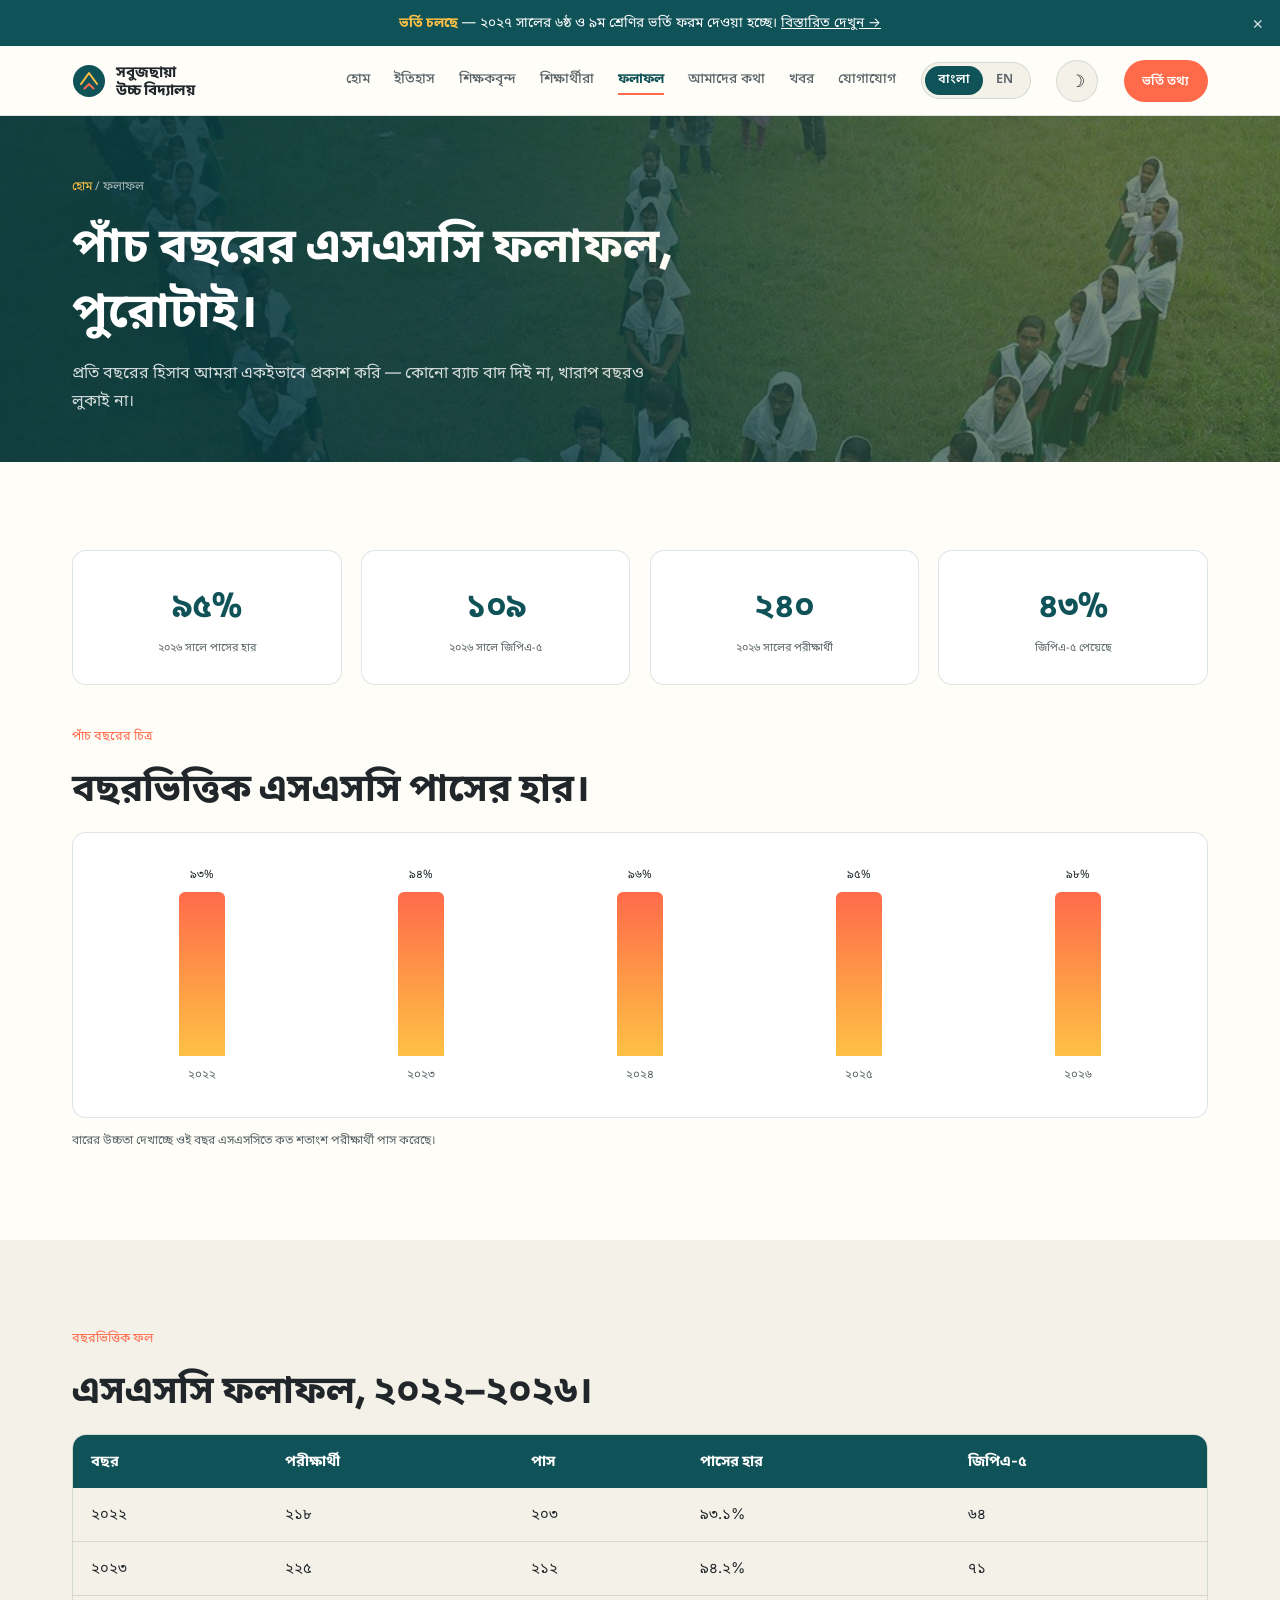
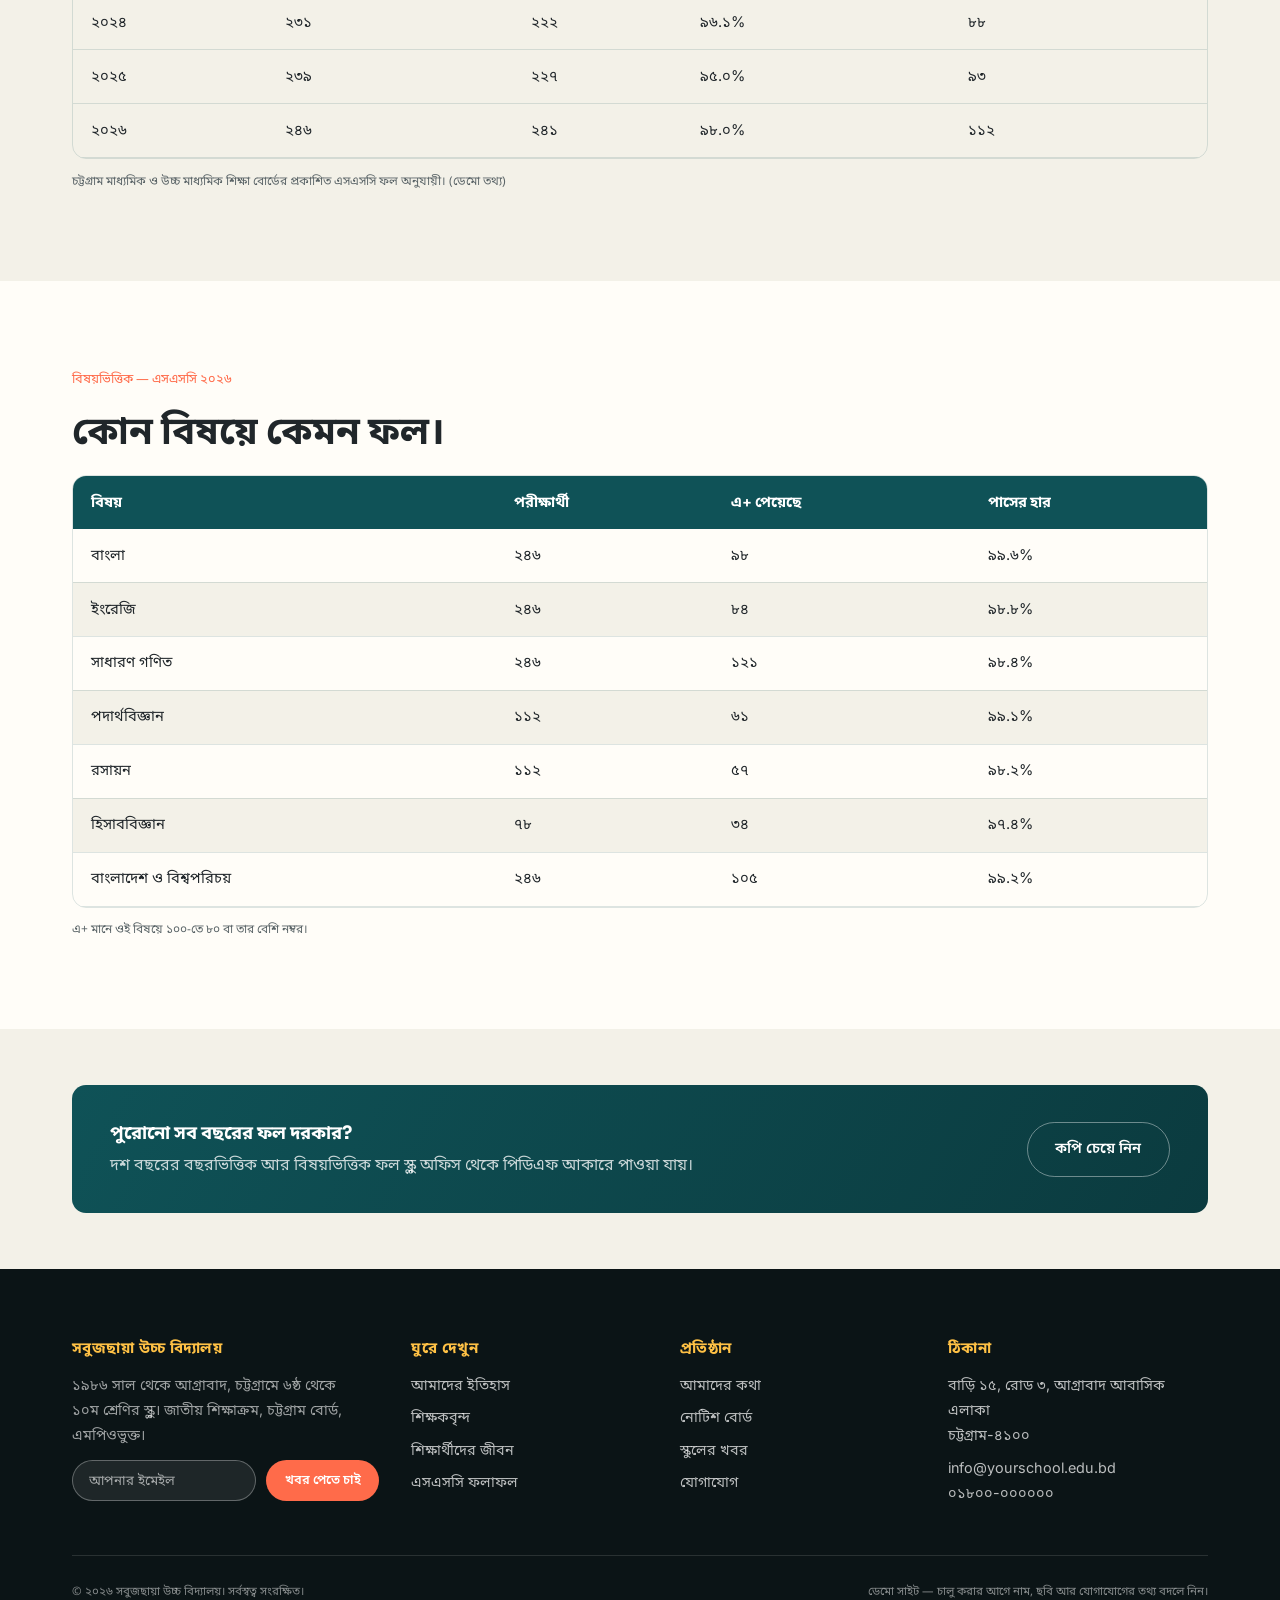
<file: results.html>
<!DOCTYPE html>
<html lang="bn">

<head>
  <meta charset="UTF-8">
  <meta name="viewport" content="width=device-width, initial-scale=1.0">
  <script>try{if(localStorage.getItem("site-lang")==="en"){document.documentElement.lang="en";document.documentElement.classList.add("lang-pending");}}catch(e){}</script>
  <title data-en="SSC Results — Sobujchhaya High School">এসএসসি ফলাফল — সবুজছায়া উচ্চ বিদ্যালয়</title>
  <script>(function () {try {var t = localStorage.getItem('bl-theme'); if (t === 'dark') document.documentElement.setAttribute('data-theme', 'dark');} catch (e) { } })();</script>
  <link rel="preconnect" href="https://fonts.googleapis.com">
  <link rel="preconnect" href="https://fonts.gstatic.com" crossorigin>
  <link
    href="https://fonts.googleapis.com/css2?family=Sora:wght@600;700;800&family=Inter:wght@400;500;600&family=JetBrains+Mono:wght@500&family=Noto+Sans+Bengali:wght@400;500;600;700&display=swap"
    rel="stylesheet">
  <link rel="stylesheet" href="style.css">
</head>

<body>

  <div class="notice-bar">
    <span data-en="&lt;strong&gt;Admissions open&lt;/strong&gt; — forms for Class 6 and Class 9 (2027 session) are now available. &lt;a href=&quot;notice-details.html#admission-2027&quot; style=&quot;text-decoration:underline;&quot;&gt;See details →&lt;/a&gt;"><strong>ভর্তি চলছে</strong> — ২০২৭ সালের ৬ষ্ঠ ও ৯ম শ্রেণির ভর্তি ফরম দেওয়া হচ্ছে। <a href="notice-details.html#admission-2027"
        style="text-decoration:underline;">বিস্তারিত দেখুন →</a></span>
    <button class="notice-close" aria-label="বার্তাটা বন্ধ করুন" data-en-aria-label="Close this message">&times;</button>
  </div>

  <header class="site-header">
    <div class="header-inner">
      <a href="index.html" class="brand">
        <svg width="34" height="34" viewBox="0 0 34 34" fill="none" xmlns="http://www.w3.org/2000/svg" aria-hidden="true">
          <circle cx="17" cy="17" r="16" fill="#0F5257" />
          <path d="M9 20L17 9L25 20" stroke="#FFC145" stroke-width="2" stroke-linecap="round" stroke-linejoin="round" />
          <path d="M12.5 24.5L17 20L21.5 24.5" stroke="#FF6B4A" stroke-width="2" stroke-linecap="round"
            stroke-linejoin="round" />
        </svg>
        <span class="brand-name" data-en="Sobujchhaya&lt;br&gt;High School">সবুজছায়া<br>উচ্চ বিদ্যালয়</span>
      </a>
      <button class="nav-toggle" aria-label="মেনু খুলুন/বন্ধ করুন" data-en-aria-label="Open/close menu"><span></span></button>
      <nav class="main-nav">
        <a href="index.html" data-en="Home">হোম</a>
        <a href="history.html" data-en="History">ইতিহাস</a>
        <a href="teachers.html" data-en="Teachers">শিক্ষকবৃন্দ</a>
        <a href="students.html" data-en="Students">শিক্ষার্থীরা</a>
        <a href="results.html" class="active" data-en="Results">ফলাফল</a>
        <a href="about.html" data-en="About">আমাদের কথা</a>
        <a href="blog.html" data-en="News">খবর</a>
        <a href="contact.html" data-en="Contact">যোগাযোগ</a>
      </nav>
      <div class="lang-switch" role="group" aria-label="ভাষা বেছে নিন" data-en-aria-label="Choose language">
        <button type="button" data-lang="bn" lang="bn" aria-pressed="true">বাংলা</button>
        <button type="button" data-lang="en" lang="en" aria-pressed="false">EN</button>
      </div>
      <button class="theme-toggle" aria-label="ডার্ক মোড চালু/বন্ধ" data-en-aria-label="Toggle dark mode">
        <span class="icon-light">&#9789;</span>
        <span class="icon-dark">&#9728;</span>
      </button>
      <a href="contact.html" class="btn btn-primary btn-sm header-cta" data-en="Admissions">ভর্তি তথ্য</a>
    </div>
  </header>

  <main>

    <section class="page-hero has-bg" style="--hero-bg: url('images/assembly-field.jpg')">
      <div class="wrap">
        <div class="breadcrumb"><a href="index.html" data-en="Home">হোম</a> / <span data-en="Results">ফলাফল</span></div>
        <h1 data-en="Five years of SSC results, in full.">পাঁচ বছরের এসএসসি ফলাফল, পুরোটাই।</h1>
        <p data-en="We publish every year's numbers the same way — no batch left out, no bad year hidden.">প্রতি বছরের হিসাব আমরা একইভাবে প্রকাশ করি — কোনো ব্যাচ বাদ দিই না, খারাপ বছরও লুকাই না।</p>
      </div>
    </section>

    <section class="section">
      <div class="wrap">
        <div class="results-stats reveal">
          <div class="stat"><span class="stat-num" data-count="98" data-suffix="%">০</span><span class="stat-label" data-en="Pass rate, 2026">২০২৬ সালে পাসের হার</span></div>
          <div class="stat"><span class="stat-num" data-count="112">০</span><span class="stat-label" data-en="GPA-5 in 2026">২০২৬ সালে জিপিএ-৫</span></div>
          <div class="stat"><span class="stat-num" data-count="246">০</span><span class="stat-label" data-en="SSC candidates, 2026">২০২৬ সালের পরীক্ষার্থী</span></div>
          <div class="stat"><span class="stat-num" data-count="45" data-suffix="%">০</span><span class="stat-label" data-en="Got GPA-5">জিপিএ-৫ পেয়েছে</span></div>
        </div>

        <span class="eyebrow" data-en="Five-year trend">পাঁচ বছরের চিত্র</span>
        <h2 data-en="SSC pass rate by year.">বছরভিত্তিক এসএসসি পাসের হার।</h2>
        <div class="chart-wrap reveal">
          <div class="bar-chart">
            <div class="bar-col">
              <span class="bar-val" data-en="93%">৯৩%</span>
              <div class="bar" data-height="93"></div>
              <span class="bar-year" data-en="2022">২০২২</span>
            </div>
            <div class="bar-col">
              <span class="bar-val" data-en="94%">৯৪%</span>
              <div class="bar" data-height="94"></div>
              <span class="bar-year" data-en="2023">২০২৩</span>
            </div>
            <div class="bar-col">
              <span class="bar-val" data-en="96%">৯৬%</span>
              <div class="bar" data-height="96"></div>
              <span class="bar-year" data-en="2024">২০২৪</span>
            </div>
            <div class="bar-col">
              <span class="bar-val" data-en="95%">৯৫%</span>
              <div class="bar" data-height="95"></div>
              <span class="bar-year" data-en="2025">২০২৫</span>
            </div>
            <div class="bar-col">
              <span class="bar-val" data-en="98%">৯৮%</span>
              <div class="bar" data-height="98"></div>
              <span class="bar-year" data-en="2026">২০২৬</span>
            </div>
          </div>
        </div>
        <p class="table-note" data-en="Bar height shows the percentage of candidates who passed the SSC that year.">বারের উচ্চতা দেখাচ্ছে ওই বছর এসএসসিতে কত শতাংশ পরীক্ষার্থী পাস করেছে।</p>
      </div>
    </section>

    <section class="section alt">
      <div class="wrap">
        <span class="eyebrow" data-en="Year by year">বছরভিত্তিক ফল</span>
        <h2 data-en="SSC results, 2022–2026.">এসএসসি ফলাফল, ২০২২–২০২৬।</h2>
        <div class="table-wrap">
          <table>
            <thead>
              <tr>
                <th data-en="Year">বছর</th>
                <th data-en="Candidates">পরীক্ষার্থী</th>
                <th data-en="Passed">পাস</th>
                <th data-en="Pass rate">পাসের হার</th>
                <th data-en="GPA-5">জিপিএ-৫</th>
              </tr>
            </thead>
            <tbody>
              <tr>
                <td data-en="2022">২০২২</td>
                <td data-en="218">২১৮</td>
                <td data-en="203">২০৩</td>
                <td data-en="93.1%">৯৩.১%</td>
                <td data-en="64">৬৪</td>
              </tr>
              <tr>
                <td data-en="2023">২০২৩</td>
                <td data-en="225">২২৫</td>
                <td data-en="212">২১২</td>
                <td data-en="94.2%">৯৪.২%</td>
                <td data-en="71">৭১</td>
              </tr>
              <tr>
                <td data-en="2024">২০২৪</td>
                <td data-en="231">২৩১</td>
                <td data-en="222">২২২</td>
                <td data-en="96.1%">৯৬.১%</td>
                <td data-en="88">৮৮</td>
              </tr>
              <tr>
                <td data-en="2025">২০২৫</td>
                <td data-en="239">২৩৯</td>
                <td data-en="227">২২৭</td>
                <td data-en="95.0%">৯৫.০%</td>
                <td data-en="93">৯৩</td>
              </tr>
              <tr>
                <td data-en="2026">২০২৬</td>
                <td data-en="246">২৪৬</td>
                <td data-en="241">২৪১</td>
                <td data-en="98.0%">৯৮.০%</td>
                <td data-en="112">১১২</td>
              </tr>
            </tbody>
          </table>
        </div>
        <p class="table-note" data-en="Based on SSC results published by the Board of Intermediate and Secondary Education, Chattogram. (Demo figures.)">চট্টগ্রাম মাধ্যমিক ও উচ্চ মাধ্যমিক শিক্ষা বোর্ডের প্রকাশিত এসএসসি ফল অনুযায়ী। (ডেমো তথ্য)</p>
      </div>
    </section>

    <section class="section">
      <div class="wrap">
        <span class="eyebrow" data-en="Subject-wise — SSC 2026">বিষয়ভিত্তিক — এসএসসি ২০২৬</span>
        <h2 data-en="How each subject went.">কোন বিষয়ে কেমন ফল।</h2>
        <div class="table-wrap">
          <table>
            <thead>
              <tr>
                <th data-en="Subject">বিষয়</th>
                <th data-en="Candidates">পরীক্ষার্থী</th>
                <th data-en="Got A+">এ+ পেয়েছে</th>
                <th data-en="Pass rate">পাসের হার</th>
              </tr>
            </thead>
            <tbody>
              <tr>
                <td data-en="Bangla">বাংলা</td>
                <td data-en="246">২৪৬</td>
                <td data-en="98">৯৮</td>
                <td data-en="99.6%">৯৯.৬%</td>
              </tr>
              <tr>
                <td data-en="English">ইংরেজি</td>
                <td data-en="246">২৪৬</td>
                <td data-en="84">৮৪</td>
                <td data-en="98.8%">৯৮.৮%</td>
              </tr>
              <tr>
                <td data-en="General Mathematics">সাধারণ গণিত</td>
                <td data-en="246">২৪৬</td>
                <td data-en="121">১২১</td>
                <td data-en="98.4%">৯৮.৪%</td>
              </tr>
              <tr>
                <td data-en="Physics">পদার্থবিজ্ঞান</td>
                <td data-en="112">১১২</td>
                <td data-en="61">৬১</td>
                <td data-en="99.1%">৯৯.১%</td>
              </tr>
              <tr>
                <td data-en="Chemistry">রসায়ন</td>
                <td data-en="112">১১২</td>
                <td data-en="57">৫৭</td>
                <td data-en="98.2%">৯৮.২%</td>
              </tr>
              <tr>
                <td data-en="Accounting">হিসাববিজ্ঞান</td>
                <td data-en="78">৭৮</td>
                <td data-en="34">৩৪</td>
                <td data-en="97.4%">৯৭.৪%</td>
              </tr>
              <tr>
                <td data-en="Bangladesh &amp; Global Studies">বাংলাদেশ ও বিশ্বপরিচয়</td>
                <td data-en="246">২৪৬</td>
                <td data-en="105">১০৫</td>
                <td data-en="99.2%">৯৯.২%</td>
              </tr>
            </tbody>
          </table>
        </div>
        <p class="table-note" data-en="A+ means 80 or more out of 100 in that subject.">এ+ মানে ওই বিষয়ে ১০০-তে ৮০ বা তার বেশি নম্বর।</p>
      </div>
    </section>

    <section class="section alt tight">
      <div class="wrap">
        <div class="cta-banner reveal">
          <div>
            <h3 data-en="Need the full results archive?">পুরোনো সব বছরের ফল দরকার?</h3>
            <p data-en="Ten years of year-wise and subject-wise results are available from the school office as a PDF.">দশ বছরের বছরভিত্তিক আর বিষয়ভিত্তিক ফল স্কুল অফিস থেকে পিডিএফ আকারে পাওয়া যায়।</p>
          </div>
          <a href="contact.html" class="btn btn-ghost-light" data-en="Request a copy">কপি চেয়ে নিন</a>
        </div>
      </div>
    </section>

  </main>

  <footer class="site-footer">
    <div class="wrap">
      <div class="footer-grid">
        <div class="footer-brand">
          <h4 data-en="Sobujchhaya High School">সবুজছায়া উচ্চ বিদ্যালয়</h4>
          <p data-en="A Class 6–10 high school in Agrabad, Chattogram, since 1986. National curriculum, Chattogram Board, MPO-listed.">১৯৮৬ সাল থেকে আগ্রাবাদ, চট্টগ্রামে ৬ষ্ঠ থেকে ১০ম শ্রেণির স্কুল। জাতীয় শিক্ষাক্রম, চট্টগ্রাম বোর্ড, এমপিওভুক্ত।</p>
          <form class="newsletter">
            <input type="email" placeholder="আপনার ইমেইল" data-en-placeholder="Your email address" required>
            <button type="submit" class="btn btn-primary btn-sm" data-en="Subscribe">খবর পেতে চাই</button>
          </form>
          <p class="newsletter-note form-note"></p>
        </div>
        <div>
          <h4 data-en="Explore">ঘুরে দেখুন</h4>
          <a href="history.html" data-en="Our history">আমাদের ইতিহাস</a>
          <a href="teachers.html" data-en="Our teachers">শিক্ষকবৃন্দ</a>
          <a href="students.html" data-en="Student life">শিক্ষার্থীদের জীবন</a>
          <a href="results.html" data-en="SSC results">এসএসসি ফলাফল</a>
        </div>
        <div>
          <h4 data-en="School">প্রতিষ্ঠান</h4>
          <a href="about.html" data-en="About us">আমাদের কথা</a>
          <a href="notice-details.html" data-en="Notice board">নোটিশ বোর্ড</a>
          <a href="blog.html" data-en="News">স্কুলের খবর</a>
          <a href="contact.html" data-en="Contact">যোগাযোগ</a>
        </div>
        <div>
          <h4 data-en="Address">ঠিকানা</h4>
          <p data-en="House 15, Road 3, Agrabad R/A&lt;br&gt;Chattogram-4100">বাড়ি ১৫, রোড ৩, আগ্রাবাদ আবাসিক এলাকা<br>চট্টগ্রাম-৪১০০</p>
          <p data-en="info@yourschool.edu.bd&lt;br&gt;01800-000000">info@yourschool.edu.bd<br>০১৮০০-০০০০০০</p>
        </div>
      </div>
      <div class="footer-bottom">
        <span data-en="© 2026 Sobujchhaya High School. All rights reserved.">© ২০২৬ সবুজছায়া উচ্চ বিদ্যালয়। সর্বস্বত্ব সংরক্ষিত।</span>
        <span data-en="Demo site — replace the names, photos and contact details before going live.">ডেমো সাইট — চালু করার আগে নাম, ছবি আর যোগাযোগের তথ্য বদলে নিন।</span>
      </div>
    </div>
  </footer>
  <button id="back-to-top" class="back-to-top" aria-label="উপরে যান" data-en-aria-label="Back to top">&#8593;</button>
  <script src="script.js"></script>
</body>

</html>
</file>
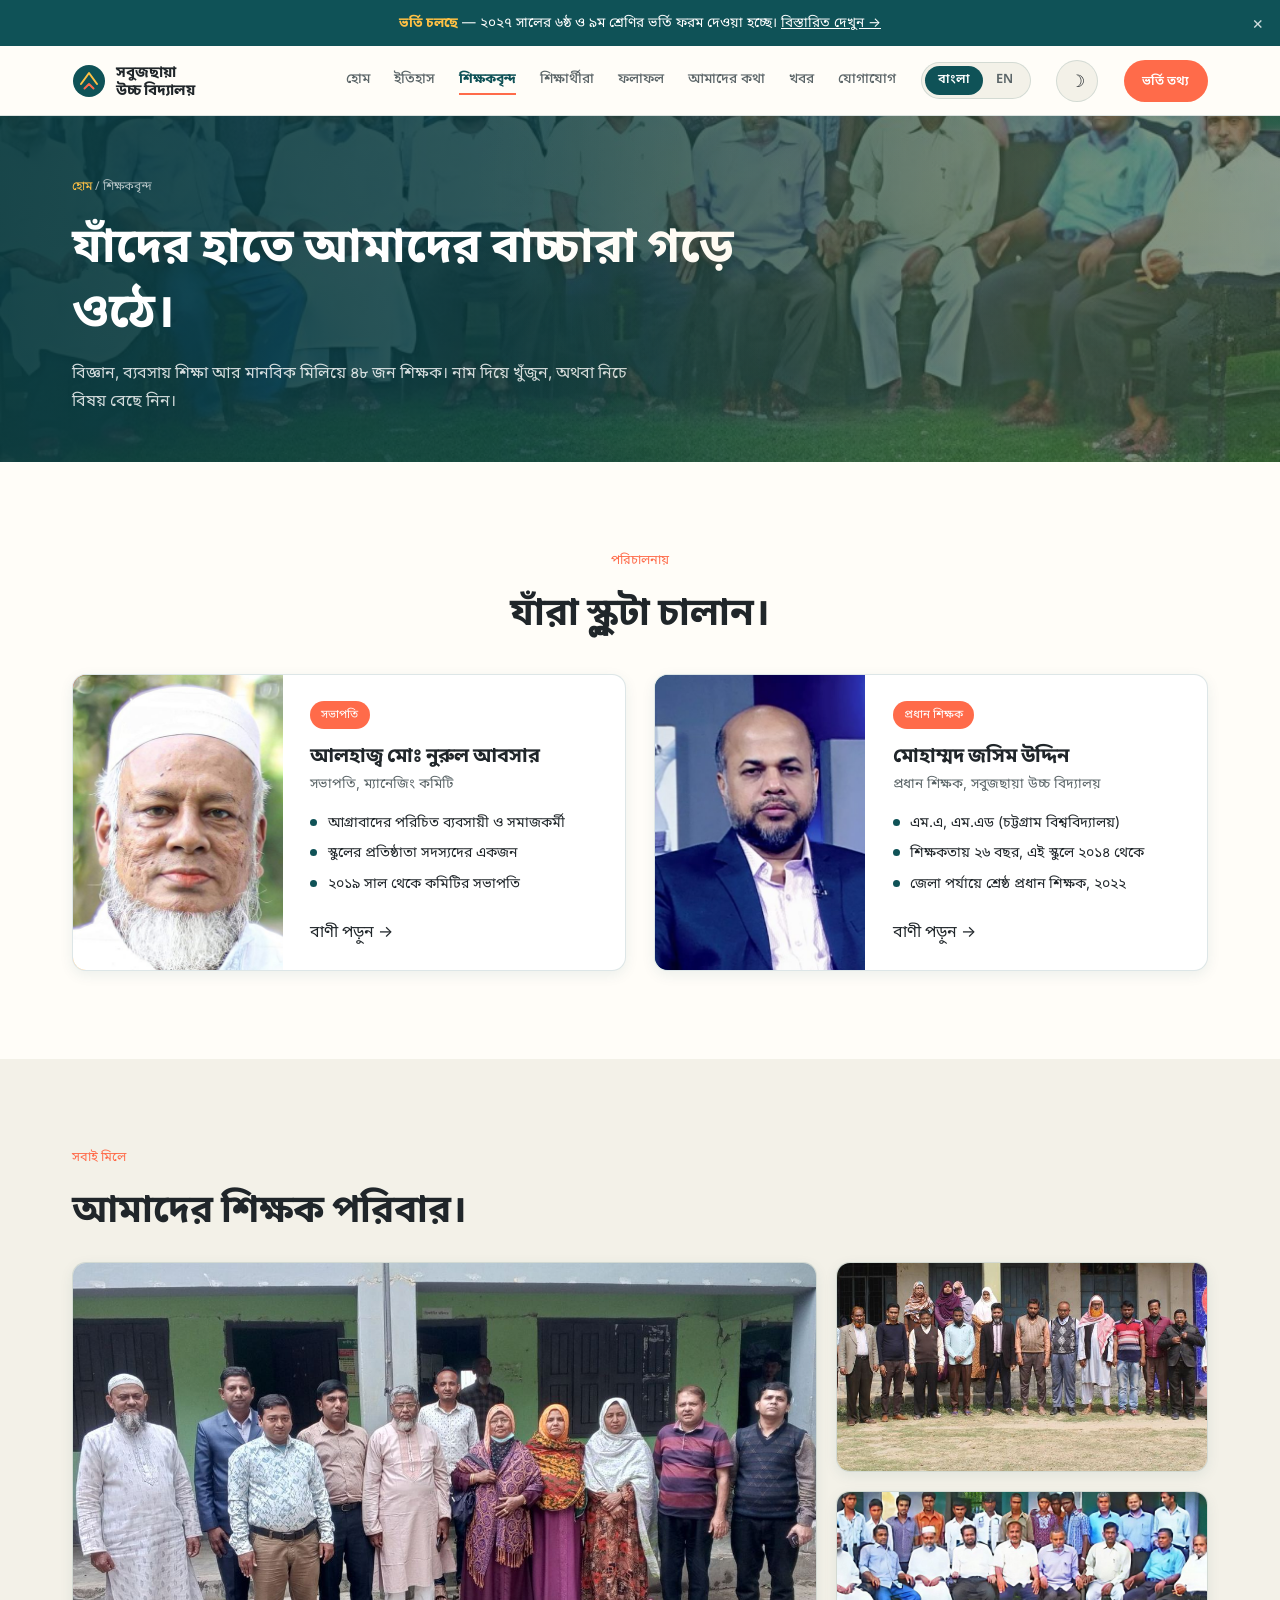
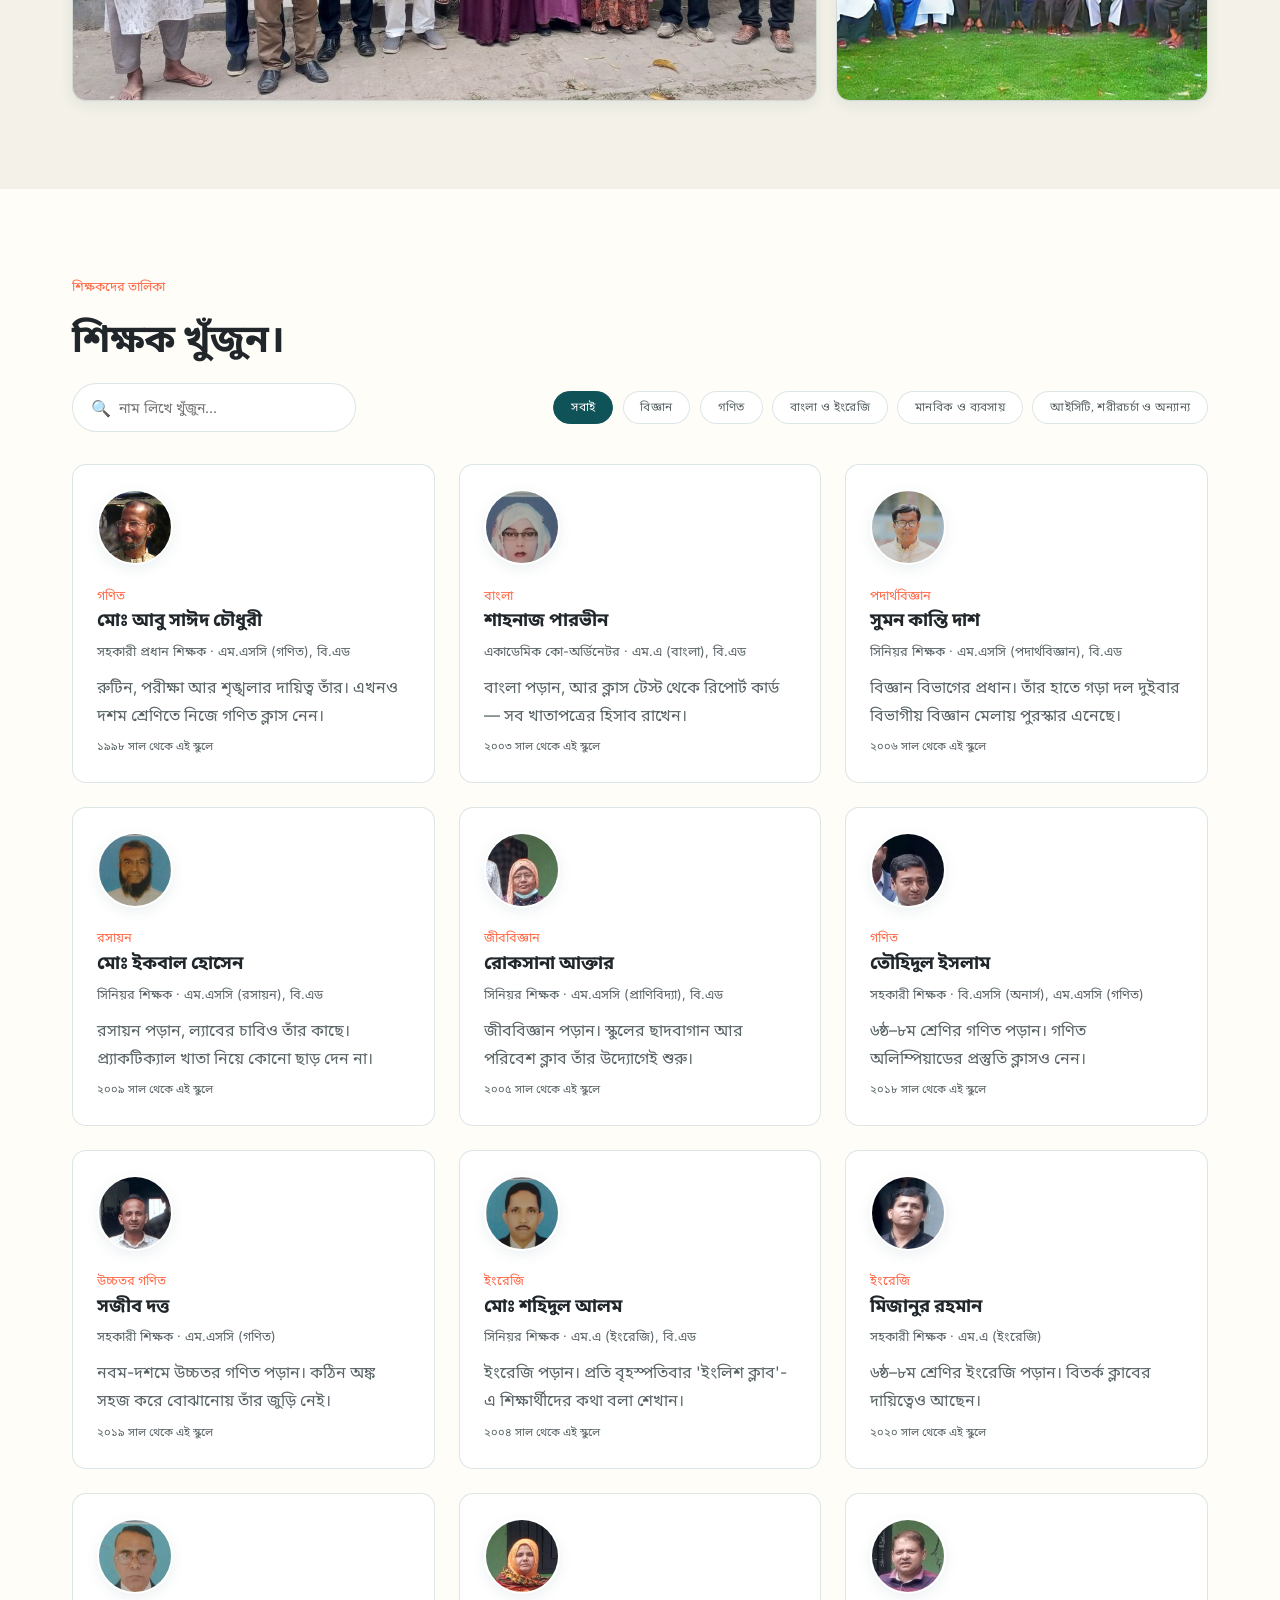
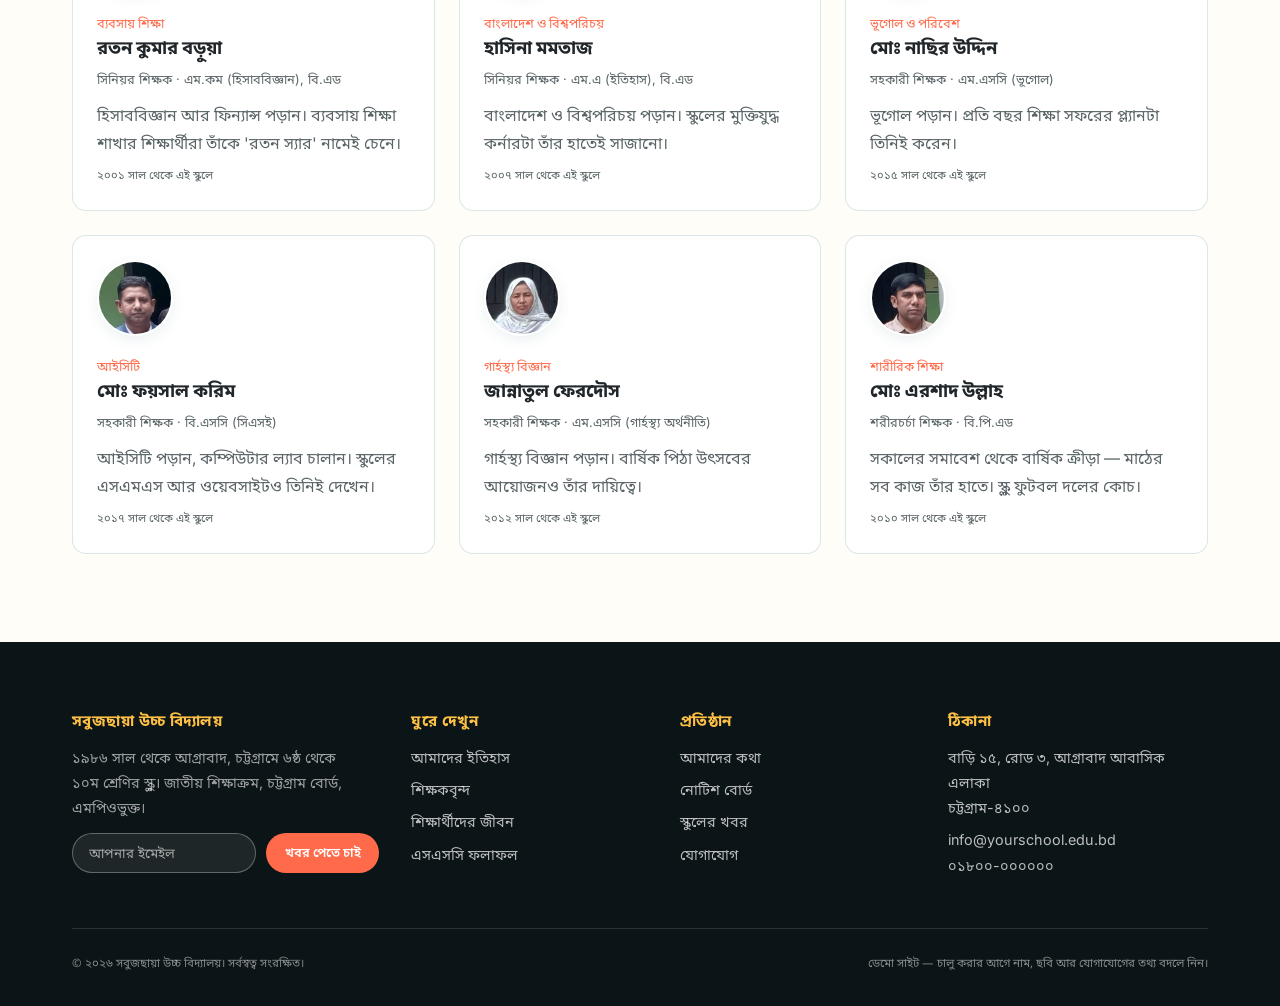
<file: teachers.html>
<!DOCTYPE html>
<html lang="bn">

<head>
  <meta charset="UTF-8">
  <meta name="viewport" content="width=device-width, initial-scale=1.0">
  <script>try{if(localStorage.getItem("site-lang")==="en"){document.documentElement.lang="en";document.documentElement.classList.add("lang-pending");}}catch(e){}</script>
  <title data-en="Teachers — Sobujchhaya High School">শিক্ষকবৃন্দ — সবুজছায়া উচ্চ বিদ্যালয়</title>
  <script>(function () {try {var t = localStorage.getItem('bl-theme'); if (t === 'dark') document.documentElement.setAttribute('data-theme', 'dark');} catch (e) { } })();</script>
  <link rel="preconnect" href="https://fonts.googleapis.com">
  <link rel="preconnect" href="https://fonts.gstatic.com" crossorigin>
  <link
    href="https://fonts.googleapis.com/css2?family=Sora:wght@600;700;800&family=Inter:wght@400;500;600&family=JetBrains+Mono:wght@500&family=Noto+Sans+Bengali:wght@400;500;600;700&display=swap"
    rel="stylesheet">
  <link rel="stylesheet" href="style.css">
</head>

<body>

  <div class="notice-bar">
    <span data-en="&lt;strong&gt;Admissions open&lt;/strong&gt; — forms for Class 6 and Class 9 (2027 session) are now available. &lt;a href=&quot;notice-details.html#admission-2027&quot; style=&quot;text-decoration:underline;&quot;&gt;See details →&lt;/a&gt;"><strong>ভর্তি চলছে</strong> — ২০২৭ সালের ৬ষ্ঠ ও ৯ম শ্রেণির ভর্তি ফরম দেওয়া হচ্ছে। <a href="notice-details.html#admission-2027"
        style="text-decoration:underline;">বিস্তারিত দেখুন →</a></span>
    <button class="notice-close" aria-label="বার্তাটা বন্ধ করুন" data-en-aria-label="Close this message">&times;</button>
  </div>

  <header class="site-header">
    <div class="header-inner">
      <a href="index.html" class="brand">
        <svg width="34" height="34" viewBox="0 0 34 34" fill="none" xmlns="http://www.w3.org/2000/svg" aria-hidden="true">
          <circle cx="17" cy="17" r="16" fill="#0F5257" />
          <path d="M9 20L17 9L25 20" stroke="#FFC145" stroke-width="2" stroke-linecap="round" stroke-linejoin="round" />
          <path d="M12.5 24.5L17 20L21.5 24.5" stroke="#FF6B4A" stroke-width="2" stroke-linecap="round"
            stroke-linejoin="round" />
        </svg>
        <span class="brand-name" data-en="Sobujchhaya&lt;br&gt;High School">সবুজছায়া<br>উচ্চ বিদ্যালয়</span>
      </a>
      <button class="nav-toggle" aria-label="মেনু খুলুন/বন্ধ করুন" data-en-aria-label="Open/close menu"><span></span></button>
      <nav class="main-nav">
        <a href="index.html" data-en="Home">হোম</a>
        <a href="history.html" data-en="History">ইতিহাস</a>
        <a href="teachers.html" class="active" data-en="Teachers">শিক্ষকবৃন্দ</a>
        <a href="students.html" data-en="Students">শিক্ষার্থীরা</a>
        <a href="results.html" data-en="Results">ফলাফল</a>
        <a href="about.html" data-en="About">আমাদের কথা</a>
        <a href="blog.html" data-en="News">খবর</a>
        <a href="contact.html" data-en="Contact">যোগাযোগ</a>
      </nav>
      <div class="lang-switch" role="group" aria-label="ভাষা বেছে নিন" data-en-aria-label="Choose language">
        <button type="button" data-lang="bn" lang="bn" aria-pressed="true">বাংলা</button>
        <button type="button" data-lang="en" lang="en" aria-pressed="false">EN</button>
      </div>
      <button class="theme-toggle" aria-label="ডার্ক মোড চালু/বন্ধ" data-en-aria-label="Toggle dark mode">
        <span class="icon-light">&#9789;</span>
        <span class="icon-dark">&#9728;</span>
      </button>
      <a href="contact.html" class="btn btn-primary btn-sm header-cta" data-en="Admissions">ভর্তি তথ্য</a>
    </div>
  </header>

  <main>

    <section class="page-hero has-bg" style="--hero-bg: url('images/teachers-students.jpg')">
      <div class="wrap">
        <div class="breadcrumb"><a href="index.html" data-en="Home">হোম</a> / <span data-en="Teachers">শিক্ষকবৃন্দ</span></div>
        <h1 data-en="The people who teach our children.">যাঁদের হাতে আমাদের বাচ্চারা গড়ে ওঠে।</h1>
        <p data-en="48 teachers across science, business studies and humanities. Search by name, or filter by subject below.">বিজ্ঞান, ব্যবসায় শিক্ষা আর মানবিক মিলিয়ে ৪৮ জন শিক্ষক। নাম দিয়ে খুঁজুন, অথবা নিচে বিষয় বেছে নিন।</p>
      </div>
    </section>

    <!-- LEADERSHIP -->
    <section class="section">
      <div class="wrap">
        <span class="eyebrow center" data-en="Leadership">পরিচালনায়</span>
        <h2 class="center" data-en="The people who run the school.">যাঁরা স্কুলটা চালান।</h2>
        <div class="lead-grid reveal">
          <article class="lead-card">
            <div class="lead-photo lead-photo-warm">
              <img src="images/people/sobhapoti.jpg" alt="আলহাজ্ব মোঃ নুরুল আবসার" data-en-alt="Alhaj Md. Nurul Absar" width="480" height="600" loading="lazy">
            </div>
            <div class="lead-body">
              <span class="lead-badge" data-en="Chairman">সভাপতি</span>
              <h3 data-en="Alhaj Md. Nurul Absar">আলহাজ্ব মোঃ নুরুল আবসার</h3>
              <span class="lead-role" data-en="Chairman, Managing Committee">সভাপতি, ম্যানেজিং কমিটি</span>
              <ul class="lead-facts">
                <li data-en="Well-known Agrabad businessman and community worker">আগ্রাবাদের পরিচিত ব্যবসায়ী ও সমাজকর্মী</li>
                <li data-en="One of the school&#x27;s founding members">স্কুলের প্রতিষ্ঠাতা সদস্যদের একজন</li>
                <li data-en="Chairman of the committee since 2019">২০১৯ সাল থেকে কমিটির সভাপতি</li>
              </ul>
              <a class="more" href="index.html#messages" data-en="Read the message →">বাণী পড়ুন →</a>
            </div>
          </article>
          <article class="lead-card">
            <div class="lead-photo lead-photo-teal">
              <img src="images/people/headmaster.jpg" alt="মোহাম্মদ জসিম উদ্দিন" data-en-alt="Mohammad Jashim Uddin" width="480" height="600" loading="lazy">
            </div>
            <div class="lead-body">
              <span class="lead-badge" data-en="Headmaster">প্রধান শিক্ষক</span>
              <h3 data-en="Mohammad Jashim Uddin">মোহাম্মদ জসিম উদ্দিন</h3>
              <span class="lead-role" data-en="Headmaster, Sobujchhaya High School">প্রধান শিক্ষক, সবুজছায়া উচ্চ বিদ্যালয়</span>
              <ul class="lead-facts">
                <li data-en="M.A, M.Ed (University of Chittagong)">এম.এ, এম.এড (চট্টগ্রাম বিশ্ববিদ্যালয়)</li>
                <li data-en="26 years of teaching, here since 2014">শিক্ষকতায় ২৬ বছর, এই স্কুলে ২০১৪ থেকে</li>
                <li data-en="District best headmaster award, 2022">জেলা পর্যায়ে শ্রেষ্ঠ প্রধান শিক্ষক, ২০২২</li>
              </ul>
              <a class="more" href="index.html#messages" data-en="Read the message →">বাণী পড়ুন →</a>
            </div>
          </article>
        </div>
      </div>
    </section>

    <!-- GROUP PHOTOS -->
    <section class="section alt">
      <div class="wrap">
        <span class="eyebrow" data-en="All of us">সবাই মিলে</span>
        <h2 data-en="Our teachers, together.">আমাদের শিক্ষক পরিবার।</h2>
        <div class="staff-collage">
          <figure class="staff-collage-main">
            <img src="images/teachers-group.jpg" alt="শিক্ষকদের একসাথে তোলা ছবি" data-en-alt="Teachers group photo" loading="lazy">
          </figure>
          <figure>
            <img src="images/teachers-group-2.jpg" alt="শিক্ষকদের আরেকটা দলীয় ছবি" data-en-alt="Another teachers group photo" loading="lazy">
          </figure>
          <figure>
            <img src="images/teachers-students.jpg" alt="শিক্ষক ও শিক্ষার্থীদের পুরোনো দলীয় ছবি" data-en-alt="Old group photo of teachers and students" loading="lazy">
          </figure>
        </div>
      </div>
    </section>

    <!-- DIRECTORY -->
    <section class="section">
      <div class="wrap">
        <span class="eyebrow" data-en="Teacher list">শিক্ষকদের তালিকা</span>
        <h2 data-en="Find a teacher.">শিক্ষক খুঁজুন।</h2>

        <div class="teacher-toolbar reveal">
          <div class="teacher-search">
            <span>&#128269;</span>
            <input type="text" placeholder="নাম লিখে খুঁজুন..." data-en-placeholder="Search by name..." aria-label="শিক্ষকের নাম" data-en-aria-label="Teacher name">
          </div>
          <div class="filter-bar">
            <button class="filter-btn active" data-filter="all" data-en="All">সবাই</button>
            <button class="filter-btn" data-filter="sciences" data-en="Science">বিজ্ঞান</button>
            <button class="filter-btn" data-filter="mathematics" data-en="Maths">গণিত</button>
            <button class="filter-btn" data-filter="languages" data-en="Bangla &amp; English">বাংলা ও ইংরেজি</button>
            <button class="filter-btn" data-filter="humanities" data-en="Humanities &amp; Business">মানবিক ও ব্যবসায়</button>
            <button class="filter-btn" data-filter="others" data-en="ICT, PE &amp; more">আইসিটি, শরীরচর্চা ও অন্যান্য</button>
          </div>
        </div>

        <div class="teacher-grid reveal">

          <div class="teacher-card" data-dept="mathematics" data-name="মোঃ আবু সাঈদ চৌধুরী Md. Abu Sayeed Chowdhury">
            <img class="teacher-photo" src="images/people/asst-headmaster.jpg" alt="মোঃ আবু সাঈদ চৌধুরী" data-en-alt="Md. Abu Sayeed Chowdhury" width="480" height="600" loading="lazy">
            <span class="teacher-dept" data-en="Mathematics">গণিত</span>
            <h3 data-en="Md. Abu Sayeed Chowdhury">মোঃ আবু সাঈদ চৌধুরী</h3>
            <span class="teacher-title" data-en="Assistant Headmaster · M.Sc (Maths), B.Ed">সহকারী প্রধান শিক্ষক · এম.এসসি (গণিত), বি.এড</span>
            <p data-en="Runs the timetable, exams and discipline — and still teaches Class 10 maths himself.">রুটিন, পরীক্ষা আর শৃঙ্খলার দায়িত্ব তাঁর। এখনও দশম শ্রেণিতে নিজে গণিত ক্লাস নেন।</p>
            <span class="teacher-years" data-en="At Sobujchhaya since 1998">১৯৯৮ সাল থেকে এই স্কুলে</span>
          </div>

          <div class="teacher-card" data-dept="languages" data-name="শাহনাজ পারভীন Shahnaz Parvin">
            <img class="teacher-photo" src="images/people/shahnaz.jpg" alt="শাহনাজ পারভীন" data-en-alt="Shahnaz Parvin" width="480" height="600" loading="lazy">
            <span class="teacher-dept" data-en="Bangla">বাংলা</span>
            <h3 data-en="Shahnaz Parvin">শাহনাজ পারভীন</h3>
            <span class="teacher-title" data-en="Academic Coordinator · M.A (Bangla), B.Ed">একাডেমিক কো-অর্ডিনেটর · এম.এ (বাংলা), বি.এড</span>
            <p data-en="Teaches Bangla and keeps track of everything from class tests to report cards.">বাংলা পড়ান, আর ক্লাস টেস্ট থেকে রিপোর্ট কার্ড — সব খাতাপত্রের হিসাব রাখেন।</p>
            <span class="teacher-years" data-en="At Sobujchhaya since 2003">২০০৩ সাল থেকে এই স্কুলে</span>
          </div>

          <div class="teacher-card" data-dept="sciences" data-name="সুমন কান্তি দাশ Sumon Kanti Das">
            <img class="teacher-photo" src="images/people/sumon.jpg" alt="সুমন কান্তি দাশ" data-en-alt="Sumon Kanti Das" width="480" height="600" loading="lazy">
            <span class="teacher-dept" data-en="Physics">পদার্থবিজ্ঞান</span>
            <h3 data-en="Sumon Kanti Das">সুমন কান্তি দাশ</h3>
            <span class="teacher-title" data-en="Senior Teacher · M.Sc (Physics), B.Ed">সিনিয়র শিক্ষক · এম.এসসি (পদার্থবিজ্ঞান), বি.এড</span>
            <p data-en="Head of science. His students have won at the divisional science fair twice.">বিজ্ঞান বিভাগের প্রধান। তাঁর হাতে গড়া দল দুইবার বিভাগীয় বিজ্ঞান মেলায় পুরস্কার এনেছে।</p>
            <span class="teacher-years" data-en="At Sobujchhaya since 2006">২০০৬ সাল থেকে এই স্কুলে</span>
          </div>

          <div class="teacher-card" data-dept="sciences" data-name="মোঃ ইকবাল হোসেন Md. Iqbal Hossain">
            <img class="teacher-photo" src="images/people/iqbal.jpg" alt="মোঃ ইকবাল হোসেন" data-en-alt="Md. Iqbal Hossain" width="480" height="600" loading="lazy">
            <span class="teacher-dept" data-en="Chemistry">রসায়ন</span>
            <h3 data-en="Md. Iqbal Hossain">মোঃ ইকবাল হোসেন</h3>
            <span class="teacher-title" data-en="Senior Teacher · M.Sc (Chemistry), B.Ed">সিনিয়র শিক্ষক · এম.এসসি (রসায়ন), বি.এড</span>
            <p data-en="Teaches chemistry and holds the lab keys. No shortcuts on practical notebooks.">রসায়ন পড়ান, ল্যাবের চাবিও তাঁর কাছে। প্র্যাকটিক্যাল খাতা নিয়ে কোনো ছাড় দেন না।</p>
            <span class="teacher-years" data-en="At Sobujchhaya since 2009">২০০৯ সাল থেকে এই স্কুলে</span>
          </div>

          <div class="teacher-card" data-dept="sciences" data-name="রোকসানা আক্তার Roksana Akter">
            <img class="teacher-photo" src="images/people/roksana.jpg" alt="রোকসানা আক্তার" data-en-alt="Roksana Akter" width="480" height="600" loading="lazy">
            <span class="teacher-dept" data-en="Biology">জীববিজ্ঞান</span>
            <h3 data-en="Roksana Akter">রোকসানা আক্তার</h3>
            <span class="teacher-title" data-en="Senior Teacher · M.Sc (Zoology), B.Ed">সিনিয়র শিক্ষক · এম.এসসি (প্রাণিবিদ্যা), বি.এড</span>
            <p data-en="Teaches biology. The rooftop garden and environment club were her idea.">জীববিজ্ঞান পড়ান। স্কুলের ছাদবাগান আর পরিবেশ ক্লাব তাঁর উদ্যোগেই শুরু।</p>
            <span class="teacher-years" data-en="At Sobujchhaya since 2005">২০০৫ সাল থেকে এই স্কুলে</span>
          </div>

          <div class="teacher-card" data-dept="mathematics" data-name="তৌহিদুল ইসলাম Touhidul Islam">
            <img class="teacher-photo" src="images/people/touhidul.jpg" alt="তৌহিদুল ইসলাম" data-en-alt="Touhidul Islam" width="480" height="600" loading="lazy">
            <span class="teacher-dept" data-en="Mathematics">গণিত</span>
            <h3 data-en="Touhidul Islam">তৌহিদুল ইসলাম</h3>
            <span class="teacher-title" data-en="Assistant Teacher · B.Sc (Hons), M.Sc (Maths)">সহকারী শিক্ষক · বি.এসসি (অনার্স), এম.এসসি (গণিত)</span>
            <p data-en="Teaches maths in Classes 6–8 and runs the Math Olympiad practice sessions.">৬ষ্ঠ–৮ম শ্রেণির গণিত পড়ান। গণিত অলিম্পিয়াডের প্রস্তুতি ক্লাসও নেন।</p>
            <span class="teacher-years" data-en="At Sobujchhaya since 2018">২০১৮ সাল থেকে এই স্কুলে</span>
          </div>

          <div class="teacher-card" data-dept="mathematics" data-name="সজীব দত্ত Sajib Dutta">
            <img class="teacher-photo" src="images/people/sajib.jpg" alt="সজীব দত্ত" data-en-alt="Sajib Dutta" width="480" height="600" loading="lazy">
            <span class="teacher-dept" data-en="Higher Mathematics">উচ্চতর গণিত</span>
            <h3 data-en="Sajib Dutta">সজীব দত্ত</h3>
            <span class="teacher-title" data-en="Assistant Teacher · M.Sc (Maths)">সহকারী শিক্ষক · এম.এসসি (গণিত)</span>
            <p data-en="Teaches higher maths in Classes 9–10, and makes the hard problems feel easy.">নবম-দশমে উচ্চতর গণিত পড়ান। কঠিন অঙ্ক সহজ করে বোঝানোয় তাঁর জুড়ি নেই।</p>
            <span class="teacher-years" data-en="At Sobujchhaya since 2019">২০১৯ সাল থেকে এই স্কুলে</span>
          </div>

          <div class="teacher-card" data-dept="languages" data-name="মোঃ শহিদুল আলম Md. Shahidul Alam">
            <img class="teacher-photo" src="images/people/shahidul.jpg" alt="মোঃ শহিদুল আলম" data-en-alt="Md. Shahidul Alam" width="480" height="600" loading="lazy">
            <span class="teacher-dept" data-en="English">ইংরেজি</span>
            <h3 data-en="Md. Shahidul Alam">মোঃ শহিদুল আলম</h3>
            <span class="teacher-title" data-en="Senior Teacher · M.A (English), B.Ed">সিনিয়র শিক্ষক · এম.এ (ইংরেজি), বি.এড</span>
            <p data-en="Teaches English and runs the Thursday English Club for speaking practice.">ইংরেজি পড়ান। প্রতি বৃহস্পতিবার 'ইংলিশ ক্লাব'-এ শিক্ষার্থীদের কথা বলা শেখান।</p>
            <span class="teacher-years" data-en="At Sobujchhaya since 2004">২০০৪ সাল থেকে এই স্কুলে</span>
          </div>

          <div class="teacher-card" data-dept="languages" data-name="মিজানুর রহমান Mizanur Rahman">
            <img class="teacher-photo" src="images/people/mizanur.jpg" alt="মিজানুর রহমান" data-en-alt="Mizanur Rahman" width="480" height="600" loading="lazy">
            <span class="teacher-dept" data-en="English">ইংরেজি</span>
            <h3 data-en="Mizanur Rahman">মিজানুর রহমান</h3>
            <span class="teacher-title" data-en="Assistant Teacher · M.A (English)">সহকারী শিক্ষক · এম.এ (ইংরেজি)</span>
            <p data-en="Teaches English in Classes 6–8 and looks after the debate club.">৬ষ্ঠ–৮ম শ্রেণির ইংরেজি পড়ান। বিতর্ক ক্লাবের দায়িত্বেও আছেন।</p>
            <span class="teacher-years" data-en="At Sobujchhaya since 2020">২০২০ সাল থেকে এই স্কুলে</span>
          </div>

          <div class="teacher-card" data-dept="humanities" data-name="রতন কুমার বড়ুয়া Ratan Kumar Barua">
            <img class="teacher-photo" src="images/people/ratan.jpg" alt="রতন কুমার বড়ুয়া" data-en-alt="Ratan Kumar Barua" width="480" height="600" loading="lazy">
            <span class="teacher-dept" data-en="Business Studies">ব্যবসায় শিক্ষা</span>
            <h3 data-en="Ratan Kumar Barua">রতন কুমার বড়ুয়া</h3>
            <span class="teacher-title" data-en="Senior Teacher · M.Com (Accounting), B.Ed">সিনিয়র শিক্ষক · এম.কম (হিসাববিজ্ঞান), বি.এড</span>
            <p data-en="Teaches accounting and finance. Business students all know him as Ratan Sir.">হিসাববিজ্ঞান আর ফিন্যান্স পড়ান। ব্যবসায় শিক্ষা শাখার শিক্ষার্থীরা তাঁকে 'রতন স্যার' নামেই চেনে।</p>
            <span class="teacher-years" data-en="At Sobujchhaya since 2001">২০০১ সাল থেকে এই স্কুলে</span>
          </div>

          <div class="teacher-card" data-dept="humanities" data-name="হাসিনা মমতাজ Hasina Momtaz">
            <img class="teacher-photo" src="images/people/hasina.jpg" alt="হাসিনা মমতাজ" data-en-alt="Hasina Momtaz" width="480" height="600" loading="lazy">
            <span class="teacher-dept" data-en="Bangladesh &amp; Global Studies">বাংলাদেশ ও বিশ্বপরিচয়</span>
            <h3 data-en="Hasina Momtaz">হাসিনা মমতাজ</h3>
            <span class="teacher-title" data-en="Senior Teacher · M.A (History), B.Ed">সিনিয়র শিক্ষক · এম.এ (ইতিহাস), বি.এড</span>
            <p data-en="Teaches Bangladesh &amp; Global Studies and set up the school&#x27;s Liberation War corner.">বাংলাদেশ ও বিশ্বপরিচয় পড়ান। স্কুলের মুক্তিযুদ্ধ কর্নারটা তাঁর হাতেই সাজানো।</p>
            <span class="teacher-years" data-en="At Sobujchhaya since 2007">২০০৭ সাল থেকে এই স্কুলে</span>
          </div>

          <div class="teacher-card" data-dept="humanities" data-name="মোঃ নাছির উদ্দিন Md. Nasir Uddin">
            <img class="teacher-photo" src="images/people/nasir.jpg" alt="মোঃ নাছির উদ্দিন" data-en-alt="Md. Nasir Uddin" width="480" height="600" loading="lazy">
            <span class="teacher-dept" data-en="Geography &amp; Environment">ভূগোল ও পরিবেশ</span>
            <h3 data-en="Md. Nasir Uddin">মোঃ নাছির উদ্দিন</h3>
            <span class="teacher-title" data-en="Assistant Teacher · M.Sc (Geography)">সহকারী শিক্ষক · এম.এসসি (ভূগোল)</span>
            <p data-en="Teaches geography and plans the yearly study tour.">ভূগোল পড়ান। প্রতি বছর শিক্ষা সফরের প্ল্যানটা তিনিই করেন।</p>
            <span class="teacher-years" data-en="At Sobujchhaya since 2015">২০১৫ সাল থেকে এই স্কুলে</span>
          </div>

          <div class="teacher-card" data-dept="others" data-name="মোঃ ফয়সাল করিম Md. Faisal Karim">
            <img class="teacher-photo" src="images/people/faisal.jpg" alt="মোঃ ফয়সাল করিম" data-en-alt="Md. Faisal Karim" width="480" height="600" loading="lazy">
            <span class="teacher-dept" data-en="ICT">আইসিটি</span>
            <h3 data-en="Md. Faisal Karim">মোঃ ফয়সাল করিম</h3>
            <span class="teacher-title" data-en="Assistant Teacher · B.Sc (CSE)">সহকারী শিক্ষক · বি.এসসি (সিএসই)</span>
            <p data-en="Teaches ICT and runs the computer lab, plus the school&#x27;s SMS alerts and website.">আইসিটি পড়ান, কম্পিউটার ল্যাব চালান। স্কুলের এসএমএস আর ওয়েবসাইটও তিনিই দেখেন।</p>
            <span class="teacher-years" data-en="At Sobujchhaya since 2017">২০১৭ সাল থেকে এই স্কুলে</span>
          </div>

          <div class="teacher-card" data-dept="others" data-name="জান্নাতুল ফেরদৌস Jannatul Ferdous">
            <img class="teacher-photo" src="images/people/jannatul.jpg" alt="জান্নাতুল ফেরদৌস" data-en-alt="Jannatul Ferdous" width="480" height="600" loading="lazy">
            <span class="teacher-dept" data-en="Home Science">গার্হস্থ্য বিজ্ঞান</span>
            <h3 data-en="Jannatul Ferdous">জান্নাতুল ফেরদৌস</h3>
            <span class="teacher-title" data-en="Assistant Teacher · M.Sc (Home Economics)">সহকারী শিক্ষক · এম.এসসি (গার্হস্থ্য অর্থনীতি)</span>
            <p data-en="Teaches home science and organises the annual pitha festival.">গার্হস্থ্য বিজ্ঞান পড়ান। বার্ষিক পিঠা উৎসবের আয়োজনও তাঁর দায়িত্বে।</p>
            <span class="teacher-years" data-en="At Sobujchhaya since 2012">২০১২ সাল থেকে এই স্কুলে</span>
          </div>

          <div class="teacher-card" data-dept="others" data-name="মোঃ এরশাদ উল্লাহ Md. Ershad Ullah">
            <img class="teacher-photo" src="images/people/ershad.jpg" alt="মোঃ এরশাদ উল্লাহ" data-en-alt="Md. Ershad Ullah" width="480" height="600" loading="lazy">
            <span class="teacher-dept" data-en="Physical Education">শারীরিক শিক্ষা</span>
            <h3 data-en="Md. Ershad Ullah">মোঃ এরশাদ উল্লাহ</h3>
            <span class="teacher-title" data-en="PE Teacher · B.P.Ed">শরীরচর্চা শিক্ষক · বি.পি.এড</span>
            <p data-en="Runs everything on the field, from morning assembly to sports day. Coaches the football team.">সকালের সমাবেশ থেকে বার্ষিক ক্রীড়া — মাঠের সব কাজ তাঁর হাতে। স্কুল ফুটবল দলের কোচ।</p>
            <span class="teacher-years" data-en="At Sobujchhaya since 2010">২০১০ সাল থেকে এই স্কুলে</span>
          </div>

        </div>

        <p class="no-results" data-en="No teacher matches your search. Try another name or subject.">এই নামে কোনো শিক্ষক পাওয়া গেল না। অন্য নাম বা বিষয় দিয়ে চেষ্টা করুন।</p>

      </div>
    </section>

  </main>

  <footer class="site-footer">
    <div class="wrap">
      <div class="footer-grid">
        <div class="footer-brand">
          <h4 data-en="Sobujchhaya High School">সবুজছায়া উচ্চ বিদ্যালয়</h4>
          <p data-en="A Class 6–10 high school in Agrabad, Chattogram, since 1986. National curriculum, Chattogram Board, MPO-listed.">১৯৮৬ সাল থেকে আগ্রাবাদ, চট্টগ্রামে ৬ষ্ঠ থেকে ১০ম শ্রেণির স্কুল। জাতীয় শিক্ষাক্রম, চট্টগ্রাম বোর্ড, এমপিওভুক্ত।</p>
          <form class="newsletter">
            <input type="email" placeholder="আপনার ইমেইল" data-en-placeholder="Your email address" required>
            <button type="submit" class="btn btn-primary btn-sm" data-en="Subscribe">খবর পেতে চাই</button>
          </form>
          <p class="newsletter-note form-note"></p>
        </div>
        <div>
          <h4 data-en="Explore">ঘুরে দেখুন</h4>
          <a href="history.html" data-en="Our history">আমাদের ইতিহাস</a>
          <a href="teachers.html" data-en="Our teachers">শিক্ষকবৃন্দ</a>
          <a href="students.html" data-en="Student life">শিক্ষার্থীদের জীবন</a>
          <a href="results.html" data-en="SSC results">এসএসসি ফলাফল</a>
        </div>
        <div>
          <h4 data-en="School">প্রতিষ্ঠান</h4>
          <a href="about.html" data-en="About us">আমাদের কথা</a>
          <a href="notice-details.html" data-en="Notice board">নোটিশ বোর্ড</a>
          <a href="blog.html" data-en="News">স্কুলের খবর</a>
          <a href="contact.html" data-en="Contact">যোগাযোগ</a>
        </div>
        <div>
          <h4 data-en="Address">ঠিকানা</h4>
          <p data-en="House 15, Road 3, Agrabad R/A&lt;br&gt;Chattogram-4100">বাড়ি ১৫, রোড ৩, আগ্রাবাদ আবাসিক এলাকা<br>চট্টগ্রাম-৪১০০</p>
          <p data-en="info@yourschool.edu.bd&lt;br&gt;01800-000000">info@yourschool.edu.bd<br>০১৮০০-০০০০০০</p>
        </div>
      </div>
      <div class="footer-bottom">
        <span data-en="© 2026 Sobujchhaya High School. All rights reserved.">© ২০২৬ সবুজছায়া উচ্চ বিদ্যালয়। সর্বস্বত্ব সংরক্ষিত।</span>
        <span data-en="Demo site — replace the names, photos and contact details before going live.">ডেমো সাইট — চালু করার আগে নাম, ছবি আর যোগাযোগের তথ্য বদলে নিন।</span>
      </div>
    </div>
  </footer>
  <button id="back-to-top" class="back-to-top" aria-label="উপরে যান" data-en-aria-label="Back to top">&#8593;</button>
  <script src="script.js"></script>
</body>

</html>
</file>
<file: style.css>
/* ===========================================================
   SOBUJCHHAYA HIGH SCHOOL — shared stylesheet
   Palette : teal #0F5257 · coral #FF6B4A · yellow #FFC145
   Type    : Sora (display) / Inter (body) / JetBrains Mono (utility)
   Supports light + dark theme via [data-theme="dark"] on <html>
=========================================================== */

:root {
  --bg: #FFFDF8;
  --surface: #FFFFFF;
  --surface-2: #F3F1E8;
  --ink: #20262A;
  --ink-soft: #5B6568;
  --teal: #0F5257;
  --teal-light: #17707A;
  --coral: #FF6B4A;
  --yellow: #FFC145;
  --line: rgba(15, 82, 87, 0.14);
  --shadow: 0 14px 34px rgba(15, 82, 87, 0.10);
  --shadow-sm: 0 4px 14px rgba(15, 82, 87, 0.08);
  --radius: 14px;
  --radius-sm: 8px;

  --font-display: "Sora", "Noto Sans Bengali", sans-serif;
  --font-body: "Inter", "Noto Sans Bengali", sans-serif;
  --font-mono: "JetBrains Mono", "Noto Sans Bengali", monospace;
}

[data-theme="dark"] {
  --bg: #0F1719;
  --surface: #162326;
  --surface-2: #1C2B2E;
  --ink: #EDF3F2;
  --ink-soft: #A9B7B8;
  --teal: #35B0A7;
  --teal-light: #4CC2B9;
  --coral: #FF8467;
  --yellow: #FFCE6E;
  --line: rgba(255, 255, 255, 0.12);
  --shadow: 0 14px 34px rgba(0, 0, 0, 0.45);
  --shadow-sm: 0 4px 14px rgba(0, 0, 0, 0.35);
}

* {
  box-sizing: border-box;
  margin: 0;
  padding: 0;
}

html {
  scroll-behavior: smooth;
}

body {
  font-family: var(--font-body);
  color: var(--ink);
  background: var(--bg);
  line-height: 1.6;
  -webkit-font-smoothing: antialiased;
  transition: background 0.3s ease, color 0.3s ease;
}

img {
  max-width: 100%;
  display: block;
}

a {
  color: inherit;
  text-decoration: none;
}

ul {
  list-style: none;
}

button {
  font-family: inherit;
  cursor: pointer;
}

input,
textarea,
select {
  font-family: inherit;
}

h1,
h2,
h3,
h4 {
  font-family: var(--font-display);
  color: var(--ink);
  line-height: 1.16;
  font-weight: 700;
}

h2 {
  font-size: clamp(1.75rem, 3vw, 2.4rem);
  margin-bottom: 1.1rem;
}

h3 {
  font-size: 1.15rem;
  margin-bottom: 0.5rem;
}

p {
  color: var(--ink-soft);
}

.wrap {
  max-width: 1200px;
  margin: 0 auto;
  padding: 0 2rem;
}

.section {
  padding: 5.5rem 0;
}

.section.tight {
  padding: 3.5rem 0;
}

.section.alt {
  background: var(--surface-2);
}

.center {
  text-align: center;
}

.eyebrow {
  font-family: var(--font-mono);
  font-size: 0.76rem;
  letter-spacing: 0.06em;
  text-transform: uppercase;
  color: var(--coral);
  margin-bottom: 0.9rem;
  display: block;
}

.eyebrow.center {
  text-align: center;
}

/* ---------- reveal-on-scroll ---------- */
.reveal {
  opacity: 0;
  transform: translateY(24px);
  transition: opacity 0.6s ease, transform 0.6s ease;
}

.reveal.in-view {
  opacity: 1;
  transform: translateY(0);
}

/* ---------- buttons ---------- */
.btn {
  display: inline-flex;
  align-items: center;
  gap: 0.4rem;
  padding: 0.85rem 1.7rem;
  border-radius: 30px;
  font-family: var(--font-body);
  font-weight: 600;
  font-size: 0.92rem;
  border: 1px solid transparent;
  transition: transform 0.15s ease, background 0.2s ease, color 0.2s ease, border-color 0.2s ease;
}

.btn:hover {
  transform: translateY(-2px);
}

.btn-primary {
  background: var(--coral);
  color: #fff;
}

.btn-primary:hover {
  background: #e85a3c;
}

.btn-ghost {
  color: var(--teal);
  border-color: var(--teal);
}

.btn-ghost:hover {
  background: var(--teal);
  color: #fff;
}

.btn-ghost-light {
  color: #fff;
  border-color: rgba(255, 255, 255, 0.4);
}

.btn-ghost-light:hover {
  background: #fff;
  color: var(--teal);
}

.btn-sm {
  padding: 0.55rem 1.1rem;
  font-size: 0.8rem;
}

/* ---------- header / nav ---------- */
.site-header {
  position: sticky;
  top: 0;
  z-index: 70;
  background: color-mix(in srgb, var(--bg) 92%, transparent);
  backdrop-filter: blur(8px);
  border-bottom: 1px solid var(--line);
}

.header-inner {
  max-width: 1200px;
  margin: 0 auto;
  padding: 0.85rem 2rem;
  display: flex;
  align-items: center;
  gap: 1.6rem;
}

.brand {
  display: flex;
  align-items: center;
  gap: 0.65rem;
  margin-right: auto;
}

.brand-name {
  font-family: var(--font-display);
  font-weight: 700;
  color: var(--ink);
  font-size: 0.95rem;
  line-height: 1.15;
}

.main-nav {
  display: flex;
  gap: 1.5rem;
}

.main-nav a {
  font-size: 0.86rem;
  color: var(--ink-soft);
  font-weight: 500;
  border-bottom: 2px solid transparent;
  padding-bottom: 3px;
  white-space: nowrap;
}

.main-nav a:hover,
.main-nav a.active {
  color: var(--teal);
  border-color: var(--coral);
}

.main-nav a.active {
  font-weight: 700;
}

.theme-toggle {
  width: 42px;
  height: 42px;
  border-radius: 50%;
  background: var(--surface-2);
  border: 1px solid var(--line);
  display: flex;
  align-items: center;
  justify-content: center;
  font-size: 1.05rem;
  color: var(--ink);
  flex-shrink: 0;
  transition: background 0.2s ease;
}

.theme-toggle:hover {
  background: var(--line);
}

.theme-toggle .icon-dark {
  display: none;
}

[data-theme="dark"] .theme-toggle .icon-light {
  display: none;
}

[data-theme="dark"] .theme-toggle .icon-dark {
  display: inline;
}

.nav-toggle {
  display: none;
  background: none;
  border: none;
  width: 34px;
  height: 34px;
  position: relative;
  flex-shrink: 0;
}

.nav-toggle span,
.nav-toggle::before,
.nav-toggle::after {
  content: "";
  position: absolute;
  left: 6px;
  right: 6px;
  height: 2px;
  background: var(--ink);
  border-radius: 2px;
}

.nav-toggle span {
  top: 16px;
}

.nav-toggle::before {
  top: 10px;
}

.nav-toggle::after {
  top: 22px;
}

/* ---------- notice bar (dismissible) ---------- */
.notice-bar {
  background: var(--teal);
  color: #fff;
  display: flex;
  align-items: center;
  justify-content: center;
  gap: 1rem;
  padding: 0.7rem 1.2rem;
  font-size: 0.85rem;
  text-align: center;
  position: relative;
}

.notice-bar strong {
  color: var(--yellow);
}

.notice-close {
  position: absolute;
  right: 1rem;
  top: 50%;
  transform: translateY(-50%);
  background: none;
  border: none;
  color: #fff;
  font-size: 1.1rem;
  opacity: 0.8;
  line-height: 1;
}

.notice-close:hover {
  opacity: 1;
}

.notice-bar.hidden {
  display: none;
}

/* ---------- page hero (inner pages) ---------- */
.page-hero {
  background: linear-gradient(135deg, var(--teal), #0B3B3F);
  color: #fff;
  padding: 3.8rem 0 3rem;
  position: relative;
  overflow: hidden;
}

.page-hero::after {
  content: "";
  position: absolute;
  inset: 0;
  background: radial-gradient(circle at 85% 20%, rgba(255, 193, 69, 0.18), transparent 55%);
  pointer-events: none;
}

.breadcrumb {
  font-family: var(--font-mono);
  font-size: 0.76rem;
  color: rgba(255, 255, 255, 0.65);
  margin-bottom: 1rem;
}

.breadcrumb a {
  color: var(--yellow);
}

.page-hero h1 {
  color: #fff;
  font-size: clamp(2rem, 4.5vw, 3rem);
  max-width: 20ch;
}

.page-hero p {
  color: rgba(255, 255, 255, 0.82);
  max-width: 58ch;
  margin-top: 0.9rem;
}

/* ---------- home hero ---------- */
.hero {
  padding: 3.5rem 0 0;
  position: relative;
  overflow: hidden;
}

.hero-blob {
  position: absolute;
  top: -120px;
  right: -160px;
  width: 480px;
  height: 480px;
  border-radius: 50%;
  background: radial-gradient(circle, rgba(255, 107, 74, 0.16), transparent 70%);
  z-index: 0;
  pointer-events: none;
}

.hero-grid {
  display: grid;
  grid-template-columns: 1.05fr 0.95fr;
  gap: 3rem;
  align-items: center;
  position: relative;
  z-index: 1;
}

.hero h1 {
  font-size: clamp(2.3rem, 5.2vw, 3.6rem);
  max-width: 14ch;
}

.hero h1 em {
  color: var(--coral);
  font-style: normal;
}

.hero-copy {
  max-width: 48ch;
  margin: 1.3rem 0 2rem;
  font-size: 1.05rem;
}

.hero-actions {
  display: flex;
  gap: 1rem;
  flex-wrap: wrap;
}

.hero-media {
  position: relative;
}

.hero-media img {
  border-radius: var(--radius);
  box-shadow: var(--shadow);
}

.hero-float-card {
  position: absolute;
  left: -1.3rem;
  bottom: -1.3rem;
  background: var(--surface);
  border: 1px solid var(--line);
  border-radius: var(--radius);
  padding: 1.1rem 1.4rem;
  box-shadow: var(--shadow);
  font-family: var(--font-mono);
  font-size: 0.78rem;
  max-width: 220px;
}

.hero-float-card strong {
  display: block;
  font-family: var(--font-display);
  font-size: 1.6rem;
  color: var(--teal);
}

/* ---------- animated stat counters ---------- */
.stats-bar {
  margin-top: 3.5rem;
  display: grid;
  grid-template-columns: repeat(4, 1fr);
  border-top: 1px solid var(--line);
  border-bottom: 1px solid var(--line);
  position: relative;
  z-index: 1;
}

.stat {
  padding: 1.6rem 0.5rem;
  text-align: center;
  border-left: 1px solid var(--line);
}

.stat:first-child {
  border-left: none;
}

.stat-num {
  display: block;
  font-family: var(--font-display);
  font-size: 2.1rem;
  font-weight: 700;
  color: var(--teal);
}

.stat-label {
  display: block;
  font-family: var(--font-mono);
  font-size: 0.68rem;
  text-transform: uppercase;
  color: var(--ink-soft);
  margin-top: 0.2rem;
}

/* ---------- urgent announcement ticker ---------- */
.announcement-bar {
  display: flex;
  align-items: center;
  background: var(--coral);
  color: #000000;
  overflow: hidden;
}

.announcement-label {
  flex-shrink: 0;
  background: var(--teal);
  font-family: var(--font-mono);
  font-size: 0.72rem;
  font-weight: 500;
  text-transform: uppercase;
  letter-spacing: 0.05em;
  padding: 0.75rem 1.3rem;
  white-space: nowrap;
}

.marquee {
  flex: 1;
  overflow: hidden;
}

.marquee-track {
  display: flex;
  width: max-content;
  animation: marquee-scroll 26s linear infinite;
}

.marquee-track span {
  padding: 0.75rem 3rem 0.75rem 0;
  white-space: nowrap;
  font-family: var(--font-mono);
  font-size: 0.8rem;
}

.marquee:hover .marquee-track {
  animation-play-state: paused;
}

@keyframes marquee-scroll {
  from {
    transform: translateX(0);
  }

  to {
    transform: translateX(-50%);
  }
}

@media (max-width: 720px) {
  .announcement-bar {
    flex-direction: column;
    align-items: stretch;
  }

  .announcement-label {
    text-align: center;
  }
}

/* ---------- leadership messages (two cards, large portraits) ---------- */
.message-grid{ display: grid; grid-template-columns: 1fr 1fr; gap: 2rem; margin-top: 2.2rem; }
.message-card{
  background: var(--surface); border: 1px solid var(--line); border-radius: var(--radius);
  overflow: hidden; box-shadow: var(--shadow-sm); display: flex; flex-direction: column;
}
.message-photo{ height: 340px; display: flex; align-items: flex-end; justify-content: center; overflow: hidden; }
.message-photo-teal{ background: linear-gradient(160deg, #0F5257, #17707A); }
.message-photo-warm{ background: linear-gradient(160deg, #FF6B4A, #FFC145); }
.message-photo svg{ height: 100%; width: auto; }
.message-photo img{ width: 100%; height: 100%; object-fit: cover; object-position: top; }
.message-body{ padding: 1.8rem 2rem 2rem; display: flex; flex-direction: column; flex: 1; }
.message-role{ font-family: var(--font-mono); font-size: 0.72rem; text-transform: uppercase; color: var(--coral); display: block; margin-bottom: 0.4rem; }
.message-body h3{ font-size: 1.3rem; margin: 0 0 1rem; }
.message-body p{ margin-bottom: 1rem; }
.message-sign{
  margin-top: auto; padding-top: 1rem; border-top: 1px solid var(--line);
  font-family: var(--font-mono); font-size: 0.78rem; color: var(--ink-soft);
}
.message-sign strong{ display: block; color: var(--ink); font-size: 0.95rem; margin-bottom: 0.1rem; }
@media (max-width: 720px){
  .message-grid{ grid-template-columns: 1fr; }
  .message-photo{ height: 300px; }
}

/* ---------- notice board (home page) ---------- */
.notice-board {
  background: var(--surface);
  border: 1px solid var(--line);
  border-radius: var(--radius);
  padding: 2rem 2.2rem;
  box-shadow: var(--shadow-sm);
}

.notice-board-head {
  display: flex;
  align-items: flex-end;
  justify-content: space-between;
  flex-wrap: wrap;
  gap: 1rem;
  margin-bottom: 1.6rem;
  padding-bottom: 1.4rem;
  border-bottom: 1px solid var(--line);
}

.notice-board-head h2 {
  margin-bottom: 0;
}

.notice-list {
  display: flex;
  flex-direction: column;
}

.notice-item {
  display: flex;
  align-items: flex-start;
  gap: 1.2rem;
  padding: 1.1rem 0.4rem;
  border-bottom: 1px solid var(--line);
  border-radius: var(--radius-sm);
  transition: background 0.2s ease;
}

.notice-item:last-child {
  border-bottom: none;
}

.notice-item:hover {
  background: var(--surface-2);
}

.notice-date {
  flex-shrink: 0;
  width: 56px;
  height: 56px;
  border-radius: var(--radius-sm);
  background: var(--surface-2);
  display: flex;
  flex-direction: column;
  align-items: center;
  justify-content: center;
}

.notice-item:hover .notice-date {
  background: var(--surface);
}

.notice-day {
  font-family: var(--font-display);
  font-weight: 700;
  font-size: 1.15rem;
  color: var(--teal);
  line-height: 1;
}

.notice-month {
  font-family: var(--font-mono);
  font-size: 0.65rem;
  text-transform: uppercase;
  color: var(--ink-soft);
  margin-top: 2px;
}

.notice-body {
  flex: 1;
  min-width: 0;
}

.notice-body h3 {
  font-size: 1rem;
  margin: 0.4rem 0 0.3rem;
}

.notice-body p {
  font-size: 0.88rem;
  margin: 0;
}

.notice-tag {
  font-family: var(--font-mono);
  font-size: 0.65rem;
  text-transform: uppercase;
  letter-spacing: 0.02em;
  padding: 0.22rem 0.6rem;
  border-radius: 20px;
  display: inline-block;
}

.notice-tag-admissions {
  background: rgba(15, 82, 87, 0.14);
  color: var(--teal);
}

.notice-tag-academics {
  background: rgba(255, 107, 74, 0.14);
  color: var(--coral);
}

.notice-tag-events {
  background: rgba(255, 193, 69, 0.22);
  color: #8A6512;
}

[data-theme="dark"] .notice-tag-events {
  color: #FFE1A0;
}

.notice-tag-holiday {
  background: var(--surface-2);
  color: var(--ink-soft);
}

.notice-new {
  background: var(--coral);
  color: #fff;
  font-family: var(--font-mono);
  font-size: 0.62rem;
  text-transform: uppercase;
  padding: 0.22rem 0.55rem;
  border-radius: 10px;
}

.notice-actions {
  flex-shrink: 0;
  margin-left: auto;
  display: flex;
  flex-direction: column;
  align-items: flex-end;
  gap: 0.6rem;
}

.notice-detail {
  max-width: 760px;
  margin: 0 auto;
}

.notice-detail-date {
  font-family: var(--font-mono);
  font-size: 0.78rem;
  color: var(--ink-soft);
  display: block;
  margin: 0.7rem 0 1.1rem;
}

.notice-detail h2 {
  margin-bottom: 1.2rem;
}

.notice-detail p {
  margin-bottom: 1.1rem;
}

.notice-detail p strong {
  color: var(--ink);
}

@media (max-width: 720px) {
  .notice-item {
    flex-wrap: wrap;
  }

  .notice-actions {
    flex-direction: row;
    align-items: center;
    margin-left: 68px;
  }
}

/* ---------- highlight / link cards ---------- */
.card-grid {
  display: grid;
  grid-template-columns: repeat(4, 1fr);
  gap: 1.4rem;
}

.card-grid.cols-3 {
  grid-template-columns: repeat(3, 1fr);
}

.card-grid.cols-2 {
  grid-template-columns: repeat(2, 1fr);
}

.link-card {
  background: var(--surface);
  border: 1px solid var(--line);
  border-radius: var(--radius);
  padding: 1.7rem;
  transition: box-shadow 0.2s ease, transform 0.2s ease;
}

.link-card:hover {
  box-shadow: var(--shadow-sm);
  transform: translateY(-4px);
}

.link-card .card-index {
  font-family: var(--font-mono);
  color: var(--coral);
  font-size: 0.8rem;
}

.link-card a.more {
  font-family: var(--font-mono);
  font-size: 0.75rem;
  color: var(--teal);
  display: inline-block;
  margin-top: 0.6rem;
}

.value-card {
  background: var(--surface-2);
  border: 1px solid var(--line);
  border-radius: var(--radius);
  padding: 1.6rem;
}

/* ---------- curriculum tabs ---------- */
.tab-bar {
  display: flex;
  gap: 0.6rem;
  flex-wrap: wrap;
  margin-bottom: 2rem;
  justify-content: center;
}

.tab-btn {
  background: var(--surface);
  border: 1px solid var(--line);
  border-radius: 30px;
  padding: 0.6rem 1.3rem;
  font-family: var(--font-mono);
  font-size: 0.78rem;
  text-transform: uppercase;
  letter-spacing: 0.02em;
  color: var(--ink-soft);
}

.tab-btn.active,
.tab-btn:hover {
  background: var(--teal);
  color: #fff;
  border-color: var(--teal);
}

.tab-panel {
  display: none;
}

.tab-panel.active {
  display: block;
}

.tab-content {
  display: grid;
  grid-template-columns: 1fr 1fr;
  gap: 2.5rem;
  align-items: center;
}

.tab-content ul {
  margin-top: 1rem;
}

.tab-content li {
  padding: 0.5rem 0 0.5rem 1.6rem;
  position: relative;
  color: var(--ink-soft);
}

.tab-content li::before {
  content: "✓";
  position: absolute;
  left: 0;
  color: var(--coral);
  font-weight: 700;
}

/* ---------- quote / testimonial slider ---------- */
.testimonial-slider {
  max-width: 720px;
  margin: 0 auto;
  position: relative;
}

.testimonial-track {
  overflow: hidden;
}

.testimonial-slides {
  display: flex;
  transition: transform 0.5s ease;
}

.testimonial-slide {
  flex: 0 0 100%;
  text-align: center;
  padding: 0 1rem;
}

.testimonial-slide blockquote {
  font-family: var(--font-display);
  font-size: 1.4rem;
  font-weight: 600;
  color: var(--ink);
  margin-bottom: 1rem;
}

.testimonial-slide cite {
  font-family: var(--font-mono);
  font-size: 0.78rem;
  color: var(--coral);
  font-style: normal;
}

.testimonial-dots {
  display: flex;
  gap: 0.5rem;
  justify-content: center;
  margin-top: 1.8rem;
}

.testimonial-dots button {
  width: 9px;
  height: 9px;
  border-radius: 50%;
  background: var(--line);
  border: none;
  padding: 0;
}

.testimonial-dots button.active {
  background: var(--coral);
  width: 22px;
  border-radius: 5px;
  transition: width 0.2s ease;
}

/* ---------- CTA banner ---------- */
.cta-banner {
  background: linear-gradient(120deg, var(--teal), #0B3B3F);
  color: #fff;
  border-radius: var(--radius);
  padding: 2.2rem 2.4rem;
  display: flex;
  align-items: center;
  justify-content: space-between;
  flex-wrap: wrap;
  gap: 1.2rem;
}

.cta-banner h3 {
  color: #fff;
  margin-bottom: 0.3rem;
}

.cta-banner p {
  color: rgba(255, 255, 255, 0.78);
}

/* ---------- timeline (history) ---------- */
.timeline {
  position: relative;
  padding-left: 2.4rem;
}

.timeline::before {
  content: "";
  position: absolute;
  left: 7px;
  top: 4px;
  bottom: 4px;
  width: 2px;
  background: var(--line);
}

.timeline-item {
  position: relative;
  padding-bottom: 2.6rem;
}

.timeline-item:last-child {
  padding-bottom: 0;
}

.timeline-item::before {
  content: "";
  position: absolute;
  left: -2.4rem;
  top: 4px;
  width: 16px;
  height: 16px;
  border-radius: 50%;
  background: var(--coral);
  border: 3px solid var(--bg);
  box-shadow: 0 0 0 1px var(--line);
}

.timeline-year {
  font-family: var(--font-mono);
  color: var(--teal);
  font-size: 0.82rem;
  margin-bottom: 0.3rem;
}

/* ---------- department cards ---------- */
.dept-grid {
  display: grid;
  grid-template-columns: repeat(3, 1fr);
  gap: 1.4rem;
}

.dept-card {
  background: var(--surface);
  border-top: 3px solid var(--teal);
  border-radius: 0 var(--radius) var(--radius) var(--radius);
  padding: 1.6rem;
  box-shadow: var(--shadow-sm);
}

/* ---------- teachers ---------- */
.teacher-toolbar {
  display: flex;
  gap: 1rem;
  flex-wrap: wrap;
  align-items: center;
  justify-content: space-between;
  margin-bottom: 2rem;
}

.teacher-search {
  display: flex;
  align-items: center;
  gap: 0.5rem;
  background: var(--surface);
  border: 1px solid var(--line);
  border-radius: 30px;
  padding: 0.6rem 1.1rem;
  min-width: 220px;
}

.teacher-search input {
  border: none;
  background: none;
  outline: none;
  color: var(--ink);
  font-size: 0.88rem;
  width: 100%;
}

.filter-bar {
  display: flex;
  flex-wrap: wrap;
  gap: 0.6rem;
}

.filter-btn {
  background: var(--surface);
  border: 1px solid var(--line);
  border-radius: 20px;
  padding: 0.45rem 1.05rem;
  font-family: var(--font-mono);
  font-size: 0.74rem;
  color: var(--ink-soft);
  text-transform: uppercase;
  letter-spacing: 0.03em;
}

.filter-btn.active,
.filter-btn:hover {
  background: var(--teal);
  color: #fff;
  border-color: var(--teal);
}

.teacher-grid {
  display: grid;
  grid-template-columns: repeat(3, 1fr);
  gap: 1.5rem;
}

.teacher-card {
  background: var(--surface);
  border: 1px solid var(--line);
  border-radius: var(--radius);
  padding: 1.5rem;
  text-align: left;
  transition: transform 0.2s ease, box-shadow 0.2s ease;
}

.teacher-card:hover {
  transform: translateY(-4px);
  box-shadow: var(--shadow-sm);
}

.avatar {
  width: 58px;
  height: 58px;
  border-radius: 50%;
  display: flex;
  align-items: center;
  justify-content: center;
  font-family: var(--font-display);
  font-weight: 700;
  color: #fff;
  font-size: 1.15rem;
  margin-bottom: 0.9rem;
}

.teacher-photo {
  width: 64px;
  height: 64px;
  border-radius: 50%;
  object-fit: cover;
  margin-bottom: 0.9rem;
  box-shadow: var(--shadow-sm);
  border: 2px solid var(--surface);
}

.teacher-dept {
  font-family: var(--font-mono);
  font-size: 0.7rem;
  text-transform: uppercase;
  color: var(--coral);
  margin-bottom: 0.3rem;
}

.teacher-years {
  font-family: var(--font-mono);
  font-size: 0.7rem;
  color: var(--ink-soft);
  margin-top: 0.6rem;
  display: block;
}

.no-results {
  text-align: center;
  color: var(--ink-soft);
  font-family: var(--font-mono);
  font-size: 0.85rem;
  padding: 2rem 0;
  display: none;
}

.no-results.show {
  display: block;
}

/* ---------- life blocks / gallery + lightbox ---------- */
.life-grid {
  display: grid;
  grid-template-columns: repeat(3, 1fr);
  gap: 1.4rem;
}

.life-block {
  background: var(--surface-2);
  border: 1px solid var(--line);
  border-radius: var(--radius);
  padding: 1.7rem;
}

.block-lg {
  grid-column: span 2;
}

.gallery-grid {
  display: grid;
  grid-template-columns: repeat(3, 1fr);
  gap: 1rem;
}

.gallery-grid button {
  border: none;
  padding: 0;
  background: none;
  border-radius: var(--radius);
  overflow: hidden;
  box-shadow: var(--shadow-sm);
  cursor: zoom-in;
}

.gallery-grid img {
  aspect-ratio: 4/3;
  object-fit: cover;
  transition: transform 0.3s ease;
}

.gallery-grid button:hover img {
  transform: scale(1.06);
}

.lightbox {
  position: fixed;
  inset: 0;
  background: rgba(10, 15, 17, 0.92);
  z-index: 200;
  display: none;
  align-items: center;
  justify-content: center;
  padding: 2rem;
}

.lightbox.open {
  display: flex;
}

.lightbox img {
  max-width: min(900px, 100%);
  max-height: 85vh;
  border-radius: var(--radius-sm);
}

.lightbox-close {
  position: absolute;
  top: 1.6rem;
  right: 2rem;
  background: none;
  border: none;
  color: #fff;
  font-size: 2rem;
  line-height: 1;
}

/* ---------- results tables + chart ---------- */
.table-wrap {
  overflow-x: auto;
  border: 1px solid var(--line);
  border-radius: var(--radius);
}

table {
  width: 100%;
  border-collapse: collapse;
  font-size: 0.92rem;
  min-width: 560px;
}

thead {
  background: var(--teal);
  color: #fff;
}

th,
td {
  padding: 0.85rem 1.1rem;
  text-align: left;
}

tbody tr:nth-child(even) {
  background: var(--surface-2);
}

tbody tr {
  border-bottom: 1px solid var(--line);
}

.table-note {
  font-family: var(--font-mono);
  font-size: 0.75rem;
  color: var(--ink-soft);
  margin-top: 0.8rem;
}

.results-stats {
  display: grid;
  grid-template-columns: repeat(4, 1fr);
  gap: 1.2rem;
  margin-bottom: 2.6rem;
}

.results-stats .stat {
  border: 1px solid var(--line);
  border-left: 1px solid var(--line);
  border-radius: var(--radius);
  background: var(--surface);
}

.chart-wrap {
  background: var(--surface);
  border: 1px solid var(--line);
  border-radius: var(--radius);
  padding: 2rem;
}

.bar-chart {
  display: flex;
  align-items: flex-end;
  gap: 1.6rem;
  height: 220px;
}

.bar-col {
  flex: 1;
  display: flex;
  flex-direction: column;
  align-items: center;
  justify-content: flex-end;
  height: 100%;
}

.bar {
  width: 100%;
  max-width: 46px;
  background: linear-gradient(180deg, var(--coral), var(--yellow));
  border-radius: 6px 6px 0 0;
  height: 0;
  transition: height 1.1s cubic-bezier(.2, .8, .2, 1);
}

.bar-year {
  font-family: var(--font-mono);
  font-size: 0.72rem;
  color: var(--ink-soft);
  margin-top: 0.6rem;
}

.bar-val {
  font-family: var(--font-mono);
  font-size: 0.72rem;
  color: var(--ink);
  margin-bottom: 0.4rem;
}

/* ---------- steps ---------- */
.steps {
  display: grid;
  grid-template-columns: repeat(4, 1fr);
  gap: 1.5rem;
}

.steps li {
  display: flex;
  flex-direction: column;
  gap: 0.6rem;
}

.step-num {
  font-family: var(--font-mono);
  font-size: 0.85rem;
  color: var(--coral);
  border: 1px solid var(--coral);
  width: 28px;
  height: 28px;
  border-radius: 50%;
  display: flex;
  align-items: center;
  justify-content: center;
}

/* ---------- leadership (about) ---------- */
.leader-grid {
  display: grid;
  grid-template-columns: repeat(4, 1fr);
  gap: 1.4rem;
}

.leader-card {
  text-align: center;
}

.leader-card .avatar {
  margin: 0 auto 0.9rem;
  width: 78px;
  height: 78px;
  font-size: 1.5rem;
}

.leader-role {
  font-family: var(--font-mono);
  font-size: 0.72rem;
  color: var(--coral);
  text-transform: uppercase;
}

.badge-row {
  display: flex;
  flex-wrap: wrap;
  gap: 0.8rem;
}

.badge {
  border: 1px solid var(--line);
  border-radius: 20px;
  padding: 0.5rem 1.1rem;
  font-family: var(--font-mono);
  font-size: 0.74rem;
  color: var(--ink-soft);
  background: var(--surface);
}

/* ---------- FAQ accordion ---------- */
.faq-list {
  max-width: 800px;
  margin: 0 auto;
}

.faq-item {
  border-bottom: 1px solid var(--line);
}

.faq-question {
  width: 100%;
  text-align: left;
  background: none;
  border: none;
  padding: 1.3rem 0;
  display: flex;
  align-items: center;
  justify-content: space-between;
  font-family: var(--font-display);
  font-weight: 600;
  font-size: 1.02rem;
  color: var(--ink);
}

.faq-question .plus {
  font-size: 1.4rem;
  color: var(--coral);
  transition: transform 0.25s ease;
  flex-shrink: 0;
  margin-left: 1rem;
}

.faq-item.open .faq-question .plus {
  transform: rotate(45deg);
}

.faq-answer {
  max-height: 0;
  overflow: hidden;
  transition: max-height 0.3s ease;
}

.faq-answer p {
  padding: 0 0 1.4rem;
}

/* ---------- blog ---------- */
.blog-featured {
  display: grid;
  grid-template-columns: 1fr 1fr;
  gap: 2rem;
  align-items: center;
  background: var(--surface-2);
  border-radius: var(--radius);
  overflow: hidden;
  margin-bottom: 3rem;
}

.blog-featured img {
  height: 100%;
  object-fit: cover;
}

.blog-featured .blog-body {
  padding: 2rem 2.2rem 2rem 0;
}

.blog-tag {
  font-family: var(--font-mono);
  font-size: 0.68rem;
  text-transform: uppercase;
  color: var(--teal);
  background: color-mix(in srgb, var(--teal) 12%, transparent);
  border-radius: 3px;
  padding: 0.25rem 0.6rem;
  display: inline-block;
  margin-bottom: 0.7rem;
  cursor: pointer;
  border: none;
}

.blog-grid {
  display: grid;
  grid-template-columns: repeat(3, 1fr);
  gap: 1.6rem;
}

.blog-card {
  background: var(--surface);
  border: 1px solid var(--line);
  border-radius: var(--radius);
  overflow: hidden;
  transition: transform 0.2s ease;
}

.blog-card:hover {
  transform: translateY(-4px);
}

.blog-card img {
  aspect-ratio: 16/10;
  object-fit: cover;
}

.blog-card-body {
  padding: 1.3rem 1.4rem 1.5rem;
}

.blog-date {
  font-family: var(--font-mono);
  font-size: 0.7rem;
  color: var(--ink-soft);
  margin-bottom: 0.5rem;
  display: block;
}

.blog-card a.more {
  font-family: var(--font-mono);
  font-size: 0.74rem;
  color: var(--teal);
  display: inline-block;
  margin-top: 0.7rem;
}

.blog-card.is-hidden {
  display: none;
}

/* ---------- contact ---------- */
.contact-grid {
  display: grid;
  grid-template-columns: 0.9fr 1.1fr;
  gap: 3rem;
}

.contact-info-card {
  display: flex;
  gap: 1rem;
  padding: 1.3rem 0;
  border-bottom: 1px solid var(--line);
}

.contact-info-card:last-child {
  border-bottom: none;
}

.contact-info-card .icon {
  width: 40px;
  height: 40px;
  border-radius: 50%;
  background: var(--surface-2);
  display: flex;
  align-items: center;
  justify-content: center;
  flex-shrink: 0;
  font-family: var(--font-mono);
  color: var(--coral);
  font-size: 0.8rem;
}

.map-box {
  margin-top: 1.8rem;
  background: var(--surface-2);
  border: 1px dashed var(--line);
  border-radius: var(--radius);
  height: 180px;
  display: flex;
  align-items: center;
  justify-content: center;
  font-family: var(--font-mono);
  font-size: 0.78rem;
  color: var(--ink-soft);
  text-align: center;
  padding: 1rem;
}

.form-grid {
  display: grid;
  grid-template-columns: 1fr 1fr;
  gap: 1.1rem;
}

.form-field {
  display: flex;
  flex-direction: column;
  gap: 0.4rem;
  margin-bottom: 1.1rem;
  position: relative;
}

.form-field.full {
  grid-column: 1 / -1;
}

.form-field label {
  font-family: var(--font-mono);
  font-size: 0.72rem;
  text-transform: uppercase;
  color: var(--ink-soft);
}

.form-field input,
.form-field select,
.form-field textarea {
  border: 1px solid var(--line);
  border-radius: var(--radius-sm);
  padding: 0.75rem 0.9rem;
  font-size: 0.92rem;
  background: var(--surface);
  color: var(--ink);
}

.form-field input:focus,
.form-field textarea:focus,
.form-field select:focus {
  outline: 2px solid var(--coral);
  outline-offset: 1px;
}

.form-field.error input,
.form-field.error textarea {
  border-color: #D64545;
}

.field-error {
  font-size: 0.74rem;
  color: #D64545;
  display: none;
}

.form-field.error .field-error {
  display: block;
}

.form-note {
  font-family: var(--font-mono);
  font-size: 0.72rem;
  color: var(--ink-soft);
  margin-top: 0.6rem;
}

.form-note.success {
  color: var(--teal);
  font-weight: 600;
}

/* ---------- newsletter ---------- */
.newsletter {
  display: flex;
  gap: 0.6rem;
  margin-top: 0.8rem;
  flex-wrap: wrap;
}

.newsletter input {
  flex: 1;
  min-width: 180px;
  padding: 0.7rem 1rem;
  border-radius: 30px;
  border: 1px solid rgba(255, 255, 255, 0.3);
  background: rgba(255, 255, 255, 0.08);
  color: #fff;
}

.newsletter input::placeholder {
  color: rgba(255, 255, 255, 0.6);
}

.newsletter button {
  border-radius: 30px;
}

/* ---------- footer ---------- */
.site-footer {
  background: #0B1416;
  color: #fff;
  padding: 4.5rem 0 2rem;
}

[data-theme="dark"] .site-footer {
  background: #060B0C;
}

.footer-grid {
  display: grid;
  grid-template-columns: 1.3fr 1fr 1fr 1.1fr;
  gap: 2rem;
  padding-bottom: 2.6rem;
  border-bottom: 1px solid rgba(255, 255, 255, 0.12);
}

.footer-grid h4 {
  color: var(--yellow);
  font-size: 0.95rem;
  margin-bottom: 0.8rem;
  font-family: var(--font-mono);
  text-transform: uppercase;
  letter-spacing: 0.03em;
}

.footer-grid p,
.footer-grid a {
  color: rgba(255, 255, 255, 0.72);
  display: block;
  font-size: 0.9rem;
  margin-bottom: 0.45rem;
}

.footer-grid a:hover {
  color: var(--yellow);
}

.footer-brand p {
  color: rgba(255, 255, 255, 0.6);
  margin-top: 0.8rem;
  max-width: 32ch;
}

.footer-bottom {
  display: flex;
  justify-content: space-between;
  flex-wrap: wrap;
  gap: 0.8rem;
  padding-top: 1.6rem;
  font-family: var(--font-mono);
  font-size: 0.72rem;
  color: rgba(255, 255, 255, 0.5);
}

/* ---------- back to top ---------- */
.back-to-top {
  position: fixed;
  right: 1.6rem;
  bottom: 1.6rem;
  width: 46px;
  height: 46px;
  border-radius: 50%;
  background: var(--coral);
  color: #fff;
  border: none;
  display: flex;
  align-items: center;
  justify-content: center;
  font-size: 1.2rem;
  box-shadow: var(--shadow);
  opacity: 0;
  visibility: hidden;
  transform: translateY(10px);
  transition: opacity 0.25s ease, transform 0.25s ease, background 0.2s ease;
  z-index: 80;
}

.back-to-top.show {
  opacity: 1;
  visibility: visible;
  transform: translateY(0);
}

.back-to-top:hover {
  background: var(--teal);
}

/* ---------- announcement / info download cards ---------- */
.info-grid {
  display: grid;
  grid-template-columns: repeat(4, 1fr);
  gap: 1.4rem;
}

.info-card {
  background: var(--surface);
  border: 1px solid var(--line);
  border-radius: var(--radius);
  padding: 1.6rem;
  text-align: center;
  transition: transform 0.2s ease, box-shadow 0.2s ease;
}

.info-card:hover {
  transform: translateY(-5px);
  box-shadow: var(--shadow-sm);
}

.info-icon {
  width: 50px;
  height: 50px;
  border-radius: 50%;
  background: var(--surface-2);
  display: flex;
  align-items: center;
  justify-content: center;
  margin: 0 auto 1rem;
  font-size: 1.3rem;
  color: var(--coral);
}

.info-card h3 {
  font-size: 1rem;
  margin-bottom: 1rem;
}

.info-actions {
  display: flex;
  gap: 0.6rem;
  justify-content: center;
}

.info-btn {
  font-family: var(--font-mono);
  font-size: 0.7rem;
  text-transform: uppercase;
  padding: 0.5rem 0.95rem;
  border-radius: 20px;
  border: 1px solid var(--line);
  color: var(--ink);
}

.info-btn:hover {
  border-color: var(--teal);
  color: var(--teal);
}

.info-btn-solid {
  background: var(--teal);
  border-color: var(--teal);
  color: #fff;
}

.info-btn-solid:hover {
  background: var(--teal-light);
  color: #fff;
}

/* ---------- language switcher (বাংলা / EN) ---------- */
.lang-switch {
  display: inline-flex;
  flex-shrink: 0;
  padding: 3px;
  border-radius: 999px;
  background: var(--surface-2);
  border: 1px solid var(--line);
}

.lang-switch button {
  border: none;
  background: transparent;
  color: var(--ink-soft);
  font-size: 0.8rem;
  font-weight: 600;
  line-height: 1;
  padding: 0.5rem 0.8rem;
  border-radius: 999px;
  cursor: pointer;
  transition: background 0.2s ease, color 0.2s ease;
}

.lang-switch button[lang="bn"] { font-family: "Noto Sans Bengali", var(--font-body); }
.lang-switch button[lang="en"] { font-family: var(--font-mono); letter-spacing: 0.04em; }
.lang-switch button:hover { color: var(--teal); }
.lang-switch button[aria-pressed="true"] { background: var(--teal); color: #fff; }
[data-theme="dark"] .lang-switch button[aria-pressed="true"] { color: #0F1719; }
.lang-switch button:focus-visible { outline: 2px solid var(--coral); outline-offset: 1px; }

/* Avoid a flash of Bengali for visitors who picked English (set in <head>, cleared by script.js) */
html.lang-pending body { visibility: hidden; }

/* Bengali script needs a little more room than Latin.
   JetBrains Mono has wide spaces, so Bengali "mono" labels use Noto Sans Bengali throughout. */
html[lang="bn"] { --font-mono: "Noto Sans Bengali", sans-serif; }

/* real portraits in the message cards: show the whole portrait on the coloured panel */
.message-photo img { width: auto; max-width: 100%; height: 100%; object-fit: cover; object-position: center top; }
/* Bengali script needs a little more room than Latin */
html[lang="bn"] body { line-height: 1.75; }
html[lang="bn"] h1, html[lang="bn"] h2, html[lang="bn"] h3 { line-height: 1.35; }
html[lang="bn"] .eyebrow, html[lang="bn"] .teacher-dept, html[lang="bn"] .leader-role,
html[lang="bn"] .message-role { letter-spacing: 0; font-size: 0.8rem; }

/* ---------- staff photos ---------- */
.teacher-photo {
  width: 76px;
  height: 76px;
  object-position: center top;
  background: var(--surface-2);
}

.teacher-title {
  display: block;
  font-size: 0.8rem;
  color: var(--ink-soft);
  margin: 0.15rem 0 0.6rem;
}

.leader-grid { margin-top: 2rem; }

.leader-card .avatar-photo {
  width: 112px;
  height: 112px;
  object-fit: cover;
  object-position: center top;
  border: 3px solid var(--surface);
  box-shadow: 0 0 0 2px var(--coral), var(--shadow-sm);
  background: var(--surface-2);
}

/* leadership cards (teachers page) */
.lead-grid {
  display: grid;
  grid-template-columns: repeat(2, 1fr);
  gap: 1.8rem;
  margin-top: 2.2rem;
}

.lead-card {
  display: grid;
  grid-template-columns: 210px 1fr;
  background: var(--surface);
  border: 1px solid var(--line);
  border-radius: var(--radius);
  overflow: hidden;
  box-shadow: var(--shadow-sm);
  transition: transform 0.2s ease, box-shadow 0.2s ease;
}

.lead-card:hover { transform: translateY(-4px); box-shadow: var(--shadow); }

.lead-photo { min-height: 262px; }
.lead-photo-teal { background: linear-gradient(160deg, #0F5257, #17707A); }
.lead-photo-warm { background: linear-gradient(160deg, #FF6B4A, #FFC145); }
.lead-photo img { width: 100%; height: 100%; object-fit: cover; object-position: center top; display: block; }

.lead-body { padding: 1.6rem 1.7rem; display: flex; flex-direction: column; align-items: flex-start; }
.lead-badge {
  font-family: var(--font-mono);
  font-size: 0.72rem;
  background: var(--coral);
  color: #fff;
  padding: 0.25rem 0.7rem;
  border-radius: 999px;
  margin-bottom: 0.8rem;
}
.lead-body h3 { font-size: 1.25rem; margin-bottom: 0.2rem; }
.lead-role { font-size: 0.85rem; color: var(--ink-soft); margin-bottom: 0.9rem; }
.lead-facts { list-style: none; margin-bottom: 1rem; }
.lead-facts li { position: relative; padding-left: 1.1rem; font-size: 0.88rem; margin-bottom: 0.35rem; }
.lead-facts li::before {
  content: "";
  position: absolute;
  left: 0;
  top: 0.65em;
  width: 7px;
  height: 7px;
  border-radius: 50%;
  background: var(--teal);
}
.lead-body .more { margin-top: auto; }

/* teacher group photos */
.staff-collage {
  display: grid;
  grid-template-columns: 2fr 1fr;
  grid-template-rows: 210px 210px;
  gap: 1.2rem;
  margin-top: 1.6rem;
}

.staff-collage figure {
  margin: 0;
  border-radius: var(--radius);
  overflow: hidden;
  box-shadow: var(--shadow-sm);
  border: 1px solid var(--line);
  background: var(--surface-2);
}

.staff-collage-main { grid-row: span 2; }
.staff-collage img { width: 100%; height: 100%; object-fit: cover; display: block; }

.staff-teaser-head {
  display: flex;
  align-items: flex-end;
  justify-content: space-between;
  flex-wrap: wrap;
  gap: 1rem;
}

.staff-teaser-head h2 { margin-bottom: 0; }

/* the header has more items now (language switch), so collapse the nav earlier */
@media (max-width: 1180px) {
  .header-inner { gap: 0.9rem; }
  .main-nav {
    position: absolute;
    top: 100%;
    left: 0;
    right: 0;
    background: var(--bg);
    flex-direction: column;
    padding: 1rem 2rem;
    border-bottom: 1px solid var(--line);
    display: none;
    gap: 1rem;
  }
  .main-nav.open { display: flex; }
  .nav-toggle { display: block; order: 5; }
}

@media (max-width: 900px) {
  .lead-grid { grid-template-columns: 1fr; }
  .card-grid.cols-3 { grid-template-columns: repeat(2, 1fr); }
}

@media (max-width: 720px) {
  .card-grid.cols-3, .card-grid.cols-2 { grid-template-columns: 1fr; }
}

@media (max-width: 720px) {
  .staff-collage { grid-template-columns: 1fr 1fr; grid-template-rows: 220px 150px; gap: 0.8rem; }
  .staff-collage-main { grid-row: auto; grid-column: span 2; }
}

@media (max-width: 520px) {
  .header-inner { padding: 0.75rem 1rem; gap: 0.6rem; }
  .header-cta { display: none; }
  .lead-card { grid-template-columns: 1fr; }
  .lead-photo { min-height: 0; height: 300px; display: flex; justify-content: center; }
  .lead-photo img { width: auto; max-width: 100%; }
  .lang-switch button { padding: 0.45rem 0.6rem; }
}

/* ---------- responsive ---------- */
@media (max-width: 980px) {

  .hero-grid,
  .contact-grid,
  .blog-featured,
  .tab-content {
    grid-template-columns: 1fr;
  }

  .blog-featured .blog-body {
    padding: 0 2.2rem 2.2rem;
  }

  .card-grid,
  .dept-grid,
  .life-grid,
  .teacher-grid,
  .steps,
  .leader-grid,
  .blog-grid,
  .gallery-grid,
  .stats-bar,
  .results-stats,
  .form-grid,
  .info-grid {
    grid-template-columns: repeat(2, 1fr);
  }

  .footer-grid {
    grid-template-columns: 1fr 1fr;
  }
}

@media (max-width: 720px) {
  .main-nav {
    position: absolute;
    top: 100%;
    left: 0;
    right: 0;
    background: var(--bg);
    flex-direction: column;
    padding: 1rem 2rem;
    border-bottom: 1px solid var(--line);
    display: none;
    gap: 1rem;
  }

  .main-nav.open {
    display: flex;
  }

  .nav-toggle {
    display: block;
  }

  .card-grid,
  .dept-grid,
  .life-grid,
  .teacher-grid,
  .steps,
  .leader-grid,
  .blog-grid,
  .gallery-grid,
  .stats-bar,
  .results-stats,
  .form-grid,
  .info-grid {
    grid-template-columns: 1fr;
  }

  .block-lg {
    grid-column: span 1;
  }

  .footer-grid {
    grid-template-columns: 1fr;
  }

  .teacher-toolbar {
    flex-direction: column;
    align-items: stretch;
  }

  .back-to-top {
    right: 1.1rem;
    bottom: 1.1rem;
    width: 42px;
    height: 42px;
  }
}

@media (prefers-reduced-motion: reduce) {
  html {
    scroll-behavior: auto;
  }

  .reveal {
    opacity: 1;
    transform: none;
    transition: none;
  }

  .btn,
  .link-card {
    transition: none;
  }

  .marquee-track {
    animation: none;
  }
}

/* ---------- inner page banners: photo behind a tint ---------- */
.page-hero.has-bg{
  position: relative;
  background-color: #0B3B3F;
  background-image:
    linear-gradient(90deg, rgba(11,59,63,0.94) 0%, rgba(11,59,63,0.84) 45%, rgba(11,59,63,0.55) 100%),
    var(--hero-bg);
  background-size: cover;
  background-position: center;
  background-repeat: no-repeat;
}
@media (max-width: 720px){
  .page-hero.has-bg{
    background-image: linear-gradient(rgba(11,59,63,0.86), rgba(11,59,63,0.86)), var(--hero-bg);
  }
}
</file>
